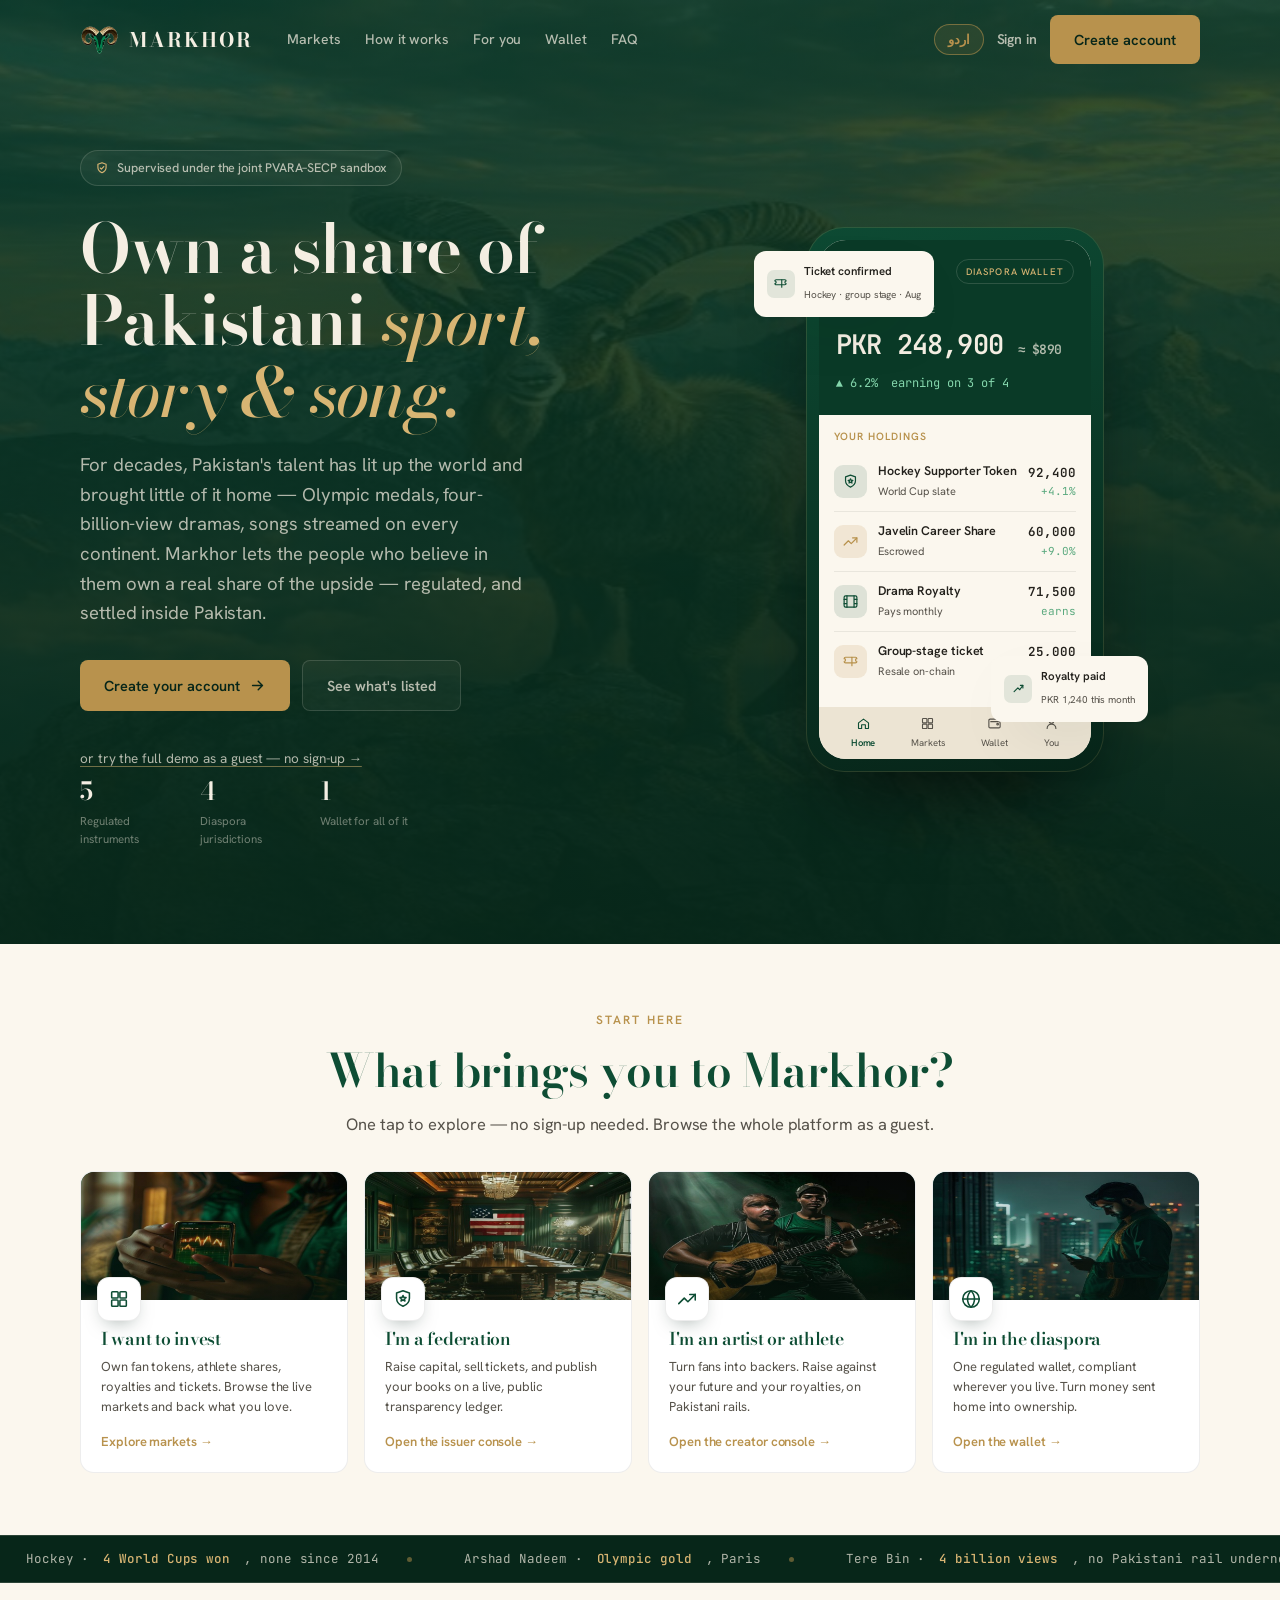
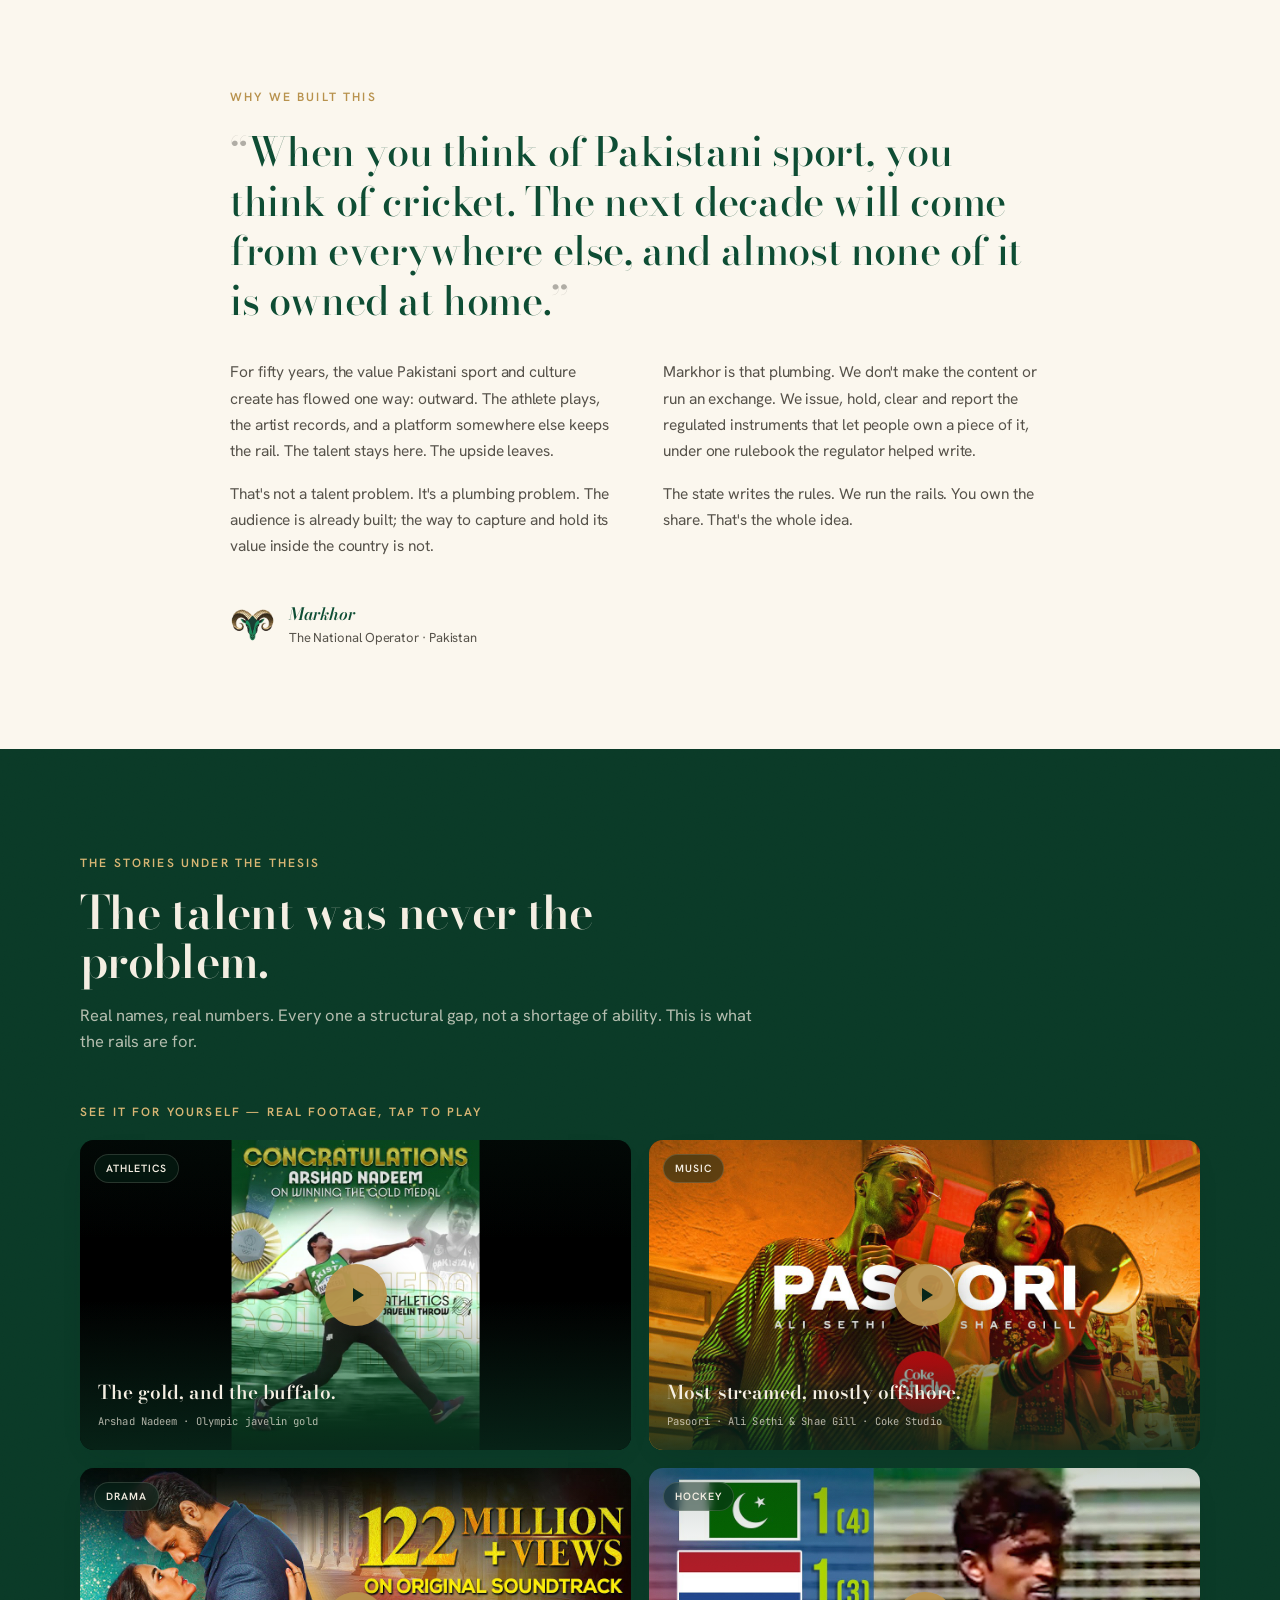
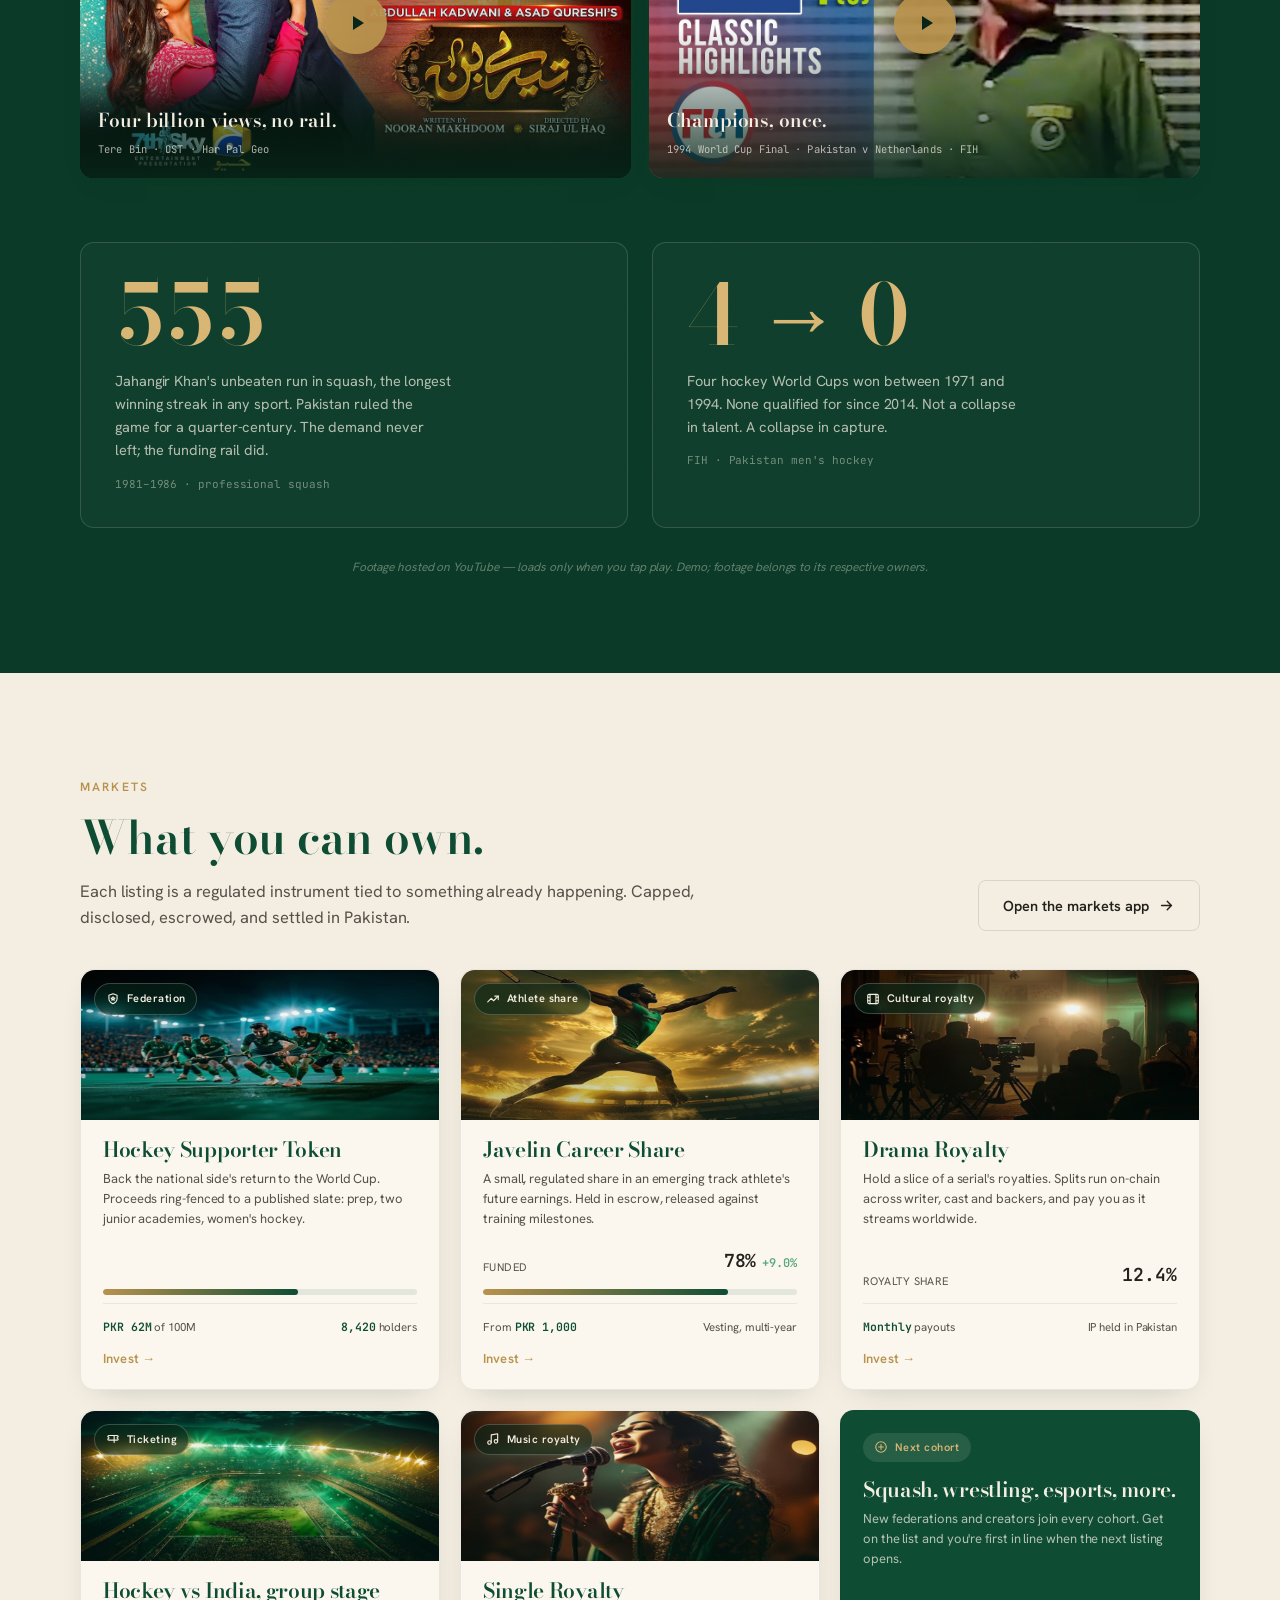
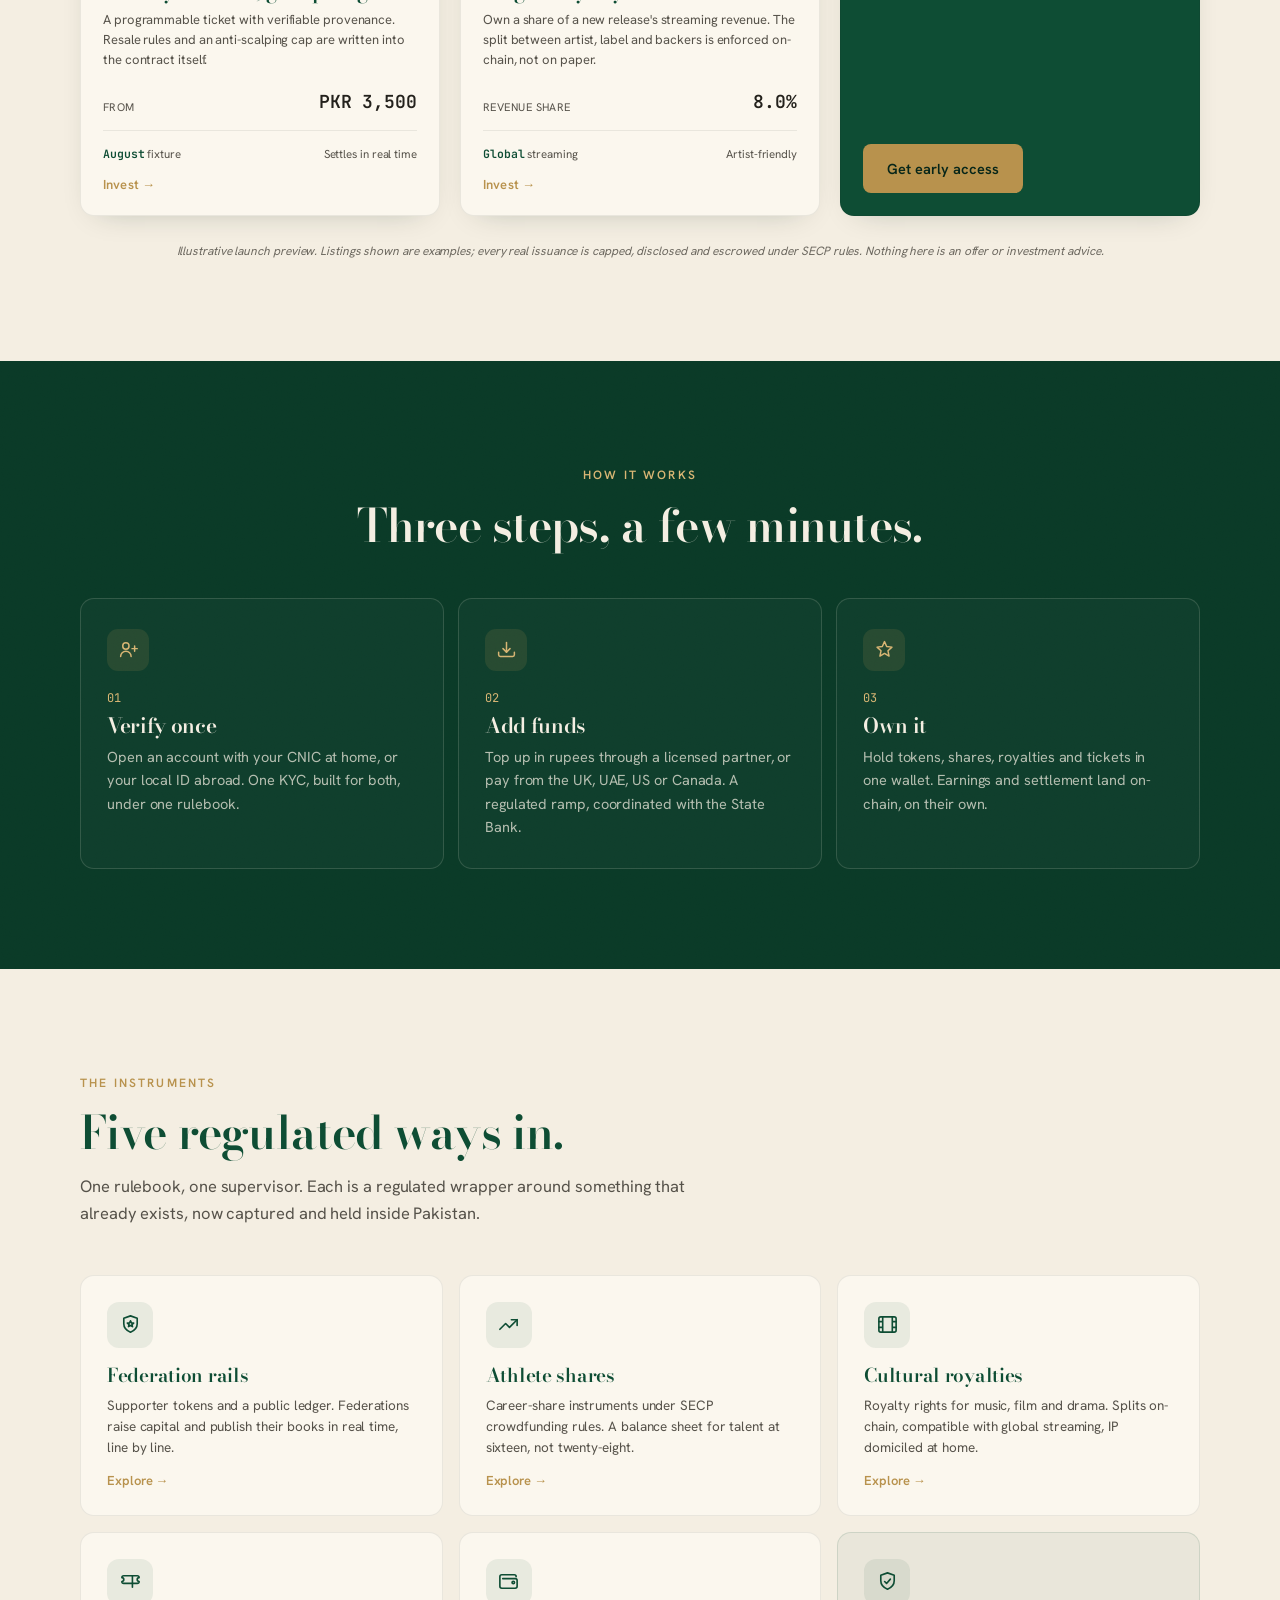
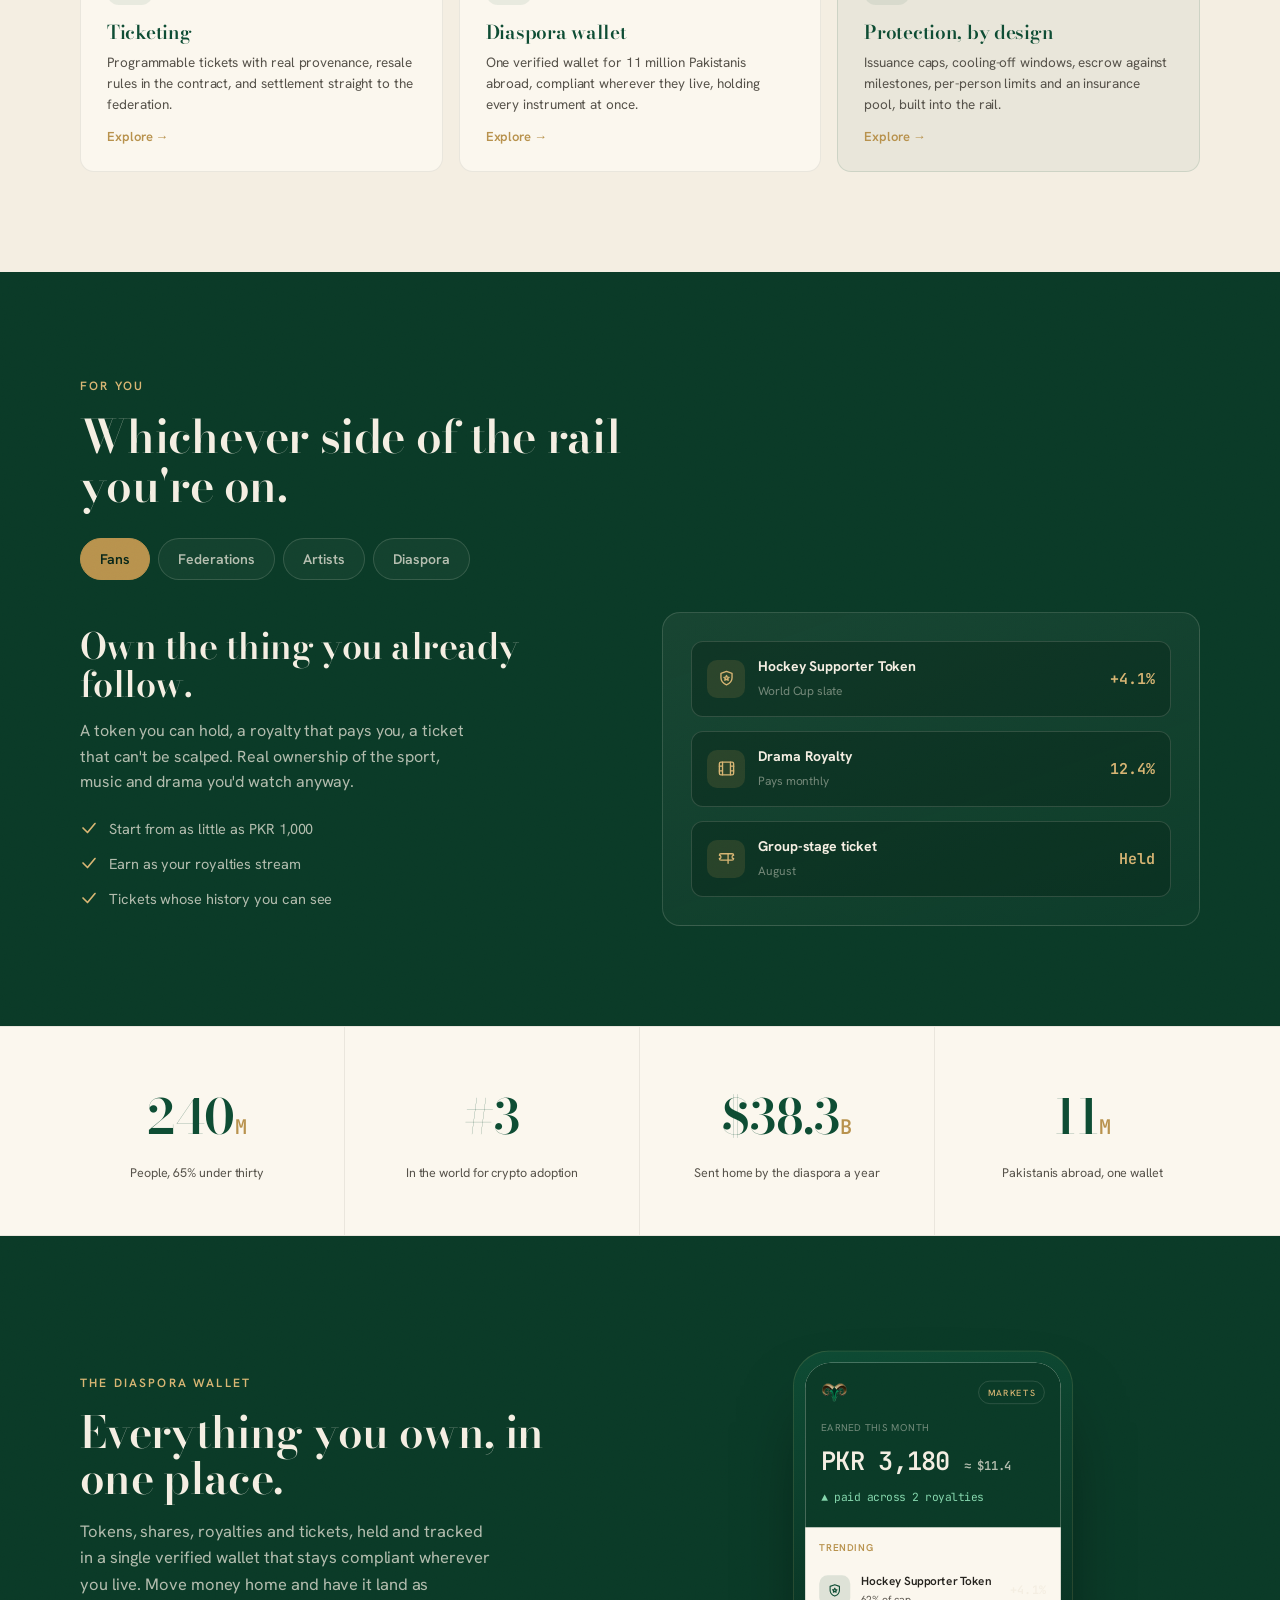
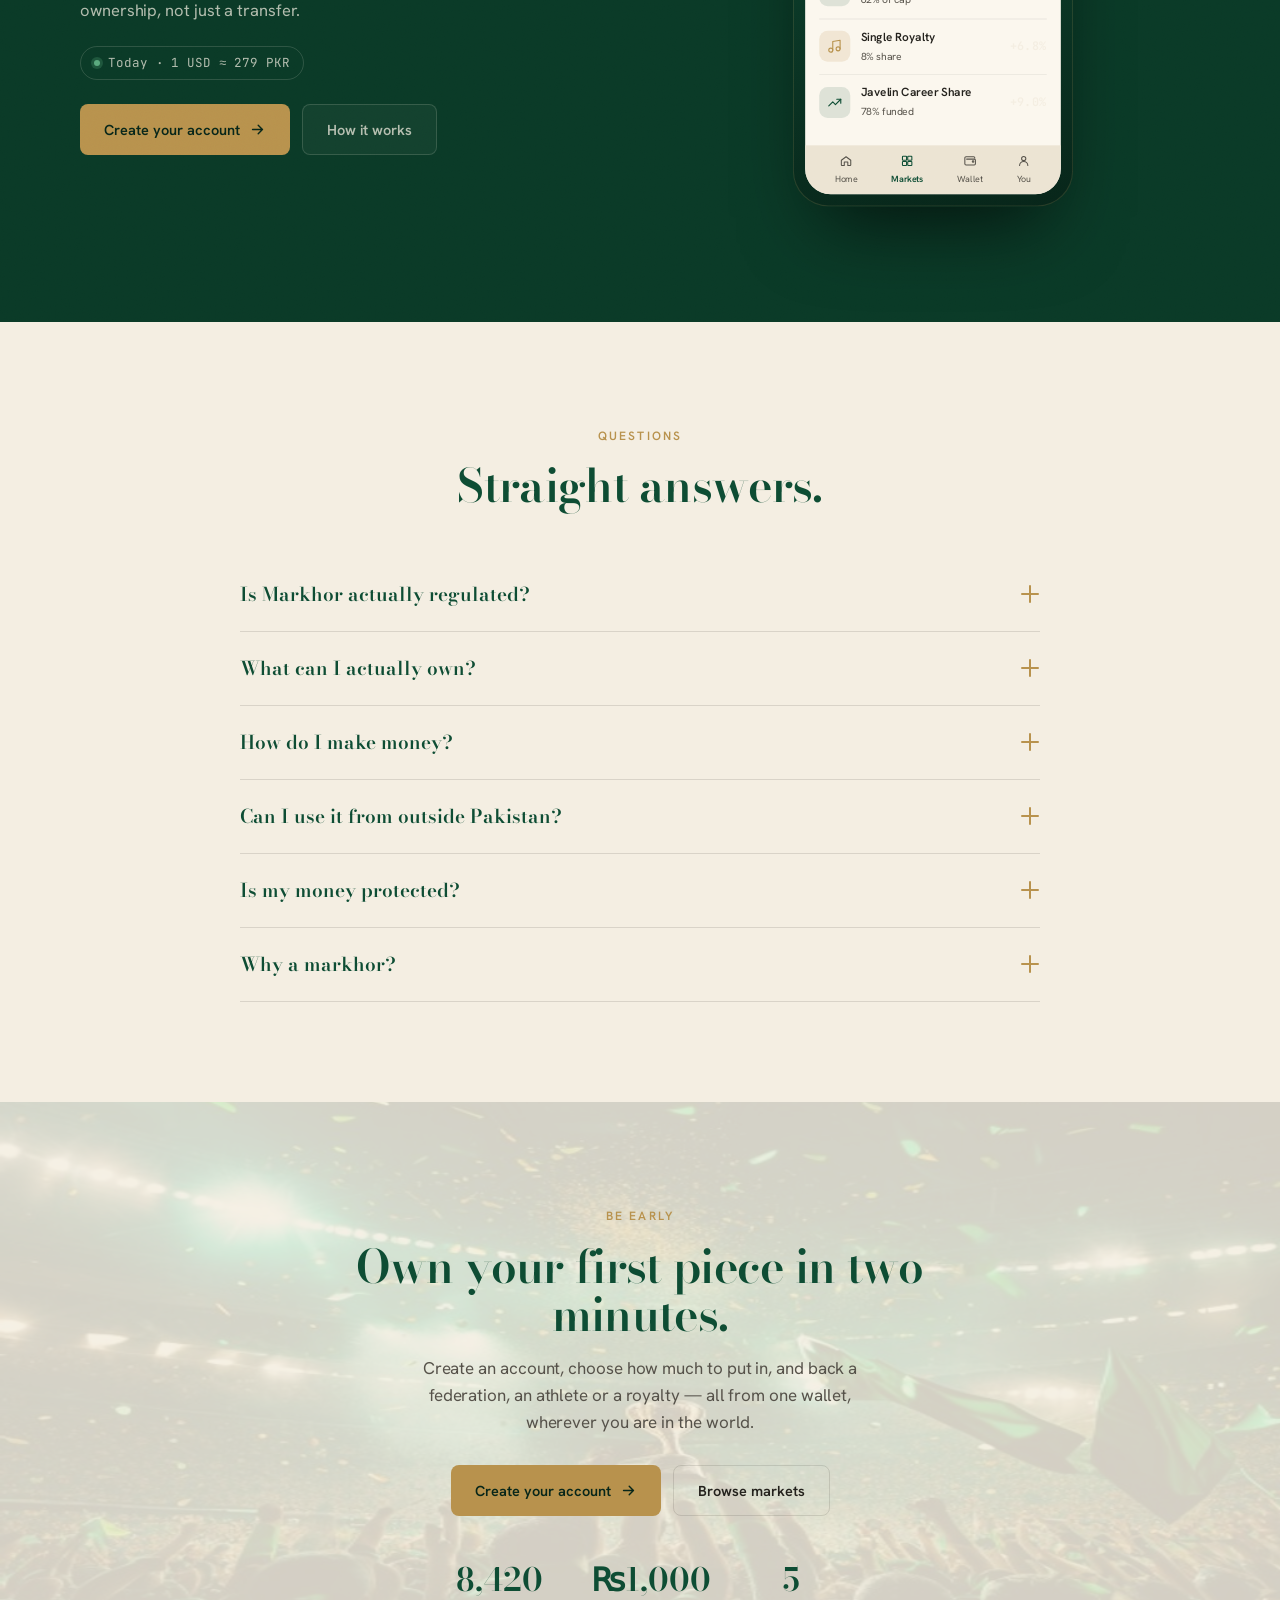
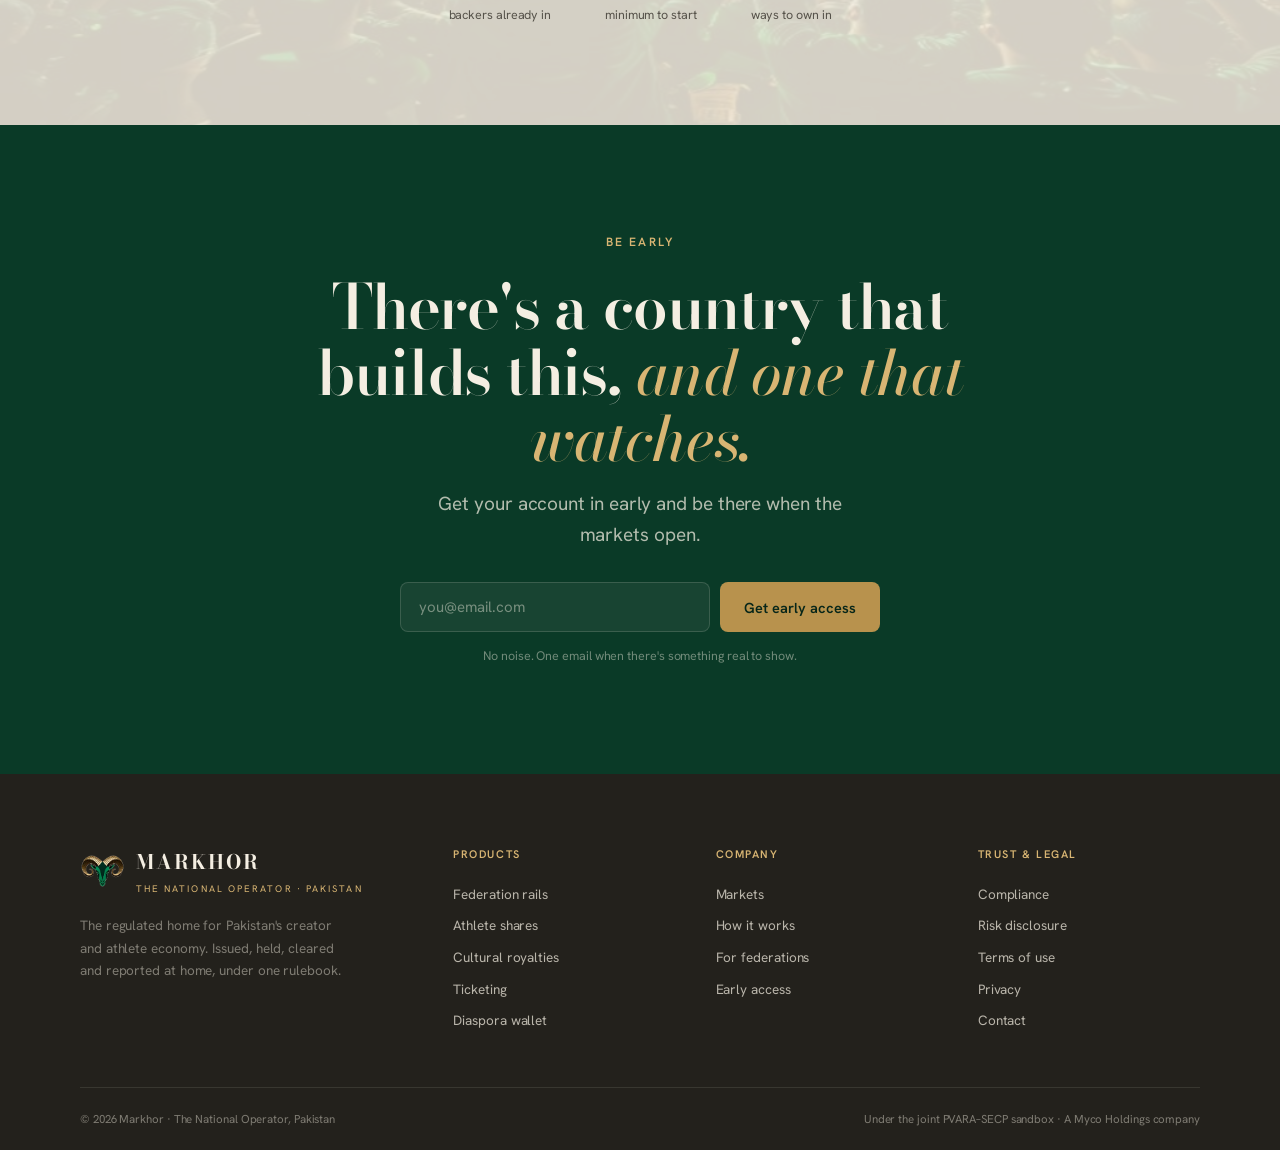
<file: index.html>
<!DOCTYPE html>
<html lang="en">
<head>
<meta charset="UTF-8">
<meta name="viewport" content="width=device-width, initial-scale=1.0">
<title>Markhor — Own a share of Pakistani sport, story &amp; song</title>
<meta name="description" content="Markhor is Pakistan's regulated home for fan tokens, athlete shares, royalty rights and tickets, with one wallet for the diaspora. Supervised under the joint PVARA–SECP sandbox.">
<link rel="canonical" href="https://markhor.pk/">
<meta name="theme-color" content="#0a3a27">
<meta name="robots" content="index,follow">
<link rel="icon" type="image/png" sizes="64x64" href="assets/img/favicon-64.png">
<link rel="icon" type="image/png" sizes="192x192" href="assets/img/icon-192.png">
<link rel="apple-touch-icon" href="assets/img/apple-touch-icon.png">
<link rel="manifest" href="site.webmanifest">
<meta property="og:type" content="website">
<meta property="og:site_name" content="Markhor">
<meta property="og:title" content="Markhor — Own a share of Pakistani sport, story &amp; song">
<meta property="og:description" content="Pakistan's regulated home for fan tokens, athlete shares, royalty rights and tickets. One wallet for the diaspora. Supervised under the joint PVARA–SECP sandbox.">
<meta property="og:url" content="https://saqibpathan89-sys.github.io/markhor-site/">
<meta property="og:image" content="https://saqibpathan89-sys.github.io/markhor-site/assets/img/og.png">
<meta property="og:image:width" content="1200">
<meta property="og:image:height" content="630">
<meta name="twitter:card" content="summary_large_image">
<meta name="twitter:title" content="Markhor — Own a share of Pakistani sport, story &amp; song">
<meta name="twitter:description" content="Pakistan's regulated home for fan tokens, athlete shares, royalty rights and tickets. Supervised under the joint PVARA–SECP sandbox.">
<meta name="twitter:image" content="https://saqibpathan89-sys.github.io/markhor-site/assets/img/og.png">
<link rel="preload" href="assets/fonts/hankengrotesk-400-latin.woff2" as="font" type="font/woff2" crossorigin>
<link rel="preload" href="assets/fonts/bodonimoda-600-latin.woff2" as="font" type="font/woff2" crossorigin>
<link rel="stylesheet" href="assets/fonts/fonts.css">
<script type="application/ld+json">
{"@context":"https://schema.org","@type":"Organization","name":"Markhor","alternateName":"Markhor — The National Operator","url":"https://markhor.pk/","logo":"https://markhor.pk/assets/img/icon-512.png","description":"Pakistan's regulated home for fan tokens, athlete shares, royalty rights and tickets, with one wallet for the diaspora. Supervised under the joint PVARA–SECP sandbox.","foundingLocation":{"@type":"Country","name":"Pakistan"},"slogan":"Own a share of Pakistani sport, story and song."}
</script>
<style>
  :root{
    --bone:#F4EEE2;--paper:#FBF7EE;--bone-2:#ece4d3;--brass:#B8924D;--brass-2:#caa463;--brass-soft:#d8b573;
    --emerald:#0E4D34;--emerald-deep:#0a3a27;--emerald-darker:#072619;--ink:#23211c;--ink-soft:#56524a;
    --bone-dim:rgba(244,238,226,.72);--bone-faint:rgba(244,238,226,.44);
    --line:rgba(35,33,28,.13);--line-2:rgba(35,33,28,.08);--line-l:rgba(244,238,226,.15);
    --up:#5aa97e;--card:#FBF7EE;
    --disp:'Bodoni Moda',Georgia,serif;--sans:'Hanken Grotesk',-apple-system,BlinkMacSystemFont,'Segoe UI',sans-serif;--mono:'JetBrains Mono',ui-monospace,monospace;
    --sh:0 22px 60px -28px rgba(7,38,25,.34);--sh-s:0 10px 30px -18px rgba(7,38,25,.3);
    --r:14px;
  }
  *{margin:0;padding:0;box-sizing:border-box}
  html{scroll-behavior:smooth;-webkit-text-size-adjust:100%}
  body{font-family:var(--sans);background:var(--bone);color:var(--ink);-webkit-font-smoothing:antialiased;line-height:1.6;font-weight:400;overflow-x:hidden;letter-spacing:-.005em}
  ::selection{background:var(--brass);color:var(--paper)}
  a{color:inherit}
  img,svg{display:block}
  .wrap{max-width:1180px;margin:0 auto;padding:0 30px}
  h1,h2,h3{font-family:var(--disp);font-weight:600;line-height:1.06;letter-spacing:-.015em}
  .num{font-family:var(--mono);font-feature-settings:"tnum";letter-spacing:-.02em}
  .kicker{font-family:var(--sans);font-size:12px;font-weight:600;letter-spacing:.18em;text-transform:uppercase;color:var(--brass)}
  .kicker.l{color:var(--brass-soft)}
  .btn{font-family:var(--sans);font-size:14.5px;font-weight:600;text-decoration:none;padding:13px 24px;border-radius:8px;transition:transform .18s,background .18s,box-shadow .18s,border-color .18s;display:inline-flex;align-items:center;gap:9px;cursor:pointer;border:none;white-space:nowrap;letter-spacing:0}
  .btn svg{width:17px;height:17px;stroke-width:2}
  .btn-primary{background:var(--brass);color:var(--emerald-darker)}
  .btn-primary:hover{background:var(--brass-2);transform:translateY(-1px);box-shadow:0 10px 24px -10px rgba(184,146,77,.65)}
  .btn-ghost{background:transparent;border:1px solid var(--line);color:var(--ink)}
  .btn-ghost:hover{border-color:var(--emerald);color:var(--emerald)}
  .btn-ghost-l{background:rgba(244,238,226,.04);border:1px solid var(--line-l);color:var(--bone-dim)}
  .btn-ghost-l:hover{border-color:var(--brass-soft);color:var(--bone)}
  .skip{position:absolute;left:-999px;top:8px;background:var(--brass);color:var(--emerald-darker);padding:10px 16px;border-radius:6px;font-weight:600;z-index:200}
  .skip:focus{left:12px}
  a:focus-visible,button:focus-visible,input:focus-visible{outline:2px solid var(--brass-soft);outline-offset:3px;border-radius:4px}
  .reveal{opacity:0;transform:translateY(20px);transition:opacity .7s cubic-bezier(.2,.7,.2,1),transform .7s cubic-bezier(.2,.7,.2,1)}
  .reveal.in{opacity:1;transform:none}
  .grain::before{content:"";position:absolute;inset:0;pointer-events:none;opacity:.045;mix-blend-mode:overlay;z-index:1;
    background-image:url("data:image/svg+xml,%3Csvg xmlns='http://www.w3.org/2000/svg' width='160' height='160'%3E%3Cfilter id='n'%3E%3CfeTurbulence type='fractalNoise' baseFrequency='.85' numOctaves='2' stitchTiles='stitch'/%3E%3C/filter%3E%3Crect width='100%25' height='100%25' filter='url(%23n)'/%3E%3C/svg%3E")}

  /* progress */
  #prog{position:fixed;top:0;left:0;height:2px;background:var(--brass);z-index:120;width:0}

  /* nav */
  nav{position:fixed;top:0;left:0;right:0;z-index:100;transition:background .3s,border-color .3s,box-shadow .3s}
  nav .bar{max-width:1180px;margin:0 auto;padding:15px 30px;display:flex;align-items:center;gap:28px}
  nav.scrolled{background:rgba(244,238,226,.9);backdrop-filter:blur(16px);box-shadow:0 1px 0 var(--line-2)}
  .brand{display:flex;align-items:center;gap:10px;text-decoration:none;flex:none}
  .brand img{height:30px}
  .brand b{font-family:var(--disp);font-weight:700;font-size:20px;letter-spacing:.1em;color:var(--bone);transition:color .3s}
  nav.scrolled .brand b{color:var(--emerald)}
  .nlinks{display:flex;gap:24px;margin-left:6px}
  .nlinks a{font-size:14px;font-weight:500;color:var(--bone-dim);text-decoration:none;transition:color .2s}
  nav.scrolled .nlinks a{color:var(--ink-soft)}
  .nlinks a:hover{color:var(--brass-soft)}nav.scrolled .nlinks a:hover{color:var(--brass)}
  .nav-r{margin-left:auto;display:flex;align-items:center;gap:13px;flex:none}
  .nav-r .signin{font-size:14px;font-weight:600;color:var(--bone-dim);text-decoration:none}
  nav.scrolled .nav-r .signin{color:var(--ink)}.nav-r .signin:hover{color:var(--brass-soft)}
  .burger{display:none;flex-direction:column;gap:5px;background:none;border:none;cursor:pointer;padding:6px}
  .burger span{width:23px;height:2px;background:var(--bone);border-radius:2px;transition:.25s}
  nav.scrolled .burger span{background:var(--ink)}
  .burger.open span:nth-child(1){transform:translateY(7px) rotate(45deg)}
  .burger.open span:nth-child(2){opacity:0}
  .burger.open span:nth-child(3){transform:translateY(-7px) rotate(-45deg)}
  .mmenu{display:none;flex-direction:column;padding:6px 30px 20px;background:rgba(244,238,226,.97);backdrop-filter:blur(16px);box-shadow:0 1px 0 var(--line-2)}
  .mmenu a{font-size:16px;font-weight:500;color:var(--ink);text-decoration:none;padding:13px 0;border-bottom:1px solid var(--line-2)}
  .mmenu a.btn{border-bottom:none;justify-content:center;color:var(--emerald-darker);margin-top:12px}
  .mmenu.open{display:flex}
  @media(max-width:980px){.nlinks{display:none}.burger{display:flex}}
  @media(max-width:540px){.nav-r .signin,.cta-create{display:none}}

  /* hero */
  .hero{position:relative;background:var(--emerald-deep);overflow:hidden;padding:150px 0 96px}
  .hero video{position:absolute;inset:0;width:100%;height:100%;object-fit:cover;opacity:.15}
  .hero .veil{position:absolute;inset:0;background:linear-gradient(175deg,rgba(10,58,39,.6),rgba(7,38,25,.94));z-index:1}
  .hero .wrap{position:relative;z-index:2;display:grid;grid-template-columns:1.08fr .92fr;gap:54px;align-items:center}
  .hpill{display:inline-flex;align-items:center;gap:8px;font-size:12.5px;font-weight:500;color:var(--bone-dim);border:1px solid var(--line-l);background:rgba(244,238,226,.04);padding:7px 14px;border-radius:30px;margin-bottom:26px}
  .hpill svg{width:14px;height:14px;color:var(--brass-soft);stroke-width:2}
  .hero h1{font-family:var(--disp);color:var(--bone);font-size:clamp(40px,5.4vw,68px);font-weight:600;letter-spacing:-.02em;margin-bottom:22px}
  .hero h1 em{font-style:italic;font-weight:500;color:var(--brass-soft)}
  .hero .sub{font-size:clamp(16px,1.55vw,18.5px);color:var(--bone-dim);max-width:45ch;margin-bottom:32px;font-weight:400}
  .hcta{display:flex;gap:12px;flex-wrap:wrap;margin-bottom:34px}
  .hstats{display:flex;gap:30px;flex-wrap:wrap}
  .hstats .s .n{font-family:var(--disp);font-weight:600;font-size:25px;color:var(--bone)}
  .hstats .s .l{font-size:11.5px;color:var(--bone-faint);margin-top:1px;max-width:15ch}
  @media(max-width:860px){.hero .wrap{grid-template-columns:1fr;gap:46px}.hero{padding-top:124px}}

  /* phone */
  .phone-wrap{justify-self:center;position:relative}
  .phone{position:relative;z-index:2;width:298px;background:linear-gradient(168deg,#0d4a33,#072519);border-radius:38px;padding:13px;box-shadow:0 44px 84px -32px rgba(0,0,0,.7),inset 0 0 0 1px rgba(216,181,115,.16)}
  .screen{background:var(--paper);border-radius:27px;overflow:hidden;font-size:13px}
  .st{background:var(--emerald-deep);padding:19px 17px 21px;color:var(--bone);position:relative}
  .st .r{display:flex;align-items:center;justify-content:space-between;margin-bottom:17px}
  .st .r img{height:21px}
  .st .chip{font-size:9.5px;font-weight:500;letter-spacing:.12em;text-transform:uppercase;color:var(--brass-soft);border:1px solid var(--line-l);padding:4px 9px;border-radius:20px}
  .st .bl{font-size:10.5px;color:var(--bone-faint);letter-spacing:.06em;text-transform:uppercase}
  .st .bal{font-family:var(--mono);font-weight:600;font-size:27px;color:var(--bone);margin-top:5px;letter-spacing:-.03em}
  .st .bal s{font-size:13px;color:var(--bone-dim);text-decoration:none}
  .st .up{display:inline-flex;gap:6px;align-items:center;font-size:12px;color:#84d6ac;margin-top:8px;font-family:var(--mono)}
  .sb{padding:13px 15px 16px}
  .sb .hd{font-size:10.5px;letter-spacing:.1em;text-transform:uppercase;color:var(--brass);font-weight:600;margin-bottom:8px}
  .hold{display:flex;align-items:center;gap:11px;padding:9px 0;border-bottom:1px solid var(--line-2)}
  .hold:last-child{border-bottom:none}
  .hold .ic{width:33px;height:33px;border-radius:9px;display:flex;align-items:center;justify-content:center;flex:none}
  .hold .ic svg{width:17px;height:17px;stroke-width:1.7}
  .hold .nm{flex:1;min-width:0}.hold .nm b{font-weight:600;font-size:12.5px;color:var(--ink);display:block}
  .hold .nm span{font-size:11px;color:var(--ink-soft)}
  .hold .vl{text-align:right}.hold .vl b{font-weight:600;font-size:12.5px;font-family:var(--mono)}
  .hold .vl span{font-size:11px;color:var(--up);display:block;font-family:var(--mono)}
  .stb{display:flex;background:var(--bone-2);padding:9px 14px;justify-content:space-around}
  .stb div{font-size:9.5px;color:var(--ink-soft);display:flex;flex-direction:column;align-items:center;gap:4px}
  .stb div svg{width:15px;height:15px;stroke-width:1.8}.stb div.a{color:var(--emerald);font-weight:600}
  .float{position:absolute;z-index:3;background:var(--card);border-radius:12px;padding:11px 13px;box-shadow:var(--sh);display:flex;align-items:center;gap:9px}
  .float .fi{width:28px;height:28px;border-radius:7px;background:rgba(14,77,52,.1);display:flex;align-items:center;justify-content:center;color:var(--emerald)}
  .float .fi svg{width:15px;height:15px;stroke-width:1.8}
  .float b{font-size:11.5px;font-weight:600;display:block}.float span{font-size:10px;color:var(--ink-soft)}
  .f1{top:24px;left:-52px}.f2{bottom:50px;right:-44px}
  @media(max-width:520px){.phone{width:272px}.f1{left:-16px}.f2{right:-10px}}

  /* ticker */
  .ticker{background:var(--emerald-darker);border-top:1px solid var(--line-l);border-bottom:1px solid var(--line-l);overflow:hidden;padding:13px 0;position:relative}
  .ticker .track{display:flex;gap:0;width:max-content;animation:scroll 46s linear infinite}
  .ticker:hover .track{animation-play-state:paused}
  .ticker .it{display:inline-flex;align-items:center;gap:14px;padding:0 26px;font-family:var(--mono);font-size:12.5px;color:var(--bone-dim);white-space:nowrap}
  .ticker .it b{color:var(--brass-soft);font-weight:500}
  .ticker .it::after{content:"";width:5px;height:5px;border-radius:50%;background:var(--brass);opacity:.5;margin-left:14px}
  @keyframes scroll{to{transform:translateX(-50%)}}

  /* section shell */
  .sec{padding:100px 0;position:relative}
  .sec.tight{padding:78px 0}
  .head{max-width:640px;margin-bottom:48px}
  .head.c{margin-left:auto;margin-right:auto;text-align:center}
  .head h2{font-size:clamp(30px,3.8vw,46px);color:var(--emerald);margin:14px 0 16px}
  .head p{font-size:16.5px;color:var(--ink-soft);line-height:1.62}
  .dark{background:var(--emerald-deep);color:var(--bone)}
  .dark .head h2{color:var(--bone)}.dark .head p{color:var(--bone-dim)}

  /* editorial */
  .ed{background:var(--paper)}
  .ed .wrap{max-width:880px}
  .ed .lead{font-family:var(--disp);font-weight:500;font-size:clamp(24px,3.3vw,40px);line-height:1.24;color:var(--emerald);letter-spacing:-.01em}
  .ed .lead .q{color:var(--ink);opacity:.34}
  .ed .body{margin-top:34px;columns:2;column-gap:46px;font-size:15.5px;color:var(--ink-soft);line-height:1.7}
  .ed .body p{margin-bottom:16px;break-inside:avoid}
  .ed .sig{margin-top:38px;display:flex;align-items:center;gap:14px}
  .ed .sig img{height:34px;opacity:.9}
  .ed .sig div{font-size:13px;color:var(--ink-soft)}
  .ed .sig b{font-family:var(--disp);font-style:italic;font-weight:600;font-size:17px;color:var(--emerald);display:block}
  @media(max-width:680px){.ed .body{columns:1}}

  /* stories */
  .stories .head{max-width:680px}
  .story{display:grid;grid-template-columns:1fr 1fr;align-items:stretch;min-height:430px}
  .story .sv{position:relative;overflow:hidden;min-height:300px;background:var(--emerald-darker)}
  .story .sv video{position:absolute;inset:0;width:100%;height:100%;object-fit:cover;filter:saturate(.95) contrast(1.03)}
  .story .sv::after{content:"";position:absolute;inset:0;background:linear-gradient(90deg,rgba(7,38,25,.5),transparent 55%)}
  .story.rev .sv{order:2}
  .story.rev .sv::after{background:linear-gradient(270deg,rgba(7,38,25,.5),transparent 55%)}
  .story .sc{display:flex;flex-direction:column;justify-content:center;padding:56px clamp(30px,5vw,72px)}
  .story .snum{font-family:var(--mono);font-size:12px;color:var(--brass-soft);letter-spacing:.06em;margin-bottom:14px}
  .story h3{font-size:clamp(26px,3.2vw,40px);color:var(--bone);margin-bottom:16px}
  .story p{font-size:16px;color:var(--bone-dim);max-width:46ch;margin-bottom:14px}
  .story .ssrc{font-family:var(--mono);font-size:11px;color:var(--bone-faint);margin-top:6px;letter-spacing:.02em}
  .statrow{display:grid;grid-template-columns:1fr 1fr;gap:24px;margin-top:64px}
  .stat{border:1px solid var(--line-l);border-radius:var(--r);padding:34px;background:rgba(244,238,226,.025)}
  .stat .big{font-family:var(--disp);font-weight:600;font-size:clamp(50px,7vw,84px);color:var(--brass-soft);line-height:.9;margin-bottom:16px}
  .stat p{font-size:14.5px;color:var(--bone-dim);max-width:42ch}
  .stat .src{font-family:var(--mono);font-size:11px;color:var(--bone-faint);margin-top:14px}
  @media(max-width:760px){.story{grid-template-columns:1fr}.story.rev .sv{order:0}.story .sv{min-height:240px}.statrow{grid-template-columns:1fr}}

  /* live fx */
  .fx{display:inline-flex;align-items:center;gap:8px;font-family:var(--mono);font-size:12.5px;color:var(--bone-dim);border:1px solid var(--line-l);border-radius:30px;padding:6px 13px;margin-bottom:24px}
  .fx .live{width:6px;height:6px;border-radius:50%;background:var(--up);box-shadow:0 0 0 3px rgba(90,169,126,.25);animation:fxp 2s infinite}
  @keyframes fxp{50%{opacity:.4}}

  /* youtube facade gallery */
  .ytgrid{display:grid;grid-template-columns:1fr 1fr;gap:18px}
  .yt{position:relative;aspect-ratio:16/9;border-radius:var(--r);overflow:hidden;cursor:pointer;background:var(--emerald-darker);box-shadow:var(--sh-s);outline:none}
  .yt::before{content:"";position:absolute;inset:0;background-image:var(--t);background-size:cover;background-position:center;transition:transform .5s}
  .yt:hover::before{transform:scale(1.05)}
  .yt::after{content:"";position:absolute;inset:0;background:linear-gradient(180deg,rgba(7,38,25,.2),transparent 32%,transparent 52%,rgba(7,38,25,.88))}
  .yt>span{position:absolute;z-index:2;transition:opacity .3s}
  .yt-tag{top:14px;left:14px;font-family:var(--sans);font-size:10.5px;font-weight:600;letter-spacing:.1em;text-transform:uppercase;color:var(--bone);background:rgba(7,38,25,.5);backdrop-filter:blur(4px);border:1px solid var(--line-l);padding:5px 11px;border-radius:30px}
  .yt-play{top:50%;left:50%;transform:translate(-50%,-50%);width:62px;height:62px;border-radius:50%;background:rgba(184,146,77,.94);display:flex;align-items:center;justify-content:center;box-shadow:0 10px 34px rgba(0,0,0,.45);transition:transform .25s,background .25s}
  .yt-play svg{width:24px;height:24px;color:var(--emerald-darker);margin-left:3px}
  .yt:hover .yt-play,.yt:focus-visible .yt-play{transform:translate(-50%,-50%) scale(1.09);background:var(--brass-soft)}
  .yt:focus-visible{box-shadow:0 0 0 3px var(--brass-soft)}
  .yt-cap{left:0;right:0;bottom:0;padding:18px;text-align:left}
  .yt-cap b{font-family:var(--disp);font-weight:600;font-size:19px;color:var(--bone);display:block;margin-bottom:3px;line-height:1.15}
  .yt-cap span{font-family:var(--mono);font-size:10.5px;color:var(--bone-dim);letter-spacing:.01em}
  .yt.on>span{opacity:0;pointer-events:none}
  .yt iframe{position:absolute;inset:0;width:100%;height:100%;border:0;z-index:5}
  @media(max-width:680px){.ytgrid{grid-template-columns:1fr}}

  /* markets */
  .mtop{display:flex;align-items:flex-end;justify-content:space-between;gap:20px;margin-bottom:38px;flex-wrap:wrap}
  .mgrid{display:grid;grid-template-columns:repeat(3,1fr);gap:20px}
  .mc{background:var(--card);border:1px solid var(--line-2);border-radius:var(--r);padding:22px;box-shadow:var(--sh-s);transition:transform .22s,box-shadow .22s,border-color .22s;display:flex;flex-direction:column;text-decoration:none;color:inherit}
  .mc:hover{transform:translateY(-4px);box-shadow:var(--sh);border-color:rgba(184,146,77,.42)}
  .mc .cat{display:inline-flex;align-self:flex-start;align-items:center;gap:7px;font-size:11px;font-weight:600;letter-spacing:.04em;color:var(--brass);background:rgba(184,146,77,.1);padding:6px 11px;border-radius:30px;margin-bottom:16px}
  .mc .cat svg{width:14px;height:14px;stroke-width:1.9}
  .mc h3{font-size:21px;color:var(--emerald);margin-bottom:7px;line-height:1.14;font-weight:600}
  .mc .d{font-size:13px;color:var(--ink-soft);margin-bottom:18px;flex-grow:1;line-height:1.55}
  .spark{margin:0 0 14px;width:100%;height:42px}
  .srow{display:flex;justify-content:space-between;align-items:flex-end;margin-bottom:13px}
  .srow .k{font-size:11px;color:var(--ink-soft);text-transform:uppercase;letter-spacing:.04em}
  .srow .v{font-family:var(--mono);font-weight:600;font-size:18px;color:var(--ink)}
  .srow .v .u{font-size:12px;color:var(--up);margin-left:6px}
  .prog{height:6px;background:rgba(14,77,52,.1);border-radius:6px;overflow:hidden;margin-bottom:8px}
  .prog i{display:block;height:100%;background:linear-gradient(90deg,var(--brass),var(--emerald));border-radius:6px}
  .mc .meta{display:flex;justify-content:space-between;font-size:11.5px;color:var(--ink-soft);margin-top:auto;padding-top:14px;border-top:1px solid var(--line-2)}
  .mc[data-action]{cursor:pointer}
  .mc[data-action]::after{content:"Invest →";display:block;margin-top:13px;font:600 13px var(--sans);color:var(--brass);letter-spacing:.01em;transition:gap .2s}
  .mc[data-action]:hover::after{color:var(--brass-2)}
  .mc-img{height:150px;margin:-22px -22px 18px;border-radius:14px 14px 0 0;background:var(--img) center/cover no-repeat,linear-gradient(160deg,#0e4d34,#072619);position:relative;overflow:hidden}
  .mc-img::after{content:"";position:absolute;inset:0;background:linear-gradient(180deg,rgba(7,38,25,.12),transparent 42%,rgba(7,38,25,.32));transition:background .25s}
  .mc:hover .mc-img{transform:none}
  .mc:hover .mc-img::after{background:linear-gradient(180deg,rgba(7,38,25,.05),transparent 42%,rgba(7,38,25,.25))}
  .mc-img .cat{position:absolute;top:13px;left:13px;z-index:2;margin-bottom:0;background:rgba(7,38,25,.58);backdrop-filter:blur(5px);color:var(--bone);border:1px solid rgba(244,238,226,.22)}
  .mc .meta b{color:var(--emerald);font-weight:600;font-family:var(--mono)}
  .mc.feat{background:var(--emerald);color:var(--bone);justify-content:flex-start;align-items:flex-start;gap:0}
  .mc.feat .cat{background:rgba(244,238,226,.1);color:var(--brass-soft)}
  .mc.feat h3{color:var(--bone)}.mc.feat .d{color:var(--bone-dim)}
  .disc{margin-top:26px;font-size:12px;color:var(--ink-soft);text-align:center;font-style:italic;opacity:.85}
  @media(max-width:900px){.mgrid{grid-template-columns:1fr 1fr}}
  @media(max-width:600px){.mgrid{grid-template-columns:1fr}}

  /* steps */
  .steps{display:grid;grid-template-columns:repeat(3,1fr);gap:14px}
  .step{padding:30px 26px;border:1px solid var(--line-l);border-radius:var(--r);background:rgba(244,238,226,.025);position:relative}
  .step .si{width:42px;height:42px;border-radius:11px;background:rgba(184,146,77,.14);color:var(--brass-soft);display:flex;align-items:center;justify-content:center;margin-bottom:18px}
  .step .si svg{width:21px;height:21px;stroke-width:1.7}
  .step .sn{font-family:var(--mono);font-size:12px;color:var(--brass-soft);margin-bottom:6px}
  .step h3{font-size:21px;color:var(--bone);margin-bottom:9px;font-weight:600}
  .step p{font-size:14.5px;color:var(--bone-dim)}
  @media(max-width:760px){.steps{grid-template-columns:1fr}}

  /* products */
  .prods{display:grid;grid-template-columns:repeat(3,1fr);gap:16px}
  .prod{background:var(--card);border:1px solid var(--line-2);border-radius:var(--r);padding:26px;transition:transform .2s,box-shadow .2s}
  .prod:hover{transform:translateY(-3px);box-shadow:var(--sh-s)}
  .prod[data-action]{cursor:pointer}
  .prod[data-action]::after{content:"Explore →";display:block;margin-top:14px;font:600 13px var(--sans);color:var(--brass)}
  .prod .pi{width:46px;height:46px;border-radius:12px;background:rgba(14,77,52,.08);color:var(--emerald);display:flex;align-items:center;justify-content:center;margin-bottom:18px}
  .prod .pi svg{width:23px;height:23px;stroke-width:1.7}
  .prod h3{font-size:19px;color:var(--emerald);margin-bottom:9px;font-weight:600}
  .prod p{font-size:13.5px;color:var(--ink-soft);line-height:1.55}
  @media(max-width:860px){.prods{grid-template-columns:1fr 1fr}}
  @media(max-width:540px){.prods{grid-template-columns:1fr}}

  /* tabs */
  .tabs{display:flex;gap:8px;flex-wrap:wrap;margin-bottom:32px}
  .tabs button{font-family:var(--sans);font-size:14px;font-weight:600;color:var(--bone-dim);background:rgba(244,238,226,.04);border:1px solid var(--line-l);padding:11px 19px;border-radius:30px;cursor:pointer;transition:.2s}
  .tabs button:hover{color:var(--bone)}.tabs button.a{background:var(--brass);color:var(--emerald-darker);border-color:var(--brass)}
  .tp{display:none;grid-template-columns:1fr 1fr;gap:44px;align-items:center}
  .tp.a{display:grid}
  .tp h3{font-size:clamp(25px,3vw,36px);color:var(--bone);margin-bottom:15px;font-weight:600}
  .tp .c p{font-size:16px;color:var(--bone-dim);margin-bottom:22px;max-width:44ch}
  .tl{display:grid;gap:12px}
  .tl .li{display:flex;gap:11px;font-size:14.5px;color:var(--bone-dim)}
  .tl .li svg{width:18px;height:18px;color:var(--brass-soft);flex:none;margin-top:2px;stroke-width:2.2}
  .tv{background:linear-gradient(160deg,rgba(244,238,226,.06),rgba(244,238,226,.015));border:1px solid var(--line-l);border-radius:18px;padding:28px;min-height:296px;display:flex;flex-direction:column;justify-content:center;gap:14px}
  .vrow{display:flex;align-items:center;gap:13px;background:rgba(7,38,25,.45);border:1px solid var(--line-l);border-radius:12px;padding:13px 15px}
  .vrow .vi{width:38px;height:38px;border-radius:10px;background:rgba(184,146,77,.16);color:var(--brass-soft);display:flex;align-items:center;justify-content:center;flex:none}
  .vrow .vi svg{width:19px;height:19px;stroke-width:1.7}
  .vrow b{font-size:14px;color:var(--bone);display:block}.vrow span{font-size:12px;color:var(--bone-faint)}
  .vrow .amt{margin-left:auto;font-family:var(--mono);font-weight:600;color:var(--brass-soft);font-size:15px}
  @media(max-width:820px){.tp.a{grid-template-columns:1fr}.tv{order:-1}}

  /* stats band */
  .band{background:var(--paper);border-top:1px solid var(--line-2);border-bottom:1px solid var(--line-2)}
  .nums{display:grid;grid-template-columns:repeat(4,1fr)}
  .nums .c{padding:52px 24px;text-align:center;border-right:1px solid var(--line-2)}
  .nums .c:last-child{border-right:none}
  .nums .c .n{font-family:var(--disp);font-weight:600;font-size:clamp(32px,3.8vw,48px);color:var(--emerald)}
  .nums .c .n s{font-family:var(--mono);font-size:.42em;color:var(--brass);font-weight:600;text-decoration:none}
  .nums .c .l{font-size:12.5px;color:var(--ink-soft);margin-top:8px}
  @media(max-width:760px){.nums{grid-template-columns:1fr 1fr}.nums .c:nth-child(2){border-right:none}.nums .c{border-bottom:1px solid var(--line-2)}}

  /* wallet feature */
  .wf{display:grid;grid-template-columns:1fr 1fr;gap:50px;align-items:center}
  @media(max-width:820px){.wf{grid-template-columns:1fr;gap:40px}}

  /* faq */
  .faq{max-width:800px;margin:0 auto}
  .qa{border-bottom:1px solid var(--line)}
  .qa button{width:100%;text-align:left;background:none;border:none;cursor:pointer;padding:22px 0;display:flex;justify-content:space-between;align-items:center;gap:20px;font-family:var(--disp);font-weight:600;font-size:19px;color:var(--emerald)}
  .qa .ans{max-height:0;overflow:hidden;transition:max-height .35s ease}
  .qa .ans p{padding:0 0 22px;font-size:15px;color:var(--ink-soft);max-width:66ch;line-height:1.65}
  .qa .ic{flex:none;width:20px;height:20px;position:relative;transition:transform .3s}
  .qa .ic::before,.qa .ic::after{content:"";position:absolute;background:var(--brass);border-radius:2px}
  .qa .ic::before{top:9px;left:1px;right:1px;height:2px}
  .qa .ic::after{left:9px;top:1px;bottom:1px;width:2px;transition:opacity .3s}
  .qa.open .ic::after{opacity:0}

  /* cta */
  .cta{position:relative;background:var(--emerald-deep);overflow:hidden;padding:108px 0;text-align:center}
  .cta video{position:absolute;inset:0;width:100%;height:100%;object-fit:cover;opacity:.13}
  .cta .veil{position:absolute;inset:0;background:radial-gradient(circle at 50% 35%,rgba(10,58,39,.4),var(--emerald-deep))}
  .cta .wrap{position:relative;z-index:2;max-width:720px}
  .cta h2{font-family:var(--disp);font-size:clamp(34px,5.2vw,62px);color:var(--bone);margin-bottom:18px;font-weight:600;letter-spacing:-.02em}
  .cta h2 em{font-style:italic;color:var(--brass-soft);font-weight:500}
  .cta p{font-size:clamp(16px,1.8vw,19px);color:var(--bone-dim);max-width:40ch;margin:0 auto 32px}
  .cform{display:flex;gap:10px;justify-content:center;max-width:480px;margin:0 auto;flex-wrap:wrap}
  .cform input{flex:1;min-width:230px;font-family:var(--sans);font-size:15px;color:var(--bone);background:rgba(244,238,226,.06);border:1px solid var(--line-l);border-radius:8px;padding:14px 18px;outline:none;transition:border-color .2s}
  .cform input::placeholder{color:var(--bone-faint)}.cform input:focus{border-color:var(--brass)}
  .cnote{margin-top:14px;font-size:12.5px;color:var(--bone-faint)}

  /* footer */
  footer{background:var(--ink);color:var(--bone-dim);padding:72px 0 0}
  footer .top{display:grid;grid-template-columns:1.5fr 1fr 1fr 1fr;gap:40px;padding-bottom:50px}
  footer .fmark{display:flex;align-items:center;gap:11px}
  footer .fmark img{height:34px}
  footer .fmark .fn{font-family:var(--disp);font-weight:700;font-size:20px;letter-spacing:.1em;color:var(--bone)}
  footer .fmark .fs{font-size:9.5px;letter-spacing:.22em;text-transform:uppercase;color:var(--brass-soft);margin-top:3px}
  footer .ftag{font-size:13.5px;line-height:1.65;color:var(--bone-faint);max-width:34ch;margin-top:18px}
  footer h4{font-family:var(--sans);font-size:11px;font-weight:600;letter-spacing:.14em;text-transform:uppercase;color:var(--brass-soft);margin-bottom:15px}
  footer .fcol a{display:block;font-size:13.5px;color:var(--bone-dim);text-decoration:none;padding:5px 0;transition:color .2s}
  footer .fcol a:hover{color:var(--bone)}
  footer .fbot{border-top:1px solid rgba(244,238,226,.1);padding:22px 0;display:flex;justify-content:space-between;flex-wrap:wrap;gap:10px}
  footer .fbot span{font-size:11.5px;color:var(--bone-faint)}
  @media(max-width:760px){footer .top{grid-template-columns:1fr 1fr}footer .fb{grid-column:1/-1}}

  .seg-grid{display:grid;grid-template-columns:repeat(4,1fr);gap:16px}
  .seg-card{display:flex;flex-direction:column;background:#fff;border:1px solid var(--line-2);border-radius:var(--r);overflow:hidden;text-decoration:none;color:inherit;cursor:pointer;transition:transform .2s,box-shadow .2s,border-color .2s}
  .seg-card:hover{transform:translateY(-5px);box-shadow:var(--sh-m);border-color:rgba(184,146,77,.55)}
  .seg-im{height:128px;background:var(--img) center/cover no-repeat,linear-gradient(160deg,#0e4d34,#072619);position:relative}
  .seg-im::after{content:"";position:absolute;inset:0;background:linear-gradient(180deg,rgba(7,38,25,.05),rgba(7,38,25,.42))}
  .seg-ic{position:absolute;left:16px;bottom:-21px;z-index:2;width:44px;height:44px;border-radius:12px;background:#fff;color:var(--emerald);display:flex;align-items:center;justify-content:center;box-shadow:0 8px 20px -10px rgba(7,38,25,.5);border:1px solid var(--line-2)}
  .seg-ic svg{width:22px;height:22px;stroke-width:1.7}
  .seg-bd{display:flex;flex-direction:column;flex:1;padding:30px 20px 22px}
  .seg-card h3{font-size:17.5px;color:var(--emerald);margin-bottom:8px;font-weight:600}
  .seg-card p{font-size:13px;color:var(--ink-soft);line-height:1.55;flex:1}
  .seg-go{margin-top:16px;font:600 13px var(--sans);color:var(--brass)}
  .seg-card:hover .seg-go{color:var(--brass-2)}
  @media(max-width:900px){.seg-grid{grid-template-columns:1fr 1fr}}
  @media(max-width:520px){.seg-grid{grid-template-columns:1fr}}
  /* language toggle + Urdu */
  .lang-tog{background:rgba(184,146,77,.12);border:1px solid rgba(184,146,77,.55);color:var(--brass);font:600 13px var(--sans);padding:6px 13px;border-radius:20px;cursor:pointer;transition:background .2s,color .2s,border-color .2s}
  .lang-tog:hover{background:var(--brass);color:var(--emerald-darker);border-color:var(--brass)}
  html.lang-ur [data-ur]{font-family:'Noto Nastaliq Urdu','Jameel Noori Nastaleeq','Urdu Typesetting','Segoe UI',serif;line-height:2.15}
  html.lang-ur h1[data-ur]{line-height:1.7}
  html.lang-ur .seg-go[data-ur],html.lang-ur .kicker[data-ur]{line-height:1.6}
  /* keep the app shell / modals / toasts left-to-right even in Urdu mode */
  .mk-app,.mk-ov,.mk-toast{direction:ltr}

  @media(prefers-reduced-motion:reduce){
    *{animation:none!important;transition:none!important;scroll-behavior:auto!important}
    .reveal{opacity:1!important;transform:none!important}
    .ticker .track{animation:none!important}
  }
</style>
</head>
<body>
<a class="skip" href="#main">Skip to content</a>

<!-- icon sprite -->
<svg width="0" height="0" style="position:absolute" aria-hidden="true" focusable="false"><defs>
  <symbol id="i-fed" viewBox="0 0 24 24" fill="none" stroke="currentColor" stroke-linecap="round" stroke-linejoin="round"><path d="M12 3l7 2.5v5.6c0 4.3-3 7.2-7 8.9-4-1.7-7-4.6-7-8.9V5.5z"/><path d="M12 8.2l1 2.1 2.3.2-1.8 1.5.6 2.2L12 13l-2.1 1.2.6-2.2-1.8-1.5 2.3-.2z"/></symbol>
  <symbol id="i-ath" viewBox="0 0 24 24" fill="none" stroke="currentColor" stroke-linecap="round" stroke-linejoin="round"><polyline points="3 17 9 11 13 15 21 7"/><polyline points="15 7 21 7 21 13"/></symbol>
  <symbol id="i-film" viewBox="0 0 24 24" fill="none" stroke="currentColor" stroke-linecap="round" stroke-linejoin="round"><rect x="3" y="4" width="18" height="16" rx="2"/><path d="M7 4v16M17 4v16M3 9h4M17 9h4M3 15h4M17 15h4"/></symbol>
  <symbol id="i-ticket" viewBox="0 0 24 24" fill="none" stroke="currentColor" stroke-linecap="round" stroke-linejoin="round"><path d="M3 8a2 2 0 012-2h14a2 2 0 012 2 2 2 0 100 4 2 2 0 01-2 2H5a2 2 0 01-2-2 2 2 0 100-4z"/><path d="M14 6v12"/></symbol>
  <symbol id="i-music" viewBox="0 0 24 24" fill="none" stroke="currentColor" stroke-linecap="round" stroke-linejoin="round"><path d="M9 18V5l11-2v13"/><circle cx="6" cy="18" r="3"/><circle cx="17" cy="16" r="3"/></symbol>
  <symbol id="i-wallet" viewBox="0 0 24 24" fill="none" stroke="currentColor" stroke-linecap="round" stroke-linejoin="round"><path d="M3 7a2 2 0 012-2h13a2 2 0 012 2v0M3 7v10a2 2 0 002 2h14a2 2 0 002-2v-6a2 2 0 00-2-2H6"/><circle cx="17" cy="13" r="1.3"/></symbol>
  <symbol id="i-shield" viewBox="0 0 24 24" fill="none" stroke="currentColor" stroke-linecap="round" stroke-linejoin="round"><path d="M12 3l7 2.5v5.6c0 4.3-3 7.2-7 8.9-4-1.7-7-4.6-7-8.9V5.5z"/><polyline points="9 12 11 14 15 9.5"/></symbol>
  <symbol id="i-lock" viewBox="0 0 24 24" fill="none" stroke="currentColor" stroke-linecap="round" stroke-linejoin="round"><rect x="4.5" y="10.5" width="15" height="10" rx="2"/><path d="M8 10.5V7a4 4 0 018 0v3.5"/></symbol>
  <symbol id="i-ledger" viewBox="0 0 24 24" fill="none" stroke="currentColor" stroke-linecap="round" stroke-linejoin="round"><path d="M14 3H6a2 2 0 00-2 2v14a2 2 0 002 2h12a2 2 0 002-2V9z"/><polyline points="14 3 14 9 20 9"/><path d="M9 13h6M9 17h6M9 9h2"/></symbol>
  <symbol id="i-id" viewBox="0 0 24 24" fill="none" stroke="currentColor" stroke-linecap="round" stroke-linejoin="round"><circle cx="9" cy="9" r="3.2"/><path d="M3.5 19a5.5 5.5 0 0111 0"/><polyline points="15.5 11 17.5 13 21 9"/></symbol>
  <symbol id="i-globe" viewBox="0 0 24 24" fill="none" stroke="currentColor" stroke-linecap="round" stroke-linejoin="round"><circle cx="12" cy="12" r="9"/><path d="M3 12h18M12 3c2.5 2.5 3.8 5.7 3.8 9S14.5 18.5 12 21M12 3C9.5 5.5 8.2 8.7 8.2 12S9.5 18.5 12 21"/></symbol>
  <symbol id="i-userplus" viewBox="0 0 24 24" fill="none" stroke="currentColor" stroke-linecap="round" stroke-linejoin="round"><circle cx="9" cy="8" r="3.6"/><path d="M3 20a6 6 0 0112 0"/><path d="M19 8v6M22 11h-6"/></symbol>
  <symbol id="i-fund" viewBox="0 0 24 24" fill="none" stroke="currentColor" stroke-linecap="round" stroke-linejoin="round"><path d="M21 15v3a2 2 0 01-2 2H5a2 2 0 01-2-2v-3"/><polyline points="8 11 12 15 16 11"/><path d="M12 4v11"/></symbol>
  <symbol id="i-star" viewBox="0 0 24 24" fill="none" stroke="currentColor" stroke-linecap="round" stroke-linejoin="round"><polygon points="12 3 14.5 8.5 20.5 9.3 16 13.5 17.2 19.5 12 16.5 6.8 19.5 8 13.5 3.5 9.3 9.5 8.5"/></symbol>
  <symbol id="i-check" viewBox="0 0 24 24" fill="none" stroke="currentColor" stroke-linecap="round" stroke-linejoin="round"><polyline points="4 12 10 18 20 6"/></symbol>
  <symbol id="i-plus" viewBox="0 0 24 24" fill="none" stroke="currentColor" stroke-linecap="round" stroke-linejoin="round"><circle cx="12" cy="12" r="9"/><path d="M12 8v8M8 12h8"/></symbol>
  <symbol id="i-arrow" viewBox="0 0 24 24" fill="none" stroke="currentColor" stroke-linecap="round" stroke-linejoin="round"><path d="M5 12h14M13 6l6 6-6 6"/></symbol>
  <symbol id="i-home" viewBox="0 0 24 24" fill="none" stroke="currentColor" stroke-linecap="round" stroke-linejoin="round"><path d="M4 11l8-6 8 6v8a1 1 0 01-1 1h-4v-6H9v6H5a1 1 0 01-1-1z"/></symbol>
  <symbol id="i-grid" viewBox="0 0 24 24" fill="none" stroke="currentColor" stroke-linecap="round" stroke-linejoin="round"><rect x="4" y="4" width="7" height="7" rx="1"/><rect x="13" y="4" width="7" height="7" rx="1"/><rect x="4" y="13" width="7" height="7" rx="1"/><rect x="13" y="13" width="7" height="7" rx="1"/></symbol>
  <symbol id="i-user" viewBox="0 0 24 24" fill="none" stroke="currentColor" stroke-linecap="round" stroke-linejoin="round"><circle cx="12" cy="8" r="3.6"/><path d="M5 20a7 7 0 0114 0"/></symbol>
  <symbol id="i-up" viewBox="0 0 24 24" fill="none" stroke="currentColor" stroke-linecap="round" stroke-linejoin="round"><path d="M5 17l6-6 3 3 5-7"/><polyline points="15 7 19 7 19 11"/></symbol>
</defs></svg>

<div id="prog"></div>

<!-- nav -->
<nav id="nav">
  <div class="bar">
    <a class="brand" href="#top"><img src="assets/img/markhor-head.png" alt="Markhor"><b>MARKHOR</b></a>
    <div class="nlinks">
      <a href="#markets" data-ur="بازار">Markets</a>
      <a href="#how" data-ur="یہ کیسے کام کرتا ہے">How it works</a>
      <a href="#who" data-ur="آپ کے لیے">For you</a>
      <a href="javascript:void 0" data-action="wallet" data-ur="والٹ">Wallet</a>
      <a href="#faq" data-ur="عمومی سوالات">FAQ</a>
    </div>
    <div class="nav-r">
      <button class="lang-tog" data-lang aria-label="Switch language to Urdu">اردو</button>
      <span class="nav-auth" data-authnav="desktop" style="display:flex;align-items:center;gap:13px">
        <a class="signin" href="javascript:void 0" data-action="signin" data-ur="سائن اِن">Sign in</a>
        <a class="btn btn-primary cta-create" href="javascript:void 0" data-action="signup" data-ur="اکاؤنٹ بنائیں">Create account</a>
      </span>
      <button class="burger" id="burger" aria-label="Open menu" aria-expanded="false"><span></span><span></span><span></span></button>
    </div>
  </div>
  <div class="mmenu" id="mmenu">
    <a href="#markets" data-ur="بازار">Markets</a><a href="#how" data-ur="یہ کیسے کام کرتا ہے">How it works</a><a href="#who" data-ur="آپ کے لیے">For you</a><a href="javascript:void 0" data-action="wallet" data-ur="والٹ">Wallet</a><a href="#faq" data-ur="عمومی سوالات">FAQ</a>
    <button class="lang-tog" data-lang style="margin-top:10px;width:max-content">اردو</button>
    <span data-authnav="mobile" style="display:contents"></span>
  </div>
</nav>

<main id="main">

<!-- hero -->
<header class="hero grain" id="top">
  <img src="assets/img/hero-ridge.jpg" alt="" style="position:absolute;inset:0;width:100%;height:100%;object-fit:cover;opacity:.5">
  <div class="veil"></div>
  <div class="wrap">
    <div class="reveal">
      <span class="hpill"><svg><use href="#i-shield"/></svg> Supervised under the joint PVARA–SECP sandbox</span>
      <h1 data-ur="پاکستانی کھیل، کہانی اور نغمے میں اپنا حصہ رکھیں۔">Own a share of Pakistani <em>sport, story &amp; song.</em></h1>
      <p class="sub" data-ur="دہائیوں سے پاکستان کا ہنر دنیا کو روشن کرتا رہا اور ملک کو کم ہی ملا — اولمپک تمغے، چار ارب ویوز والے ڈرامے، ہر براعظم پر سنے جانے والے گیت۔ مارخور اُن لوگوں کو جو اِن پر یقین رکھتے ہیں ایک حقیقی حصہ دیتا ہے — ریگولیٹڈ، اور پاکستان کے اندر سیٹل ہوتا ہے۔">For decades, Pakistan's talent has lit up the world and brought little of it home — Olympic medals, four-billion-view dramas, songs streamed on every continent. Markhor lets the people who believe in them own a real share of the upside — regulated, and settled inside Pakistan.</p>
      <div class="hcta">
        <a href="javascript:void 0" data-action="signup" class="btn btn-primary"><span data-ur="اپنا اکاؤنٹ بنائیں">Create your account</span> <svg><use href="#i-arrow"/></svg></a>
        <a href="#markets" class="btn btn-ghost-l" data-ur="کیا کیا درج ہے دیکھیں">See what's listed</a>
      </div>
      <div style="margin-top:15px"><a href="javascript:void 0" data-action="guest" data-ur="یا بطور مہمان پورا ڈیمو آزمائیں — سائن اَپ کی ضرورت نہیں ←" style="font-size:13.5px;color:var(--bone-dim);text-decoration:underline;text-underline-offset:3px;text-decoration-color:rgba(216,181,115,.5)">or try the full demo as a guest — no sign-up →</a></div>
      <div class="hstats">
        <div class="s"><div class="n">5</div><div class="l">Regulated instruments</div></div>
        <div class="s"><div class="n">4</div><div class="l">Diaspora jurisdictions</div></div>
        <div class="s"><div class="n">1</div><div class="l">Wallet for all of it</div></div>
      </div>
    </div>

    <div class="phone-wrap reveal">
      <div class="float f1"><div class="fi"><svg><use href="#i-ticket"/></svg></div><div><b>Ticket confirmed</b><span>Hockey · group stage · Aug</span></div></div>
      <div class="float f2"><div class="fi"><svg><use href="#i-up"/></svg></div><div><b>Royalty paid</b><span>PKR 1,240 this month</span></div></div>
      <div class="phone">
        <div class="screen">
          <div class="st">
            <div class="r"><img src="assets/img/markhor-head.png" alt=""><span class="chip">Diaspora wallet</span></div>
            <div class="bl">Portfolio value</div>
            <div class="bal">PKR 248,900 <s>≈ $890</s></div>
            <div class="up">▲ 6.2%&nbsp; earning on 3 of 4</div>
          </div>
          <div class="sb">
            <div class="hd">Your holdings</div>
            <div class="hold"><div class="ic" style="background:rgba(14,77,52,.12);color:var(--emerald)"><svg><use href="#i-fed"/></svg></div><div class="nm"><b>Hockey Supporter Token</b><span>World Cup slate</span></div><div class="vl"><b>92,400</b><span>+4.1%</span></div></div>
            <div class="hold"><div class="ic" style="background:rgba(184,146,77,.16);color:var(--brass)"><svg><use href="#i-ath"/></svg></div><div class="nm"><b>Javelin Career Share</b><span>Escrowed</span></div><div class="vl"><b>60,000</b><span>+9.0%</span></div></div>
            <div class="hold"><div class="ic" style="background:rgba(14,77,52,.12);color:var(--emerald)"><svg><use href="#i-film"/></svg></div><div class="nm"><b>Drama Royalty</b><span>Pays monthly</span></div><div class="vl"><b>71,500</b><span>earns</span></div></div>
            <div class="hold"><div class="ic" style="background:rgba(184,146,77,.16);color:var(--brass)"><svg><use href="#i-ticket"/></svg></div><div class="nm"><b>Group-stage ticket</b><span>Resale on-chain</span></div><div class="vl"><b>25,000</b><span>held</span></div></div>
          </div>
          <div class="stb">
            <div class="a"><svg><use href="#i-home"/></svg>Home</div>
            <div><svg><use href="#i-grid"/></svg>Markets</div>
            <div><svg><use href="#i-wallet"/></svg>Wallet</div>
            <div><svg><use href="#i-user"/></svg>You</div>
          </div>
        </div>
      </div>
    </div>
  </div>
</header>

<!-- start: segmentation / clear path -->
<section class="sec" id="start" style="background:var(--paper);padding:62px 0">
  <div class="wrap">
    <div class="head c reveal" style="margin-bottom:34px"><span class="kicker" data-ur="یہاں سے شروع کریں">Start here</span><h2 data-ur="آپ کو مارخور تک کیا لایا؟">What brings you to Markhor?</h2><p data-ur="ایک ٹیپ پر دریافت کریں — سائن اَپ کی ضرورت نہیں۔ پورا پلیٹ فارم بطور مہمان دیکھیں۔">One tap to explore — no sign-up needed. Browse the whole platform as a guest.</p></div>
    <div class="seg-grid reveal">
      <a class="seg-card" href="javascript:void 0" data-action="invest"><div class="seg-im" style="--img:url('assets/img/seg-invest.jpg')"><span class="seg-ic"><svg><use href="#i-grid"/></svg></span></div><div class="seg-bd"><h3 data-ur="میں سرمایہ کاری کرنا چاہتا ہوں">I want to invest</h3><p data-ur="فین ٹوکن، ایتھلیٹ شیئرز، رائلٹی اور ٹکٹ رکھیں۔ لائیو بازار دیکھیں اور جسے پسند کریں اُس کی پشت پناہی کریں۔">Own fan tokens, athlete shares, royalties and tickets. Browse the live markets and back what you love.</p><span class="seg-go" data-ur="بازار دیکھیں ←">Explore markets →</span></div></a>
      <a class="seg-card" href="javascript:void 0" data-action="issuer"><div class="seg-im" style="--img:url('assets/img/seg-fed.jpg')"><span class="seg-ic"><svg><use href="#i-fed"/></svg></span></div><div class="seg-bd"><h3 data-ur="میں ایک فیڈریشن ہوں">I'm a federation</h3><p data-ur="سرمایہ اکٹھا کریں، ٹکٹ بیچیں، اور اپنے کھاتے ایک لائیو، عوامی شفافیت لیجر پر شائع کریں۔">Raise capital, sell tickets, and publish your books on a live, public transparency ledger.</p><span class="seg-go" data-ur="اِشورر کنسول کھولیں ←">Open the issuer console →</span></div></a>
      <a class="seg-card" href="javascript:void 0" data-action="raise"><div class="seg-im" style="--img:url('assets/img/seg-artist.jpg')"><span class="seg-ic"><svg><use href="#i-ath"/></svg></span></div><div class="seg-bd"><h3 data-ur="میں ایک فنکار یا کھلاڑی ہوں">I'm an artist or athlete</h3><p data-ur="مداحوں کو سرمایہ کار بنائیں۔ اپنے مستقبل اور رائلٹی کے بدلے سرمایہ اکٹھا کریں، پاکستانی نظام پر۔">Turn fans into backers. Raise against your future and your royalties, on Pakistani rails.</p><span class="seg-go" data-ur="کری ایٹر کنسول کھولیں ←">Open the creator console →</span></div></a>
      <a class="seg-card" href="javascript:void 0" data-action="wallet"><div class="seg-im" style="--img:url('assets/img/seg-diaspora.jpg')"><span class="seg-ic"><svg><use href="#i-globe"/></svg></span></div><div class="seg-bd"><h3 data-ur="میں بیرونِ ملک ہوں">I'm in the diaspora</h3><p data-ur="ایک ریگولیٹڈ والٹ، جہاں بھی رہیں قواعد کے مطابق۔ گھر بھیجی رقم کو ملکیت میں بدلیں۔">One regulated wallet, compliant wherever you live. Turn money sent home into ownership.</p><span class="seg-go" data-ur="والٹ کھولیں ←">Open the wallet →</span></div></a>
    </div>
  </div>
</section>

<!-- ticker -->
<div class="ticker" aria-hidden="true">
  <div class="track">
    <span class="it">Hockey · <b>4 World Cups won</b>, none since 2014</span>
    <span class="it">Arshad Nadeem · <b>Olympic gold</b>, Paris</span>
    <span class="it">Tere Bin · <b>4 billion views</b>, no Pakistani rail underneath</span>
    <span class="it">Jahangir Khan · <b>555 unbeaten</b> in squash</span>
    <span class="it">Coke Studio · <b>5B+ streams</b>, 180 countries</span>
    <span class="it">Diaspora · <b>$38.3B</b> sent home a year</span>
    <span class="it" aria-hidden="true">Hockey · <b>4 World Cups won</b>, none since 2014</span>
    <span class="it" aria-hidden="true">Arshad Nadeem · <b>Olympic gold</b>, Paris</span>
    <span class="it" aria-hidden="true">Tere Bin · <b>4 billion views</b>, no Pakistani rail underneath</span>
    <span class="it" aria-hidden="true">Jahangir Khan · <b>555 unbeaten</b> in squash</span>
    <span class="it" aria-hidden="true">Coke Studio · <b>5B+ streams</b>, 180 countries</span>
    <span class="it" aria-hidden="true">Diaspora · <b>$38.3B</b> sent home a year</span>
  </div>
</div>

<!-- editorial -->
<section class="ed sec">
  <div class="wrap reveal">
    <span class="kicker">Why we built this</span>
    <p class="lead" style="margin-top:18px"><span class="q">“</span>When you think of Pakistani sport, you think of cricket. The next decade will come from everywhere else, and almost none of it is owned at home.<span class="q">”</span></p>
    <div class="body">
      <p>For fifty years, the value Pakistani sport and culture create has flowed one way: outward. The athlete plays, the artist records, and a platform somewhere else keeps the rail. The talent stays here. The upside leaves.</p>
      <p>That's not a talent problem. It's a plumbing problem. The audience is already built; the way to capture and hold its value inside the country is not.</p>
      <p>Markhor is that plumbing. We don't make the content or run an exchange. We issue, hold, clear and report the regulated instruments that let people own a piece of it, under one rulebook the regulator helped write.</p>
      <p>The state writes the rules. We run the rails. You own the share. That's the whole idea.</p>
    </div>
    <div class="sig">
      <img src="assets/img/markhor-head.png" alt="">
      <div><b>Markhor</b>The National Operator · Pakistan</div>
    </div>
  </div>
</section>

<!-- stories -->
<section class="sec dark stories grain" id="stories" style="padding-bottom:96px">
  <div class="wrap">
    <div class="head reveal"><span class="kicker l">The stories under the thesis</span><h2>The talent was never the problem.</h2><p>Real names, real numbers. Every one a structural gap, not a shortage of ability. This is what the rails are for.</p></div>
  </div>
  <div class="wrap">
    <p class="kicker l" style="margin-bottom:18px">See it for yourself — real footage, tap to play</p>
    <div class="ytgrid reveal" style="margin-bottom:44px">
      <div class="yt" role="button" tabindex="0" data-id="Ft5of0G-OHo" style="--t:url('assets/img/yt/arshad.jpg')" aria-label="Play video: Arshad Nadeem wins Olympic gold">
        <span class="yt-tag">Athletics</span>
        <span class="yt-play"><svg viewBox="0 0 24 24" fill="currentColor"><path d="M8 5v14l11-7z"/></svg></span>
        <span class="yt-cap"><b>The gold, and the buffalo.</b><span>Arshad Nadeem · Olympic javelin gold</span></span>
      </div>
      <div class="yt" role="button" tabindex="0" data-id="5Eqb_-j3FDA" style="--t:url('assets/img/yt/pasoori.jpg')" aria-label="Play video: Pasoori, Coke Studio">
        <span class="yt-tag">Music</span>
        <span class="yt-play"><svg viewBox="0 0 24 24" fill="currentColor"><path d="M8 5v14l11-7z"/></svg></span>
        <span class="yt-cap"><b>Most-streamed, mostly offshore.</b><span>Pasoori · Ali Sethi &amp; Shae Gill · Coke Studio</span></span>
      </div>
      <div class="yt" role="button" tabindex="0" data-id="X20tWrpYAA4" style="--t:url('assets/img/yt/terebin.jpg')" aria-label="Play video: Tere Bin OST">
        <span class="yt-tag">Drama</span>
        <span class="yt-play"><svg viewBox="0 0 24 24" fill="currentColor"><path d="M8 5v14l11-7z"/></svg></span>
        <span class="yt-cap"><b>Four billion views, no rail.</b><span>Tere Bin · OST · Har Pal Geo</span></span>
      </div>
      <div class="yt" role="button" tabindex="0" data-id="D7fUmNojOLg" style="--t:url('assets/img/yt/hockey1994.jpg')" aria-label="Play video: 1994 Hockey World Cup Final">
        <span class="yt-tag">Hockey</span>
        <span class="yt-play"><svg viewBox="0 0 24 24" fill="currentColor"><path d="M8 5v14l11-7z"/></svg></span>
        <span class="yt-cap"><b>Champions, once.</b><span>1994 World Cup Final · Pakistan v Netherlands · FIH</span></span>
      </div>
    </div>
    <div class="statrow reveal">
      <div class="stat"><div class="big num">555</div><p>Jahangir Khan's unbeaten run in squash, the longest winning streak in any sport. Pakistan ruled the game for a quarter-century. The demand never left; the funding rail did.</p><div class="src">1981–1986 · professional squash</div></div>
      <div class="stat"><div class="big num">4 → 0</div><p>Four hockey World Cups won between 1971 and 1994. None qualified for since 2014. Not a collapse in talent. A collapse in capture.</p><div class="src">FIH · Pakistan men's hockey</div></div>
    </div>
    <p class="disc" style="margin-top:30px;color:var(--bone-faint)">Footage hosted on YouTube — loads only when you tap play. Demo; footage belongs to its respective owners.</p>
  </div>
</section>

<!-- markets -->
<section class="sec" id="markets" style="background:var(--bone)">
  <div class="wrap">
    <div class="mtop reveal">
      <div class="head" style="margin-bottom:0">
        <span class="kicker">Markets</span>
        <h2>What you can own.</h2>
        <p>Each listing is a regulated instrument tied to something already happening. Capped, disclosed, escrowed, and settled in Pakistan.</p>
      </div>
      <a href="javascript:void 0" data-action="markets" class="btn btn-ghost">Open the markets app <svg><use href="#i-arrow"/></svg></a>
    </div>
    <div class="mgrid reveal">
      <a class="mc" href="javascript:void 0" data-action="view" data-id="phf">
        <div class="mc-img" style="--img:url('assets/img/c-hockey.jpg')"><span class="cat"><svg><use href="#i-fed"/></svg> Federation</span></div>
        <h3>Hockey Supporter Token</h3>
        <p class="d">Back the national side's return to the World Cup. Proceeds ring-fenced to a published slate: prep, two junior academies, women's hockey.</p>
        <div class="prog"><i style="width:62%"></i></div>
        <div class="meta"><span><b>PKR 62M</b> of 100M</span><span><b>8,420</b> holders</span></div>
      </a>
      <a class="mc" href="javascript:void 0" data-action="view" data-id="javelin">
        <div class="mc-img" style="--img:url('assets/img/c-javelin.jpg')"><span class="cat"><svg><use href="#i-ath"/></svg> Athlete share</span></div>
        <h3>Javelin Career Share</h3>
        <p class="d">A small, regulated share in an emerging track athlete's future earnings. Held in escrow, released against training milestones.</p>
        <div class="srow"><span class="k">Funded</span><span class="v">78%<span class="u">+9.0%</span></span></div>
        <div class="prog"><i style="width:78%"></i></div>
        <div class="meta"><span>From <b>PKR 1,000</b></span><span>Vesting, multi-year</span></div>
      </a>
      <a class="mc" href="javascript:void 0" data-action="view" data-id="drama">
        <div class="mc-img" style="--img:url('assets/img/c-drama.jpg')"><span class="cat"><svg><use href="#i-film"/></svg> Cultural royalty</span></div>
        <h3>Drama Royalty</h3>
        <p class="d">Hold a slice of a serial's royalties. Splits run on-chain across writer, cast and backers, and pay you as it streams worldwide.</p>
        <div class="srow"><span class="k">Royalty share</span><span class="v">12.4%</span></div>
        <div class="meta"><span><b>Monthly</b> payouts</span><span>IP held in Pakistan</span></div>
      </a>
      <a class="mc" href="javascript:void 0" data-action="view" data-id="ticket">
        <div class="mc-img" style="--img:url('assets/img/c-ticket.jpg')"><span class="cat"><svg><use href="#i-ticket"/></svg> Ticketing</span></div>
        <h3>Hockey vs India, group stage</h3>
        <p class="d">A programmable ticket with verifiable provenance. Resale rules and an anti-scalping cap are written into the contract itself.</p>
        <div class="srow"><span class="k">From</span><span class="v">PKR 3,500</span></div>
        <div class="meta"><span><b>August</b> fixture</span><span>Settles in real time</span></div>
      </a>
      <a class="mc" href="javascript:void 0" data-action="view" data-id="music">
        <div class="mc-img" style="--img:url('assets/img/c-music.jpg')"><span class="cat"><svg><use href="#i-music"/></svg> Music royalty</span></div>
        <h3>Single Royalty</h3>
        <p class="d">Own a share of a new release's streaming revenue. The split between artist, label and backers is enforced on-chain, not on paper.</p>
        <div class="srow"><span class="k">Revenue share</span><span class="v">8.0%</span></div>
        <div class="meta"><span><b>Global</b> streaming</span><span>Artist-friendly</span></div>
      </a>
      <div class="mc feat">
        <span class="cat"><svg><use href="#i-plus"/></svg> Next cohort</span>
        <h3>Squash, wrestling, esports, more.</h3>
        <p class="d">New federations and creators join every cohort. Get on the list and you're first in line when the next listing opens.</p>
        <a href="#get" class="btn btn-primary" style="margin-top:4px">Get early access</a>
      </div>
    </div>
    <p class="disc">Illustrative launch preview. Listings shown are examples; every real issuance is capped, disclosed and escrowed under SECP rules. Nothing here is an offer or investment advice.</p>
  </div>
</section>

<!-- how -->
<section class="sec dark grain" id="how">
  <div class="wrap">
    <div class="head c reveal">
      <span class="kicker l">How it works</span>
      <h2>Three steps, a few minutes.</h2>
    </div>
    <div class="steps reveal">
      <div class="step"><div class="si"><svg><use href="#i-userplus"/></svg></div><div class="sn">01</div><h3>Verify once</h3><p>Open an account with your CNIC at home, or your local ID abroad. One KYC, built for both, under one rulebook.</p></div>
      <div class="step"><div class="si"><svg><use href="#i-fund"/></svg></div><div class="sn">02</div><h3>Add funds</h3><p>Top up in rupees through a licensed partner, or pay from the UK, UAE, US or Canada. A regulated ramp, coordinated with the State Bank.</p></div>
      <div class="step"><div class="si"><svg><use href="#i-star"/></svg></div><div class="sn">03</div><h3>Own it</h3><p>Hold tokens, shares, royalties and tickets in one wallet. Earnings and settlement land on-chain, on their own.</p></div>
    </div>
  </div>
</section>

<!-- products -->
<section class="sec" id="products" style="background:var(--bone)">
  <div class="wrap">
    <div class="head reveal">
      <span class="kicker">The instruments</span>
      <h2>Five regulated ways in.</h2>
      <p>One rulebook, one supervisor. Each is a regulated wrapper around something that already exists, now captured and held inside Pakistan.</p>
    </div>
    <div class="prods reveal">
      <div class="prod" data-action="view" data-id="phf"><div class="pi"><svg><use href="#i-fed"/></svg></div><h3>Federation rails</h3><p>Supporter tokens and a public ledger. Federations raise capital and publish their books in real time, line by line.</p></div>
      <div class="prod" data-action="view" data-id="javelin"><div class="pi"><svg><use href="#i-ath"/></svg></div><h3>Athlete shares</h3><p>Career-share instruments under SECP crowdfunding rules. A balance sheet for talent at sixteen, not twenty-eight.</p></div>
      <div class="prod" data-action="view" data-id="drama"><div class="pi"><svg><use href="#i-film"/></svg></div><h3>Cultural royalties</h3><p>Royalty rights for music, film and drama. Splits on-chain, compatible with global streaming, IP domiciled at home.</p></div>
      <div class="prod" data-action="view" data-id="ticket"><div class="pi"><svg><use href="#i-ticket"/></svg></div><h3>Ticketing</h3><p>Programmable tickets with real provenance, resale rules in the contract, and settlement straight to the federation.</p></div>
      <div class="prod" data-action="wallet"><div class="pi"><svg><use href="#i-wallet"/></svg></div><h3>Diaspora wallet</h3><p>One verified wallet for 11 million Pakistanis abroad, compliant wherever they live, holding every instrument at once.</p></div>
      <div class="prod" data-action="markets" style="background:rgba(14,77,52,.045);border-color:rgba(14,77,52,.12)"><div class="pi"><svg><use href="#i-shield"/></svg></div><h3>Protection, by design</h3><p>Issuance caps, cooling-off windows, escrow against milestones, per-person limits and an insurance pool, built into the rail.</p></div>
    </div>
  </div>
</section>

<!-- audience tabs -->
<section class="sec dark grain" id="who">
  <div class="wrap">
    <div class="head reveal" style="margin-bottom:28px"><span class="kicker l">For you</span><h2>Whichever side of the rail you're on.</h2></div>
    <div class="tabs reveal" id="tabs">
      <button class="a" data-t="fan">Fans</button><button data-t="fed">Federations</button><button data-t="art">Artists</button><button data-t="dia">Diaspora</button>
    </div>

    <div class="tp a" data-p="fan">
      <div class="c">
        <h3>Own the thing you already follow.</h3>
        <p>A token you can hold, a royalty that pays you, a ticket that can't be scalped. Real ownership of the sport, music and drama you'd watch anyway.</p>
        <div class="tl">
          <div class="li"><svg><use href="#i-check"/></svg> Start from as little as PKR 1,000</div>
          <div class="li"><svg><use href="#i-check"/></svg> Earn as your royalties stream</div>
          <div class="li"><svg><use href="#i-check"/></svg> Tickets whose history you can see</div>
        </div>
      </div>
      <div class="tv">
        <div class="vrow"><div class="vi"><svg><use href="#i-fed"/></svg></div><div><b>Hockey Supporter Token</b><span>World Cup slate</span></div><span class="amt">+4.1%</span></div>
        <div class="vrow"><div class="vi"><svg><use href="#i-film"/></svg></div><div><b>Drama Royalty</b><span>Pays monthly</span></div><span class="amt">12.4%</span></div>
        <div class="vrow"><div class="vi"><svg><use href="#i-ticket"/></svg></div><div><b>Group-stage ticket</b><span>August</span></div><span class="amt">Held</span></div>
      </div>
    </div>

    <div class="tp" data-p="fed">
      <div class="c">
        <h3>Raise capital. Show your books.</h3>
        <p>Issue supporter tokens and tickets on regulated rails inside Pakistan. You own the token and the dashboard; we run the rulebook.</p>
        <div class="tl">
          <div class="li"><svg><use href="#i-check"/></svg> Proceeds ring-fenced to a published slate</div>
          <div class="li"><svg><use href="#i-check"/></svg> A live, public transparency ledger</div>
          <div class="li"><svg><use href="#i-check"/></svg> 11 million in the diaspora, one wallet away</div>
        </div>
        <a href="federations.html" class="btn btn-ghost-l" style="margin-top:24px">See the federation offer <svg><use href="#i-arrow"/></svg></a>
      </div>
      <div class="tv">
        <div class="vrow"><div class="vi"><svg><use href="#i-ledger"/></svg></div><div><b>Proceeds ledger</b><span>Public, on-chain, live</span></div><span class="amt">PKR 62M</span></div>
        <div class="vrow"><div class="vi"><svg><use href="#i-shield"/></svg></div><div><b>Academies &amp; women's hockey</b><span>Ring-fenced</span></div><span class="amt">Tracked</span></div>
        <div class="vrow"><div class="vi"><svg><use href="#i-ticket"/></svg></div><div><b>Fixture ticketing</b><span>Real-time settlement</span></div><span class="amt">Live</span></div>
      </div>
    </div>

    <div class="tp" data-p="art">
      <div class="c">
        <h3>Get paid at home.</h3>
        <p>Route foreign-platform revenue through Pakistani IP rails. Friendly splits, real provenance, payouts that don't wait on a quarterly statement.</p>
        <div class="tl">
          <div class="li"><svg><use href="#i-check"/></svg> Register your work on-chain</div>
          <div class="li"><svg><use href="#i-check"/></svg> Splits across writers, cast and backers</div>
          <div class="li"><svg><use href="#i-check"/></svg> Fund the next release from your fans</div>
        </div>
      </div>
      <div class="tv">
        <div class="vrow"><div class="vi"><svg><use href="#i-music"/></svg></div><div><b>Single Royalty</b><span>8% revenue share</span></div><span class="amt">On-chain</span></div>
        <div class="vrow"><div class="vi"><svg><use href="#i-film"/></svg></div><div><b>Drama IP registry</b><span>Domiciled at home</span></div><span class="amt">Owned</span></div>
        <div class="vrow"><div class="vi"><svg><use href="#i-up"/></svg></div><div><b>Automatic payouts</b><span>As it streams</span></div><span class="amt">Monthly</span></div>
      </div>
    </div>

    <div class="tp" data-p="dia">
      <div class="c">
        <h3>One wallet, every passport stamp.</h3>
        <p>For 11 million Pakistanis abroad sending $38.3B home a year. One verification, one rulebook, compliant from London to Toronto.</p>
        <div class="tl">
          <div class="li"><svg><use href="#i-check"/></svg> Built for UK, UAE, US and Canada rules</div>
          <div class="li"><svg><use href="#i-check"/></svg> Turn remittance into ownership</div>
          <div class="li"><svg><use href="#i-check"/></svg> Every instrument in one place</div>
        </div>
      </div>
      <div class="tv">
        <div class="vrow"><div class="vi"><svg><use href="#i-globe"/></svg></div><div><b>London</b><span>FCA-aligned</span></div><span class="amt"><svg style="width:16px;height:16px;stroke-width:2.4" fill="none" stroke="currentColor"><use href="#i-check"/></svg></span></div>
        <div class="vrow"><div class="vi"><svg><use href="#i-globe"/></svg></div><div><b>Dubai</b><span>VARA-aligned</span></div><span class="amt"><svg style="width:16px;height:16px;stroke-width:2.4" fill="none" stroke="currentColor"><use href="#i-check"/></svg></span></div>
        <div class="vrow"><div class="vi"><svg><use href="#i-globe"/></svg></div><div><b>Toronto</b><span>FINTRAC-aligned</span></div><span class="amt"><svg style="width:16px;height:16px;stroke-width:2.4" fill="none" stroke="currentColor"><use href="#i-check"/></svg></span></div>
      </div>
    </div>
  </div>
</section>

<!-- stats -->
<section class="band">
  <div class="wrap" style="padding:0">
    <div class="nums reveal">
      <div class="c"><div class="n">240<s>M</s></div><div class="l">People, 65% under thirty</div></div>
      <div class="c"><div class="n">#3</div><div class="l">In the world for crypto adoption</div></div>
      <div class="c"><div class="n">$38.3<s>B</s></div><div class="l">Sent home by the diaspora a year</div></div>
      <div class="c"><div class="n">11<s>M</s></div><div class="l">Pakistanis abroad, one wallet</div></div>
    </div>
  </div>
</section>

<!-- wallet -->
<section class="sec dark grain" id="wallet">
  <div class="wrap wf">
    <div class="reveal">
      <span class="kicker l">The diaspora wallet</span>
      <h2 style="font-size:clamp(28px,3.8vw,44px);color:var(--bone);margin:14px 0 16px;font-weight:600">Everything you own, in one place.</h2>
      <p style="font-size:16.5px;color:var(--bone-dim);max-width:46ch;margin-bottom:22px">Tokens, shares, royalties and tickets, held and tracked in a single verified wallet that stays compliant wherever you live. Move money home and have it land as ownership, not just a transfer.</p>
      <div class="fx" title="Live mid-market rate"><span class="live"></span> Today · 1 USD ≈ <span data-fx>279</span> PKR</div>
      <div class="hcta"><a href="javascript:void 0" data-action="signup" class="btn btn-primary">Create your account <svg><use href="#i-arrow"/></svg></a><a href="#how" class="btn btn-ghost-l">How it works</a></div>
    </div>
    <div class="phone-wrap reveal" style="transform:scale(.94)">
      <div class="phone">
        <div class="screen">
          <div class="st">
            <div class="r"><img src="assets/img/markhor-head.png" alt=""><span class="chip">Markets</span></div>
            <div class="bl">Earned this month</div>
            <div class="bal">PKR 3,180 <s>≈ $11.4</s></div>
            <div class="up">▲ paid across 2 royalties</div>
          </div>
          <div class="sb">
            <div class="hd">Trending</div>
            <div class="hold"><div class="ic" style="background:rgba(14,77,52,.12);color:var(--emerald)"><svg><use href="#i-fed"/></svg></div><div class="nm"><b>Hockey Supporter Token</b><span>62% of cap</span></div><div class="vl"><b>+4.1%</b></div></div>
            <div class="hold"><div class="ic" style="background:rgba(184,146,77,.16);color:var(--brass)"><svg><use href="#i-music"/></svg></div><div class="nm"><b>Single Royalty</b><span>8% share</span></div><div class="vl"><b>+6.8%</b></div></div>
            <div class="hold"><div class="ic" style="background:rgba(14,77,52,.12);color:var(--emerald)"><svg><use href="#i-ath"/></svg></div><div class="nm"><b>Javelin Career Share</b><span>78% funded</span></div><div class="vl"><b>+9.0%</b></div></div>
          </div>
          <div class="stb"><div><svg><use href="#i-home"/></svg>Home</div><div class="a"><svg><use href="#i-grid"/></svg>Markets</div><div><svg><use href="#i-wallet"/></svg>Wallet</div><div><svg><use href="#i-user"/></svg>You</div></div>
        </div>
      </div>
    </div>
  </div>
</section>

<!-- faq -->
<section class="sec" id="faq" style="background:var(--bone)">
  <div class="wrap">
    <div class="head c reveal"><span class="kicker">Questions</span><h2>Straight answers.</h2></div>
    <div class="faq reveal" id="faqlist">
      <div class="qa"><button>Is Markhor actually regulated? <span class="ic"></span></button><div class="ans"><p>Yes. Markhor runs under the joint PVARA–SECP regulatory sandbox. Every instrument is issued, held, cleared and reported under one published rulebook, with on-chain audit logs and SECP's investor-protection rules applied in full.</p></div></div>
      <div class="qa"><button>What can I actually own? <span class="ic"></span></button><div class="ans"><p>Five things: federation supporter tokens, athlete career-shares, royalty rights for music, film and drama, programmable event tickets, and the diaspora wallet that holds them all.</p></div></div>
      <div class="qa"><button>How do I make money? <span class="ic"></span></button><div class="ans"><p>Royalties pay you a share of streaming revenue, settled automatically. Athlete shares pay against future earnings, under escrow and vesting. Fan tokens are tied to a federation's published slate. Markhor itself earns from fees, not from any token's price.</p></div></div>
      <div class="qa"><button>Can I use it from outside Pakistan? <span class="ic"></span></button><div class="ans"><p>That's the point. The diaspora wallet is built for the 11 million Pakistanis abroad. It's verified under destination rules (UK FCA, UAE VARA, US FinCEN, Canada FINTRAC), so it works wherever you are.</p></div></div>
      <div class="qa"><button>Is my money protected? <span class="ic"></span></button><div class="ans"><p>Protection sits in the rail itself: hard issuance caps, mandatory disclosure, cooling-off windows, proceeds held in escrow against milestones, per-person limits, and an insurance pool funded by a small levy on every issuance.</p></div></div>
      <div class="qa"><button>Why a markhor? <span class="ic"></span></button><div class="ans"><p>The markhor is Pakistan's national animal, the wild goat that climbs the country's highest passes. It's on the coinage and in the mountains. The right mark for an operator meant to take Pakistani culture to the altitude it's owed.</p></div></div>
    </div>
  </div>
</section>

<!-- join band -->
<section class="sec" id="join" style="background:var(--bone);position:relative;overflow:hidden">
  <img src="assets/img/fed-hero.jpg" alt="" loading="lazy" style="position:absolute;inset:0;width:100%;height:100%;object-fit:cover;opacity:.13">
  <div class="wrap reveal" style="position:relative;z-index:2;text-align:center;max-width:760px">
    <span class="kicker">Be early</span>
    <h2 style="font-size:clamp(28px,3.8vw,46px);color:var(--emerald);margin:14px 0 16px">Own your first piece in two minutes.</h2>
    <p style="font-size:17px;color:var(--ink-soft);max-width:48ch;margin:0 auto 28px">Create an account, choose how much to put in, and back a federation, an athlete or a royalty — all from one wallet, wherever you are in the world.</p>
    <div style="display:flex;gap:12px;justify-content:center;flex-wrap:wrap"><a href="javascript:void 0" data-action="signup" class="btn btn-primary">Create your account <svg><use href="#i-arrow"/></svg></a><a href="#markets" class="btn btn-ghost">Browse markets</a></div>
    <div style="display:flex;gap:40px;justify-content:center;flex-wrap:wrap;margin-top:38px">
      <div><div style="font-family:var(--disp);font-weight:600;font-size:32px;color:var(--emerald)">8,420</div><div style="font-size:12.5px;color:var(--ink-soft)">backers already in</div></div>
      <div><div style="font-family:var(--disp);font-weight:600;font-size:32px;color:var(--emerald)">₨1,000</div><div style="font-size:12.5px;color:var(--ink-soft)">minimum to start</div></div>
      <div><div style="font-family:var(--disp);font-weight:600;font-size:32px;color:var(--emerald)">5</div><div style="font-size:12.5px;color:var(--ink-soft)">ways to own in</div></div>
    </div>
  </div>
</section>

<!-- cta -->
<section class="cta" id="get">
  <video autoplay muted loop playsinline preload="metadata"><source src="assets/video/wax-seal.mp4" type="video/mp4"></video>
  <div class="veil"></div>
  <div class="wrap reveal">
    <span class="kicker l" style="display:block;margin-bottom:22px">Be early</span>
    <h2>There's a country that builds this, <em>and one that watches.</em></h2>
    <p>Get your account in early and be there when the markets open.</p>
    <form class="cform" name="waitlist" method="POST" data-netlify="true" netlify-honeypot="bot-field" onsubmit="return joinList(event)">
      <input type="hidden" name="form-name" value="waitlist">
      <p hidden><label>Leave blank: <input name="bot-field"></label></p>
      <input id="wlemail" name="email" type="email" required placeholder="you@email.com" aria-label="Email address">
      <button type="submit" class="btn btn-primary">Get early access</button>
    </form>
    <div class="cnote" id="wlnote">No noise. One email when there's something real to show.</div>
  </div>
</section>

</main>

<!-- footer -->
<footer>
  <div class="wrap">
    <div class="top">
      <div class="fb">
        <div class="fmark"><img src="assets/img/markhor-head.png" alt="Markhor"><div><div class="fn">MARKHOR</div><div class="fs">The National Operator · Pakistan</div></div></div>
        <p class="ftag">The regulated home for Pakistan's creator and athlete economy. Issued, held, cleared and reported at home, under one rulebook.</p>
      </div>
      <div class="fcol"><h4>Products</h4><a href="#products">Federation rails</a><a href="#products">Athlete shares</a><a href="#products">Cultural royalties</a><a href="#products">Ticketing</a><a href="#wallet">Diaspora wallet</a></div>
      <div class="fcol"><h4>Company</h4><a href="#markets">Markets</a><a href="#how">How it works</a><a href="federations.html">For federations</a><a href="#get">Early access</a></div>
      <div class="fcol"><h4>Trust &amp; legal</h4><a href="#faq">Compliance</a><a href="risk.html">Risk disclosure</a><a href="terms.html">Terms of use</a><a href="privacy.html">Privacy</a><a href="#get">Contact</a></div>
    </div>
    <div class="fbot">
      <span>© 2026 Markhor · The National Operator, Pakistan</span>
      <span>Under the joint PVARA–SECP sandbox · A Myco Holdings company</span>
    </div>
  </div>
</footer>

<!-- Privacy-friendly analytics: uncomment and set your domain after deploy.
<script defer data-domain="markhor.pk" src="https://plausible.io/js/script.js"></script> -->

<script>
  const nav=document.getElementById('nav'),prog=document.getElementById('prog');
  const burger=document.getElementById('burger'),mmenu=document.getElementById('mmenu');
  function onScroll(){
    const y=scrollY||document.documentElement.scrollTop;
    nav.classList.toggle('scrolled',y>28||mmenu.classList.contains('open'));
    const h=document.documentElement.scrollHeight-innerHeight;
    prog.style.width=(h>0?(y/h)*100:0)+'%';
  }
  burger.addEventListener('click',()=>{const o=mmenu.classList.toggle('open');burger.classList.toggle('open',o);burger.setAttribute('aria-expanded',o);onScroll();});
  mmenu.addEventListener('click',e=>{if(e.target.closest('a')){mmenu.classList.remove('open');burger.classList.remove('open');burger.setAttribute('aria-expanded',false);onScroll();}});
  onScroll();addEventListener('scroll',onScroll,{passive:true});addEventListener('resize',onScroll);

  const io=new IntersectionObserver(es=>es.forEach(e=>{if(e.isIntersecting){e.target.classList.add('in');io.unobserve(e.target);}}),{threshold:.08});
  document.querySelectorAll('.reveal').forEach(el=>io.observe(el));

  document.getElementById('tabs').addEventListener('click',e=>{
    const b=e.target.closest('button');if(!b)return;
    document.querySelectorAll('#tabs button').forEach(x=>x.classList.remove('a'));b.classList.add('a');
    document.querySelectorAll('.tp').forEach(p=>p.classList.toggle('a',p.dataset.p===b.dataset.t));
  });

  document.getElementById('faqlist').addEventListener('click',e=>{
    const btn=e.target.closest('button');if(!btn)return;
    const qa=btn.parentElement,ans=qa.querySelector('.ans'),open=qa.classList.toggle('open');
    ans.style.maxHeight=open?ans.scrollHeight+'px':0;
  });

  // Form delivery via FormSubmit (free, no backend). To change the destination,
  // swap the email below and click the one-time activation link FormSubmit emails you.
  const FORM_ENDPOINT='https://formsubmit.co/ajax/saqibpathan89@gmail.com';
  function joinList(e){
    e.preventDefault();
    const i=document.getElementById('wlemail'),n=document.getElementById('wlnote');
    if(!i.value)return false;
    fetch(FORM_ENDPOINT,{method:'POST',headers:{'Content-Type':'application/json',Accept:'application/json'},
      body:JSON.stringify({email:i.value,_subject:'New Markhor early-access signup',_template:'table',_captcha:'false',source:'Early access'})}).catch(()=>{});
    i.parentElement.innerHTML='<div style="font-family:var(--disp);font-style:italic;font-size:21px;color:var(--bone)">You’re on the list. Welcome to Markhor.</div>';
    n.textContent='We’ll be in touch as the markets open.';
    return false;
  }
  window.joinList=joinList;

  // live USD->PKR mid-market rate (keyless, cookieless). Falls back to the static value.
  fetch('https://open.er-api.com/v6/latest/USD').then(r=>r.json()).then(d=>{
    const p=d&&d.rates&&d.rates.PKR;
    if(p)document.querySelectorAll('[data-fx]').forEach(el=>el.textContent=Math.round(p));
  }).catch(()=>{});

  // YouTube facade — loads nothing from YouTube until the user clicks (privacy + performance)
  function playYT(el){
    if(el.classList.contains('on'))return;
    el.classList.add('on');
    const f=document.createElement('iframe');
    f.src='https://www.youtube-nocookie.com/embed/'+el.dataset.id+'?autoplay=1&rel=0&modestbranding=1&playsinline=1';
    f.title='Markhor — video';f.loading='lazy';
    f.allow='autoplay; encrypted-media; picture-in-picture; fullscreen';
    f.setAttribute('allowfullscreen','');
    el.appendChild(f);
  }
  document.querySelectorAll('.yt').forEach(el=>{
    el.addEventListener('click',()=>playYT(el));
    el.addEventListener('keydown',e=>{if(e.key==='Enter'||e.key===' '){e.preventDefault();playYT(el);}});
  });
</script>
<script src="app.js" defer></script>
<script src="i18n.js" defer></script>
</body>
</html>
</file>
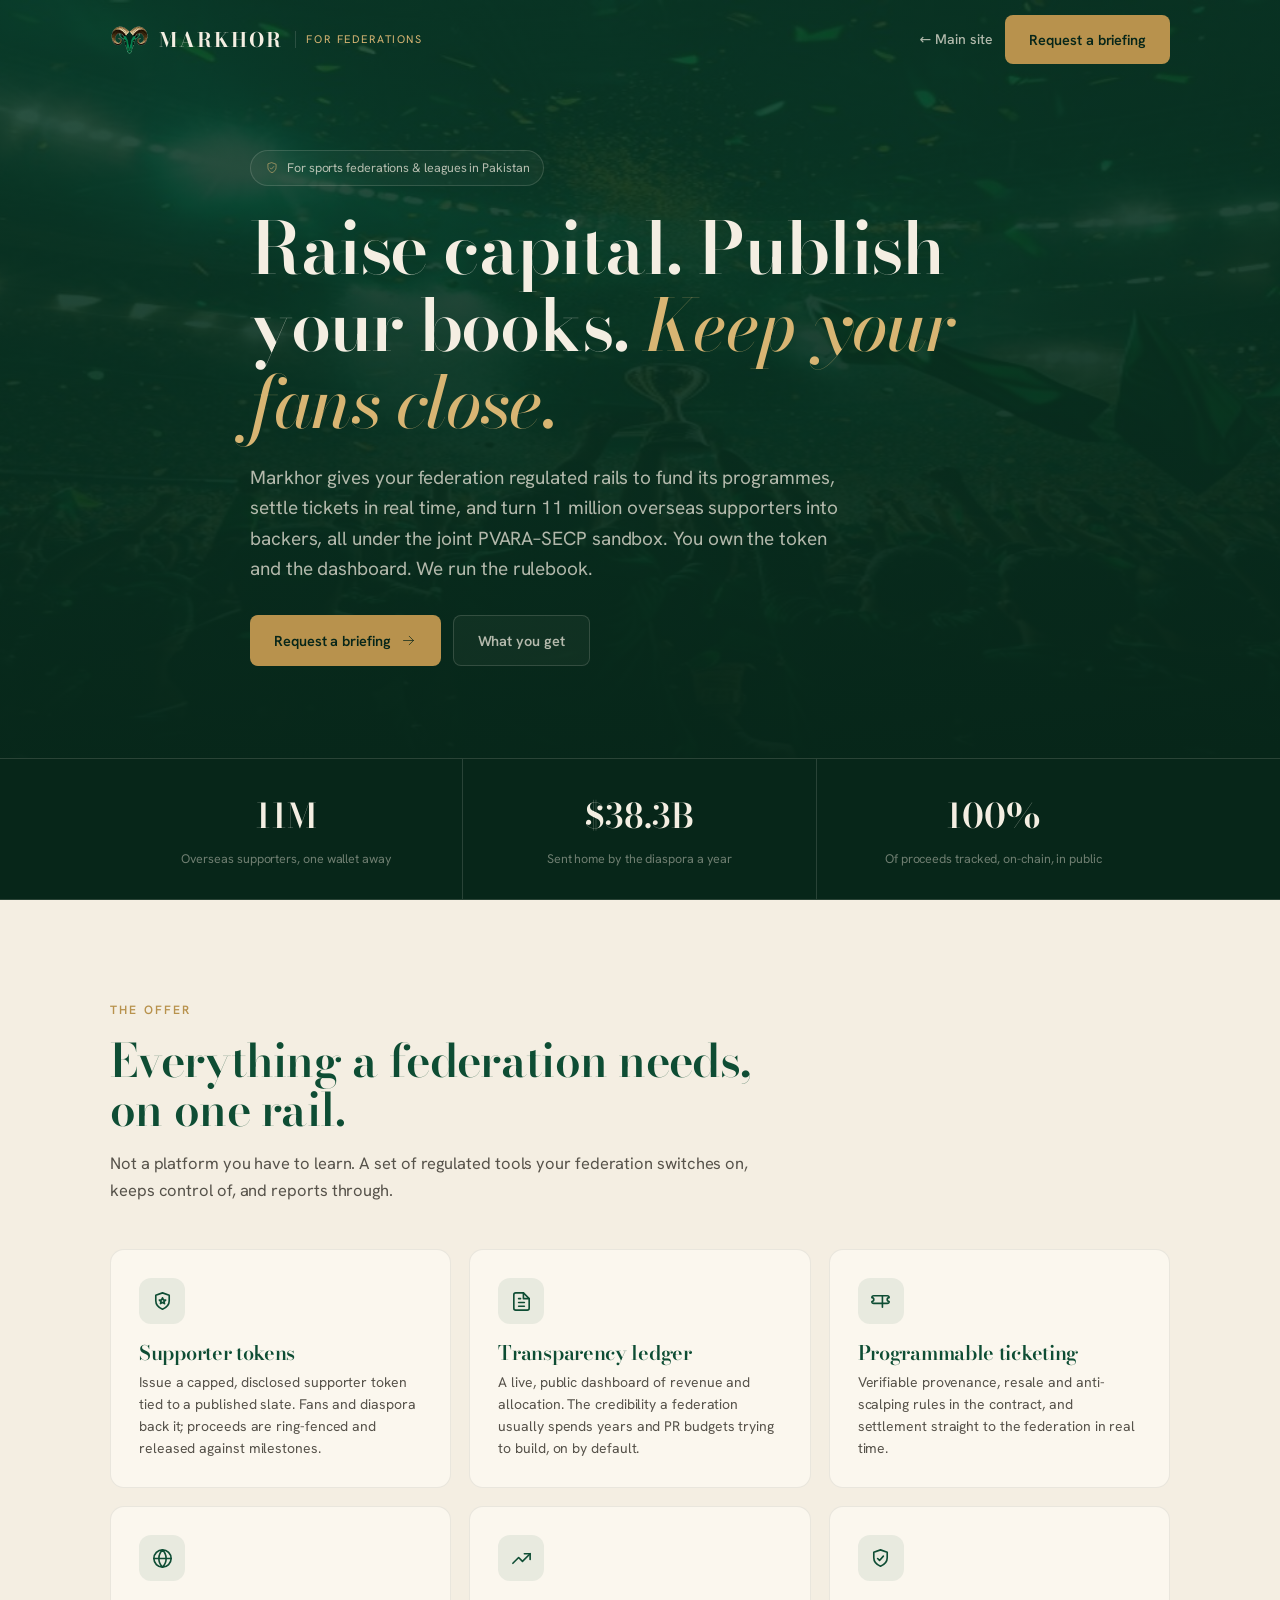
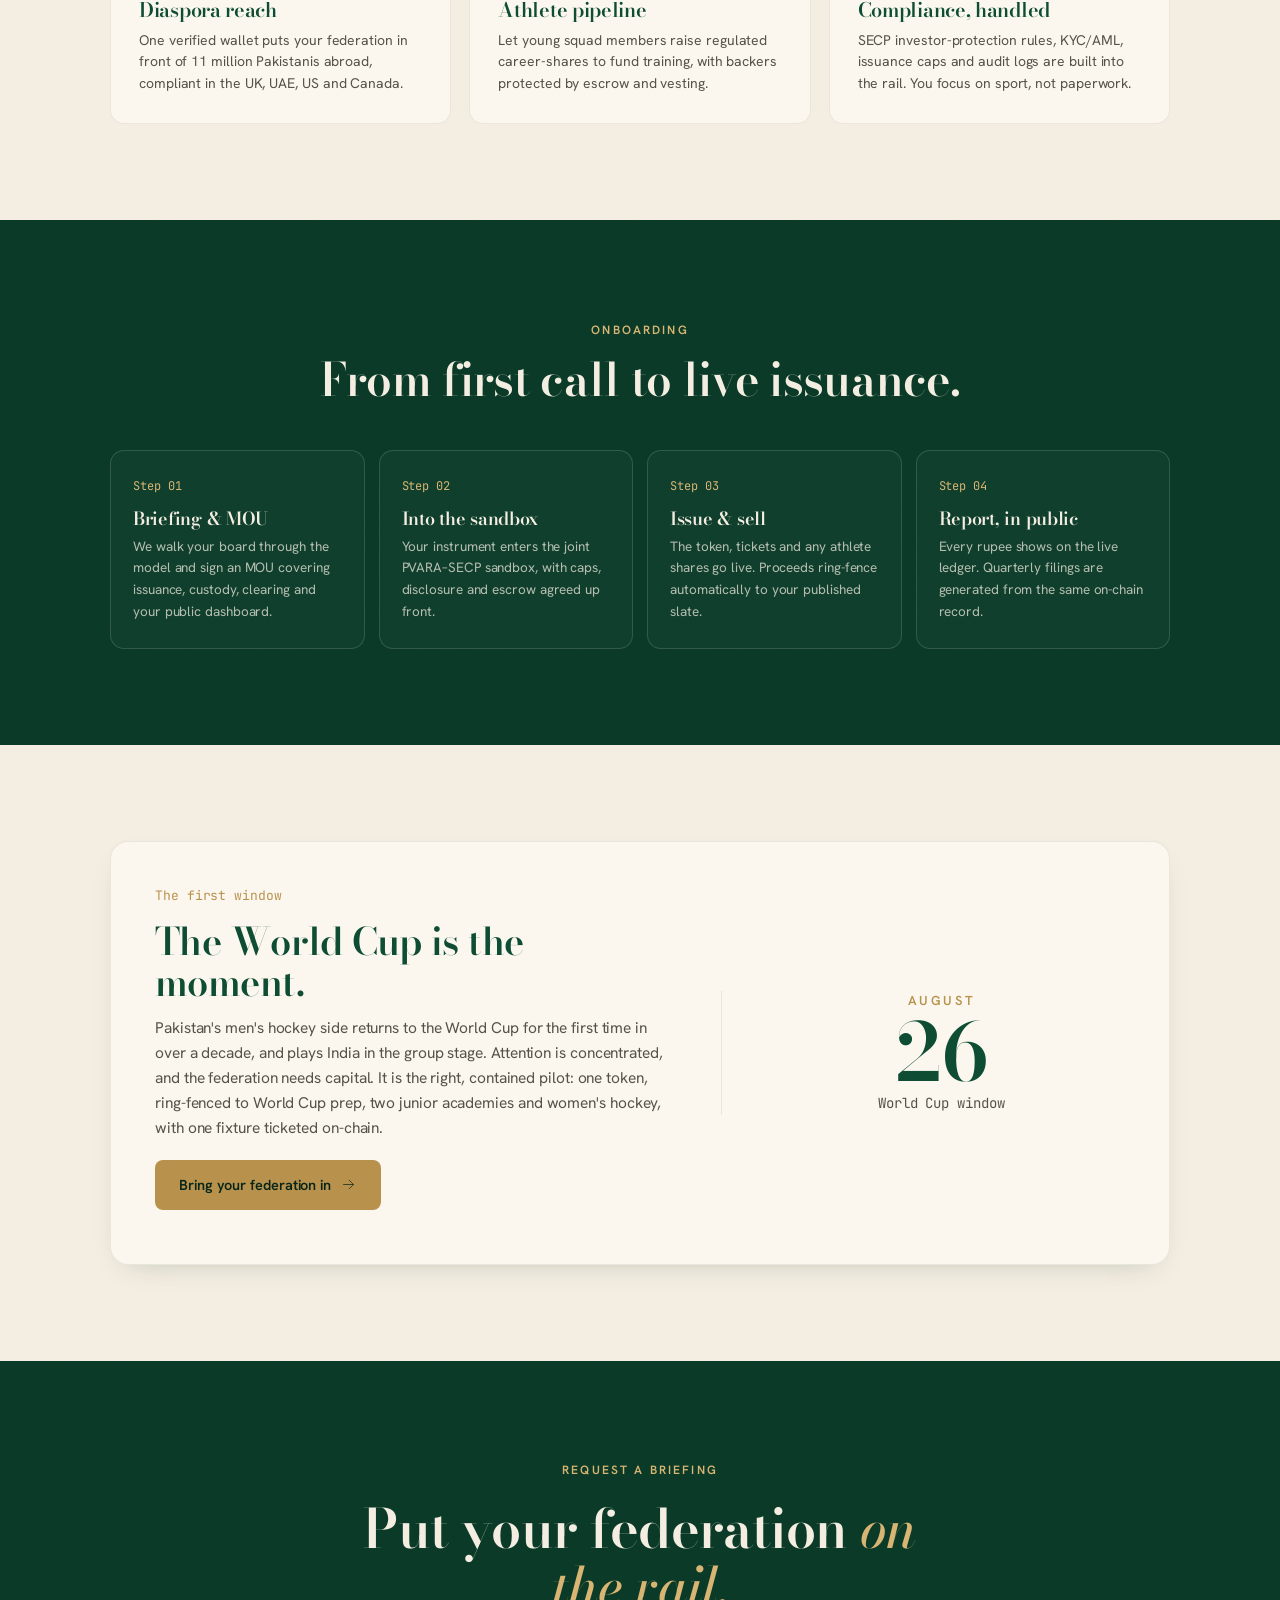
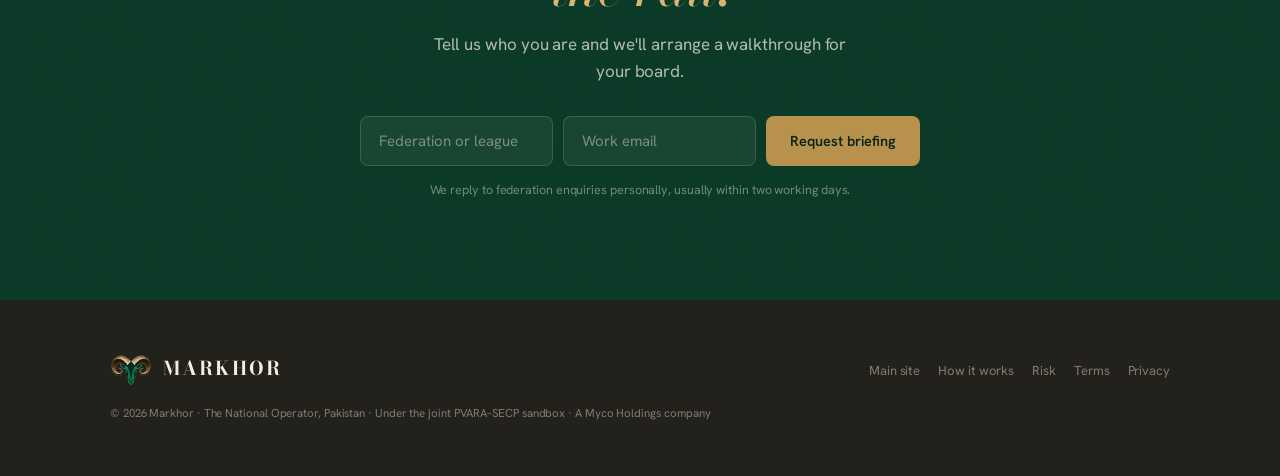
<file: federations.html>
<!DOCTYPE html>
<html lang="en">
<head>
<meta charset="UTF-8">
<meta name="viewport" content="width=device-width, initial-scale=1.0">
<title>Markhor for Federations — Raise capital, publish your books</title>
<meta name="description" content="Markhor gives Pakistani sports federations regulated rails to raise capital, publish a live transparency ledger, sell programmable tickets and reach 11 million in the diaspora — under the joint PVARA–SECP sandbox.">
<link rel="canonical" href="https://markhor.pk/federations.html">
<meta name="theme-color" content="#0a3a27">
<link rel="icon" type="image/png" sizes="64x64" href="assets/img/favicon-64.png">
<link rel="apple-touch-icon" href="assets/img/apple-touch-icon.png">
<meta property="og:type" content="website">
<meta property="og:title" content="Markhor for Federations — Raise capital, publish your books">
<meta property="og:description" content="Regulated rails for Pakistani sports federations: supporter tokens, a live transparency ledger, programmable ticketing and 11M in the diaspora.">
<meta property="og:url" content="https://saqibpathan89-sys.github.io/markhor-site/federations.html">
<meta property="og:image" content="https://saqibpathan89-sys.github.io/markhor-site/assets/img/og.png">
<meta property="og:image:width" content="1200"><meta property="og:image:height" content="630">
<meta name="twitter:card" content="summary_large_image">
<meta name="twitter:image" content="https://saqibpathan89-sys.github.io/markhor-site/assets/img/og.png">
<link rel="preload" href="assets/fonts/bodonimoda-600-latin.woff2" as="font" type="font/woff2" crossorigin>
<link rel="stylesheet" href="assets/fonts/fonts.css">
<style>
  :root{
    --bone:#F4EEE2;--paper:#FBF7EE;--bone-2:#ece4d3;--brass:#B8924D;--brass-2:#caa463;--brass-soft:#d8b573;
    --emerald:#0E4D34;--emerald-deep:#0a3a27;--emerald-darker:#072619;--ink:#23211c;--ink-soft:#56524a;
    --bone-dim:rgba(244,238,226,.72);--bone-faint:rgba(244,238,226,.44);
    --line:rgba(35,33,28,.13);--line-2:rgba(35,33,28,.08);--line-l:rgba(244,238,226,.15);
    --card:#FBF7EE;--disp:'Bodoni Moda',Georgia,serif;--sans:'Hanken Grotesk',system-ui,sans-serif;--mono:'JetBrains Mono',monospace;
    --sh:0 22px 60px -28px rgba(7,38,25,.34);--sh-s:0 10px 30px -18px rgba(7,38,25,.3);--r:14px;
  }
  *{margin:0;padding:0;box-sizing:border-box}
  html{scroll-behavior:smooth}
  body{font-family:var(--sans);background:var(--bone);color:var(--ink);-webkit-font-smoothing:antialiased;line-height:1.6;letter-spacing:-.005em}
  ::selection{background:var(--brass);color:var(--paper)}
  svg{display:block}
  .wrap{max-width:1120px;margin:0 auto;padding:0 30px}
  h1,h2,h3{font-family:var(--disp);font-weight:600;line-height:1.07;letter-spacing:-.015em}
  .kicker{font-family:var(--sans);font-size:12px;font-weight:600;letter-spacing:.18em;text-transform:uppercase;color:var(--brass)}
  .kicker.l{color:var(--brass-soft)}
  .num{font-family:var(--mono)}
  .btn{font-family:var(--sans);font-size:14.5px;font-weight:600;text-decoration:none;padding:13px 24px;border-radius:8px;transition:.18s;display:inline-flex;align-items:center;gap:9px;cursor:pointer;border:none;white-space:nowrap}
  .btn svg{width:17px;height:17px}
  .btn-primary{background:var(--brass);color:var(--emerald-darker)}
  .btn-primary:hover{background:var(--brass-2);transform:translateY(-1px)}
  .btn-ghost-l{background:rgba(244,238,226,.04);border:1px solid var(--line-l);color:var(--bone-dim)}
  .btn-ghost-l:hover{border-color:var(--brass-soft);color:var(--bone)}
  a:focus-visible,button:focus-visible,input:focus-visible{outline:2px solid var(--brass-soft);outline-offset:3px}
  .grain::before{content:"";position:absolute;inset:0;pointer-events:none;opacity:.045;mix-blend-mode:overlay;z-index:1;background-image:url("data:image/svg+xml,%3Csvg xmlns='http://www.w3.org/2000/svg' width='160' height='160'%3E%3Cfilter id='n'%3E%3CfeTurbulence type='fractalNoise' baseFrequency='.85' numOctaves='2' stitchTiles='stitch'/%3E%3C/filter%3E%3Crect width='100%25' height='100%25' filter='url(%23n)'/%3E%3C/svg%3E")}
  .reveal{opacity:0;transform:translateY(20px);transition:opacity .7s cubic-bezier(.2,.7,.2,1),transform .7s cubic-bezier(.2,.7,.2,1)}
  .reveal.in{opacity:1;transform:none}

  nav{position:fixed;top:0;left:0;right:0;z-index:90;transition:.3s}
  nav .bar{max-width:1120px;margin:0 auto;padding:15px 30px;display:flex;align-items:center;gap:20px}
  nav.scrolled{background:rgba(244,238,226,.9);backdrop-filter:blur(16px);box-shadow:0 1px 0 var(--line-2)}
  .brand{display:flex;align-items:center;gap:10px;text-decoration:none}
  .brand img{height:30px}.brand b{font-family:var(--disp);font-weight:700;font-size:20px;letter-spacing:.1em;color:var(--bone);transition:.3s}
  nav.scrolled .brand b{color:var(--emerald)}
  .brand .tag{font-size:11px;letter-spacing:.14em;text-transform:uppercase;color:var(--brass-soft);border-left:1px solid var(--line-l);padding-left:10px;margin-left:2px}
  .nav-r{margin-left:auto;display:flex;gap:13px;align-items:center}
  .nav-r a.back{font-size:14px;font-weight:500;color:var(--bone-dim);text-decoration:none}
  nav.scrolled .nav-r a.back{color:var(--ink-soft)}
  @media(max-width:560px){.brand .tag,.nav-r .back{display:none}}

  .hero{position:relative;background:var(--emerald-deep);overflow:hidden;padding:150px 0 92px}
  .hero video{position:absolute;inset:0;width:100%;height:100%;object-fit:cover;opacity:.13}
  .hero .veil{position:absolute;inset:0;background:linear-gradient(175deg,rgba(10,58,39,.65),rgba(7,38,25,.94));z-index:1}
  .hero .wrap{position:relative;z-index:2;max-width:840px}
  .hpill{display:inline-flex;align-items:center;gap:8px;font-size:12.5px;color:var(--bone-dim);border:1px solid var(--line-l);background:rgba(244,238,226,.04);padding:7px 14px;border-radius:30px;margin-bottom:24px}
  .hpill svg{width:14px;height:14px;color:var(--brass-soft)}
  .hero h1{font-family:var(--disp);color:var(--bone);font-size:clamp(40px,6vw,72px);font-weight:600;letter-spacing:-.02em;margin-bottom:22px}
  .hero h1 em{font-style:italic;font-weight:500;color:var(--brass-soft)}
  .hero p{font-size:clamp(16px,1.6vw,19px);color:var(--bone-dim);max-width:54ch;margin-bottom:30px}
  .hcta{display:flex;gap:12px;flex-wrap:wrap}

  .strip{background:var(--emerald-darker);border-top:1px solid var(--line-l);border-bottom:1px solid var(--line-l)}
  .strip .wrap{display:grid;grid-template-columns:repeat(3,1fr);gap:0}
  .strip .s{padding:30px;text-align:center;border-right:1px solid var(--line-l)}
  .strip .s:last-child{border-right:none}
  .strip .s .n{font-family:var(--disp);font-weight:600;font-size:34px;color:var(--bone)}
  .strip .s .l{font-size:12.5px;color:var(--bone-faint);margin-top:6px}
  @media(max-width:640px){.strip .wrap{grid-template-columns:1fr}.strip .s{border-right:none;border-bottom:1px solid var(--line-l)}}

  .sec{padding:96px 0;position:relative}
  .head{max-width:660px;margin-bottom:46px}
  .head.c{margin:0 auto 46px;text-align:center}
  .head h2{font-size:clamp(30px,3.8vw,46px);color:var(--emerald);margin:14px 0 16px}
  .head p{font-size:16.5px;color:var(--ink-soft)}
  .dark{background:var(--emerald-deep);color:var(--bone)}.dark .head h2{color:var(--bone)}.dark .head p{color:var(--bone-dim)}

  .grid{display:grid;grid-template-columns:repeat(3,1fr);gap:18px}
  .card{background:var(--card);border:1px solid var(--line-2);border-radius:var(--r);padding:28px;transition:.2s}
  .card:hover{transform:translateY(-3px);box-shadow:var(--sh-s)}
  .card .pi{width:46px;height:46px;border-radius:12px;background:rgba(14,77,52,.08);color:var(--emerald);display:flex;align-items:center;justify-content:center;margin-bottom:18px}
  .card .pi svg{width:23px;height:23px;stroke-width:1.7}
  .card h3{font-size:20px;color:var(--emerald);margin-bottom:9px}
  .card p{font-size:14px;color:var(--ink-soft);line-height:1.55}
  @media(max-width:840px){.grid{grid-template-columns:1fr 1fr}}@media(max-width:540px){.grid{grid-template-columns:1fr}}

  .steps{display:grid;grid-template-columns:repeat(4,1fr);gap:14px;counter-reset:s}
  .step{padding:26px 22px;border:1px solid var(--line-l);border-radius:var(--r);background:rgba(244,238,226,.025)}
  .step .sn{font-family:var(--mono);font-size:12px;color:var(--brass-soft);margin-bottom:12px}
  .step h3{font-size:18px;color:var(--bone);margin-bottom:8px}
  .step p{font-size:13.5px;color:var(--bone-dim)}
  @media(max-width:840px){.steps{grid-template-columns:1fr 1fr}}@media(max-width:480px){.steps{grid-template-columns:1fr}}

  .window{background:var(--paper);border:1px solid var(--line-2);border-radius:18px;padding:44px;display:grid;grid-template-columns:1.3fr 1fr;gap:40px;align-items:center;box-shadow:var(--sh-s)}
  .window .k{font-family:var(--mono);font-size:13px;color:var(--brass);margin-bottom:14px}
  .window h3{font-size:clamp(26px,3vw,38px);color:var(--emerald);margin-bottom:14px}
  .window p{font-size:15.5px;color:var(--ink-soft);margin-bottom:10px}
  .window .cal{text-align:center;border-left:1px solid var(--line-2);padding-left:36px}
  .window .cal .mo{font-family:var(--sans);font-size:13px;font-weight:600;letter-spacing:.2em;text-transform:uppercase;color:var(--brass)}
  .window .cal .day{font-family:var(--disp);font-weight:600;font-size:80px;color:var(--emerald);line-height:1}
  .window .cal .yr{font-family:var(--mono);font-size:14px;color:var(--ink-soft)}
  @media(max-width:700px){.window{grid-template-columns:1fr;padding:32px}.window .cal{border-left:none;border-top:1px solid var(--line-2);padding:24px 0 0}}

  .cta{position:relative;background:var(--emerald-deep);overflow:hidden;padding:100px 0;text-align:center}
  .cta .wrap{position:relative;z-index:2;max-width:680px}
  .cta h2{font-size:clamp(32px,4.6vw,54px);color:var(--bone);margin-bottom:16px}
  .cta h2 em{font-style:italic;color:var(--brass-soft);font-weight:500}
  .cta p{font-size:17px;color:var(--bone-dim);max-width:42ch;margin:0 auto 30px}
  .cform{display:flex;gap:10px;justify-content:center;max-width:560px;margin:0 auto;flex-wrap:wrap}
  .cform input{flex:1;min-width:180px;font-family:var(--sans);font-size:15px;color:var(--bone);background:rgba(244,238,226,.06);border:1px solid var(--line-l);border-radius:8px;padding:14px 18px;outline:none}
  .cform input::placeholder{color:var(--bone-faint)}.cform input:focus{border-color:var(--brass)}
  .cnote{margin-top:14px;font-size:12.5px;color:var(--bone-faint)}

  footer{background:var(--ink);color:var(--bone-dim);padding:54px 0}
  footer .wrap{display:flex;justify-content:space-between;flex-wrap:wrap;gap:20px;align-items:center}
  footer .fmark{display:flex;align-items:center;gap:11px}
  footer .fmark img{height:32px}footer .fmark b{font-family:var(--disp);font-weight:700;font-size:19px;letter-spacing:.1em;color:var(--bone)}
  footer .fl a{color:var(--bone-faint);text-decoration:none;font-size:13px;margin-left:18px}
  footer .fl a:hover{color:var(--bone)}
  @media(prefers-reduced-motion:reduce){*{animation:none!important;transition:none!important}.reveal{opacity:1!important;transform:none!important}}
</style>
</head>
<body>

<svg width="0" height="0" style="position:absolute" aria-hidden="true"><defs>
  <symbol id="i-fed" viewBox="0 0 24 24" fill="none" stroke="currentColor" stroke-linecap="round" stroke-linejoin="round"><path d="M12 3l7 2.5v5.6c0 4.3-3 7.2-7 8.9-4-1.7-7-4.6-7-8.9V5.5z"/><path d="M12 8.2l1 2.1 2.3.2-1.8 1.5.6 2.2L12 13l-2.1 1.2.6-2.2-1.8-1.5 2.3-.2z"/></symbol>
  <symbol id="i-ledger" viewBox="0 0 24 24" fill="none" stroke="currentColor" stroke-linecap="round" stroke-linejoin="round"><path d="M14 3H6a2 2 0 00-2 2v14a2 2 0 002 2h12a2 2 0 002-2V9z"/><polyline points="14 3 14 9 20 9"/><path d="M9 13h6M9 17h6M9 9h2"/></symbol>
  <symbol id="i-ticket" viewBox="0 0 24 24" fill="none" stroke="currentColor" stroke-linecap="round" stroke-linejoin="round"><path d="M3 8a2 2 0 012-2h14a2 2 0 012 2 2 2 0 100 4 2 2 0 01-2 2H5a2 2 0 01-2-2 2 2 0 100-4z"/><path d="M14 6v12"/></symbol>
  <symbol id="i-globe" viewBox="0 0 24 24" fill="none" stroke="currentColor" stroke-linecap="round" stroke-linejoin="round"><circle cx="12" cy="12" r="9"/><path d="M3 12h18M12 3c2.5 2.5 3.8 5.7 3.8 9S14.5 18.5 12 21M12 3C9.5 5.5 8.2 8.7 8.2 12S9.5 18.5 12 21"/></symbol>
  <symbol id="i-ath" viewBox="0 0 24 24" fill="none" stroke="currentColor" stroke-linecap="round" stroke-linejoin="round"><polyline points="3 17 9 11 13 15 21 7"/><polyline points="15 7 21 7 21 13"/></symbol>
  <symbol id="i-shield" viewBox="0 0 24 24" fill="none" stroke="currentColor" stroke-linecap="round" stroke-linejoin="round"><path d="M12 3l7 2.5v5.6c0 4.3-3 7.2-7 8.9-4-1.7-7-4.6-7-8.9V5.5z"/><polyline points="9 12 11 14 15 9.5"/></symbol>
  <symbol id="i-arrow" viewBox="0 0 24 24" fill="none" stroke="currentColor" stroke-linecap="round" stroke-linejoin="round"><path d="M5 12h14M13 6l6 6-6 6"/></symbol>
</defs></svg>

<nav id="nav">
  <div class="bar">
    <a class="brand" href="./"><img src="assets/img/markhor-head.png" alt="Markhor"><b>MARKHOR</b><span class="tag">For Federations</span></a>
    <div class="nav-r">
      <a class="back" href="./">← Main site</a>
      <a class="btn btn-primary" href="#brief">Request a briefing</a>
    </div>
  </div>
</nav>

<header class="hero grain">
  <img src="assets/img/fed-hero.jpg" alt="" style="position:absolute;inset:0;width:100%;height:100%;object-fit:cover;opacity:.4">
  <div class="veil"></div>
  <div class="wrap reveal">
    <span class="hpill"><svg><use href="#i-shield"/></svg> For sports federations &amp; leagues in Pakistan</span>
    <h1>Raise capital. Publish your books. <em>Keep your fans close.</em></h1>
    <p>Markhor gives your federation regulated rails to fund its programmes, settle tickets in real time, and turn 11 million overseas supporters into backers, all under the joint PVARA–SECP sandbox. You own the token and the dashboard. We run the rulebook.</p>
    <div class="hcta">
      <a href="#brief" class="btn btn-primary">Request a briefing <svg><use href="#i-arrow"/></svg></a>
      <a href="#offer" class="btn btn-ghost-l">What you get</a>
    </div>
  </div>
</header>

<section class="strip">
  <div class="wrap">
    <div class="s"><div class="n">11M</div><div class="l">Overseas supporters, one wallet away</div></div>
    <div class="s"><div class="n">$38.3B</div><div class="l">Sent home by the diaspora a year</div></div>
    <div class="s"><div class="n">100%</div><div class="l">Of proceeds tracked, on-chain, in public</div></div>
  </div>
</section>

<section class="sec" id="offer">
  <div class="wrap">
    <div class="head reveal">
      <span class="kicker">The offer</span>
      <h2>Everything a federation needs, on one rail.</h2>
      <p>Not a platform you have to learn. A set of regulated tools your federation switches on, keeps control of, and reports through.</p>
    </div>
    <div class="grid reveal">
      <div class="card"><div class="pi"><svg><use href="#i-fed"/></svg></div><h3>Supporter tokens</h3><p>Issue a capped, disclosed supporter token tied to a published slate. Fans and diaspora back it; proceeds are ring-fenced and released against milestones.</p></div>
      <div class="card"><div class="pi"><svg><use href="#i-ledger"/></svg></div><h3>Transparency ledger</h3><p>A live, public dashboard of revenue and allocation. The credibility a federation usually spends years and PR budgets trying to build, on by default.</p></div>
      <div class="card"><div class="pi"><svg><use href="#i-ticket"/></svg></div><h3>Programmable ticketing</h3><p>Verifiable provenance, resale and anti-scalping rules in the contract, and settlement straight to the federation in real time.</p></div>
      <div class="card"><div class="pi"><svg><use href="#i-globe"/></svg></div><h3>Diaspora reach</h3><p>One verified wallet puts your federation in front of 11 million Pakistanis abroad, compliant in the UK, UAE, US and Canada.</p></div>
      <div class="card"><div class="pi"><svg><use href="#i-ath"/></svg></div><h3>Athlete pipeline</h3><p>Let young squad members raise regulated career-shares to fund training, with backers protected by escrow and vesting.</p></div>
      <div class="card"><div class="pi"><svg><use href="#i-shield"/></svg></div><h3>Compliance, handled</h3><p>SECP investor-protection rules, KYC/AML, issuance caps and audit logs are built into the rail. You focus on sport, not paperwork.</p></div>
    </div>
  </div>
</section>

<section class="sec dark grain">
  <div class="wrap">
    <div class="head c reveal"><span class="kicker l">Onboarding</span><h2>From first call to live issuance.</h2></div>
    <div class="steps reveal">
      <div class="step"><div class="sn">Step 01</div><h3>Briefing &amp; MOU</h3><p>We walk your board through the model and sign an MOU covering issuance, custody, clearing and your public dashboard.</p></div>
      <div class="step"><div class="sn">Step 02</div><h3>Into the sandbox</h3><p>Your instrument enters the joint PVARA–SECP sandbox, with caps, disclosure and escrow agreed up front.</p></div>
      <div class="step"><div class="sn">Step 03</div><h3>Issue &amp; sell</h3><p>The token, tickets and any athlete shares go live. Proceeds ring-fence automatically to your published slate.</p></div>
      <div class="step"><div class="sn">Step 04</div><h3>Report, in public</h3><p>Every rupee shows on the live ledger. Quarterly filings are generated from the same on-chain record.</p></div>
    </div>
  </div>
</section>

<section class="sec">
  <div class="wrap reveal">
    <div class="window">
      <div>
        <div class="k">The first window</div>
        <h3>The World Cup is the moment.</h3>
        <p>Pakistan's men's hockey side returns to the World Cup for the first time in over a decade, and plays India in the group stage. Attention is concentrated, and the federation needs capital. It is the right, contained pilot: one token, ring-fenced to World Cup prep, two junior academies and women's hockey, with one fixture ticketed on-chain.</p>
        <p style="margin-top:14px"><a href="#brief" class="btn btn-primary" style="margin-top:6px">Bring your federation in <svg><use href="#i-arrow"/></svg></a></p>
      </div>
      <div class="cal">
        <div class="mo">August</div>
        <div class="day">26</div>
        <div class="yr">World Cup window</div>
      </div>
    </div>
  </div>
</section>

<section class="cta grain" id="brief">
  <div class="wrap reveal">
    <span class="kicker l" style="display:block;margin-bottom:20px">Request a briefing</span>
    <h2>Put your federation <em>on the rail.</em></h2>
    <p>Tell us who you are and we'll arrange a walkthrough for your board.</p>
    <form class="cform" name="federation-briefing" method="POST" data-netlify="true" netlify-honeypot="bot-field" onsubmit="return brief(event)">
      <input type="hidden" name="form-name" value="federation-briefing">
      <p hidden><label>Leave blank: <input name="bot-field"></label></p>
      <input name="organisation" type="text" required placeholder="Federation or league">
      <input id="bemail" name="email" type="email" required placeholder="Work email" aria-label="Work email">
      <button type="submit" class="btn btn-primary">Request briefing</button>
    </form>
    <div class="cnote" id="bnote">We reply to federation enquiries personally, usually within two working days.</div>
  </div>
</section>

<footer>
  <div class="wrap">
    <div class="fmark"><img src="assets/img/markhor-head.png" alt="Markhor"><b>MARKHOR</b></div>
    <div class="fl"><a href="./">Main site</a><a href="index.html#how">How it works</a><a href="risk.html">Risk</a><a href="terms.html">Terms</a><a href="privacy.html">Privacy</a></div>
  </div>
  <div class="wrap" style="margin-top:18px"><span style="font-size:11.5px;color:var(--bone-faint)">© 2026 Markhor · The National Operator, Pakistan · Under the joint PVARA–SECP sandbox · A Myco Holdings company</span></div>
</footer>

<script>
  const nav=document.getElementById('nav');
  const onScroll=()=>nav.classList.toggle('scrolled',(scrollY||document.documentElement.scrollTop)>28);
  onScroll();addEventListener('scroll',onScroll,{passive:true});
  const io=new IntersectionObserver(es=>es.forEach(e=>{if(e.isIntersecting){e.target.classList.add('in');io.unobserve(e.target);}}),{threshold:.08});
  document.querySelectorAll('.reveal').forEach(el=>io.observe(el));
  // Delivery via FormSubmit → same inbox as the early-access list.
  const FORM_ENDPOINT='https://formsubmit.co/ajax/saqibpathan89@gmail.com';
  function brief(e){
    e.preventDefault();
    const form=e.target,n=document.getElementById('bnote'),fd=new FormData(form);
    fetch(FORM_ENDPOINT,{method:'POST',headers:{'Content-Type':'application/json',Accept:'application/json'},
      body:JSON.stringify({organisation:fd.get('organisation'),email:fd.get('email'),_subject:'Markhor — federation briefing request',_template:'table',_captcha:'false',source:'Federation briefing'})}).catch(()=>{});
    form.innerHTML='<div style="font-family:var(--disp);font-style:italic;font-size:21px;color:var(--bone)">Thank you. We’ll be in touch to arrange your briefing.</div>';
    n.textContent='';
    return false;
  }
  window.brief=brief;
</script>
</body>
</html>
</file>
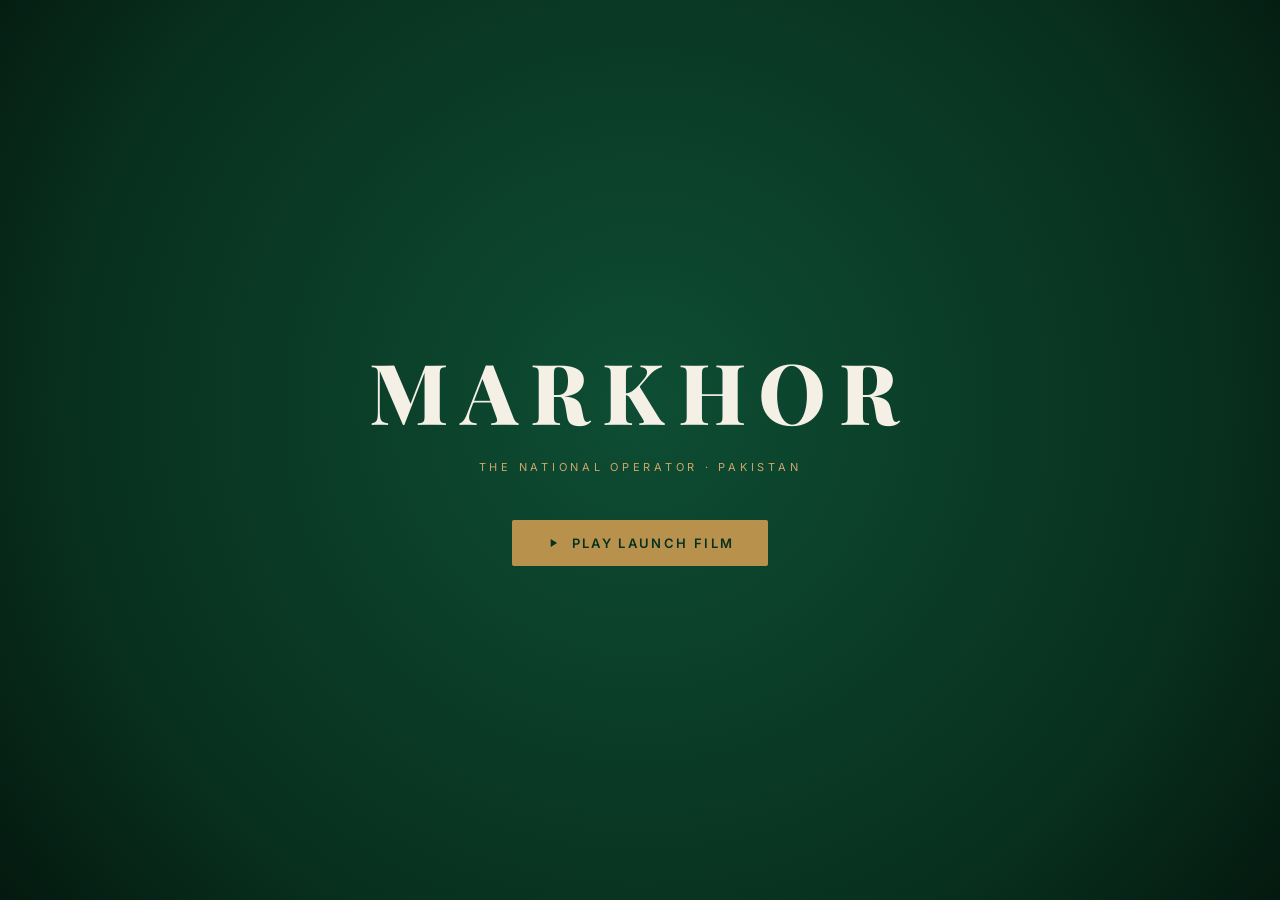
<file: film.html>
<!DOCTYPE html>
<html lang="en">
<head>
<meta charset="UTF-8">
<meta name="viewport" content="width=device-width, initial-scale=1.0">
<title>Markhor — Launch Film</title>
<link rel="preconnect" href="https://fonts.googleapis.com">
<link rel="preconnect" href="https://fonts.gstatic.com" crossorigin>
<link href="https://fonts.googleapis.com/css2?family=Playfair+Display:ital,wght@0,500;0,600;0,700;0,800;1,400;1,500&family=Inter:wght@400;500;600&display=swap" rel="stylesheet">
<style>
  :root{
    --bone:#F5F0E6;--brass:#B8924D;--brass-soft:#cda766;--emerald:#0E4D34;--emerald-deep:#08301f;--ink:#16110b;
    --serif:'Playfair Display',Georgia,serif;--sans:'Inter',sans-serif;
  }
  *{margin:0;padding:0;box-sizing:border-box}
  html,body{height:100%;background:#000;overflow:hidden}
  #stage{position:fixed;inset:0;background:#000;display:flex;align-items:center;justify-content:center}
  .frame{position:relative;width:100vw;height:56.25vw;max-height:100vh;max-width:177.78vh;overflow:hidden;background:#000}

  /* video layers */
  .layer{position:absolute;inset:0;opacity:0;transition:opacity 1.0s ease}
  .layer.on{opacity:1}
  .layer video{position:absolute;inset:0;width:100%;height:100%;object-fit:cover;transform:scale(1.04);animation:kb 9s linear forwards;filter:saturate(.96) contrast(1.04) brightness(.92)}
  @keyframes kb{from{transform:scale(1.04)}to{transform:scale(1.13)}}

  /* cinematic overlays */
  .grade{position:absolute;inset:0;pointer-events:none;z-index:5;
    background:radial-gradient(130% 100% at 50% 45%,transparent 40%,rgba(8,48,31,.35) 80%,rgba(0,0,0,.7) 100%);}
  .bars{position:absolute;left:0;right:0;height:9%;background:#000;z-index:8;pointer-events:none}
  .bars.top{top:0}.bars.bot{bottom:0}

  /* captions */
  .cap{position:absolute;left:0;right:0;bottom:18%;z-index:7;text-align:center;padding:0 8%;
    opacity:0;transform:translateY(14px);transition:opacity .9s ease,transform .9s ease}
  .cap.show{opacity:1;transform:none}
  .cap .line{font-family:var(--serif);font-weight:500;color:var(--bone);
    font-size:clamp(20px,3.2vw,40px);line-height:1.3;letter-spacing:.01em;
    text-shadow:0 2px 30px rgba(0,0,0,.6)}
  .cap .line em{font-style:italic;color:var(--brass-soft)}

  /* title + end cards */
  .card{position:absolute;inset:0;z-index:9;display:flex;flex-direction:column;align-items:center;justify-content:center;
    background:radial-gradient(circle at 50% 45%,var(--emerald) 0%,var(--emerald-deep) 70%,#04190f 100%);
    opacity:0;transition:opacity 1.1s ease;pointer-events:none}
  .card.on{opacity:1}
  .card .pre{font-family:var(--sans);font-size:clamp(10px,1.2vw,13px);font-weight:500;letter-spacing:.42em;text-transform:uppercase;color:var(--brass-soft);margin-bottom:28px;opacity:0;transition:opacity 1s .3s ease}
  .card.on .pre{opacity:1}
  .card .lock{display:flex;align-items:center;gap:18px;opacity:0;transform:translateY(10px);transition:opacity 1.1s .5s ease,transform 1.1s .5s ease}
  .card.on .lock{opacity:1;transform:none}
  .card .lock .mk-ico{height:clamp(50px,7vw,88px);width:auto;display:block;filter:drop-shadow(0 4px 18px rgba(0,0,0,.45))}
  .card .wm{font-family:var(--serif);font-weight:800;font-size:clamp(34px,6vw,76px);letter-spacing:.16em;color:var(--bone);line-height:1}
  .card .sub{font-family:var(--sans);font-size:clamp(9px,1.1vw,13px);letter-spacing:.34em;text-transform:uppercase;color:var(--brass-soft);margin-top:14px;opacity:0;transition:opacity 1s .9s ease}
  .card.on .sub{opacity:1}
  .card .seal{font-family:var(--serif);font-style:italic;font-size:clamp(15px,2vw,24px);color:rgba(245,240,230,.8);margin-top:40px;opacity:0;transition:opacity 1.2s 1.3s ease}
  .card.on .seal{opacity:1}
  .card .rule{width:60px;height:2px;background:var(--brass);margin:34px 0 0;opacity:0;transition:opacity 1s 1.1s ease}
  .card.on .rule{opacity:1}

  /* grain */
  .grain{position:absolute;inset:-50%;z-index:6;pointer-events:none;opacity:.05;
    background-image:url("data:image/svg+xml,%3Csvg xmlns='http://www.w3.org/2000/svg' width='120' height='120'%3E%3Cfilter id='n'%3E%3CfeTurbulence type='fractalNoise' baseFrequency='.9' numOctaves='2'/%3E%3C/filter%3E%3Crect width='100%25' height='100%25' filter='url(%23n)'/%3E%3C/svg%3E");
    animation:grain .5s steps(3) infinite}
  @keyframes grain{0%{transform:translate(0,0)}33%{transform:translate(-4%,2%)}66%{transform:translate(3%,-3%)}100%{transform:translate(0,0)}}

  /* controls */
  #start{position:fixed;inset:0;z-index:30;display:flex;flex-direction:column;align-items:center;justify-content:center;
    background:radial-gradient(circle at 50% 45%,var(--emerald) 0%,var(--emerald-deep) 70%,#04190f 100%);cursor:pointer}
  #start .wm{font-family:var(--serif);font-weight:800;font-size:clamp(40px,7vw,84px);letter-spacing:.16em;color:var(--bone)}
  #start .sub{font-family:var(--sans);font-size:11px;letter-spacing:.34em;text-transform:uppercase;color:var(--brass-soft);margin-top:14px}
  #start .play{margin-top:46px;font-family:var(--sans);font-size:13px;font-weight:600;letter-spacing:.18em;text-transform:uppercase;color:var(--emerald-deep);background:var(--brass);padding:15px 34px;border-radius:2px;display:flex;align-items:center;gap:12px}
  #start .play svg{width:14px;height:14px}
  #ui{position:fixed;bottom:18px;left:50%;transform:translateX(-50%);z-index:20;display:flex;gap:10px;opacity:0;transition:opacity .4s}
  #stage:hover ~ #ui,#ui:hover{opacity:1}
  #ui button{font-family:var(--sans);font-size:11px;font-weight:600;letter-spacing:.12em;text-transform:uppercase;color:var(--bone);background:rgba(8,48,31,.7);border:1px solid rgba(205,167,102,.4);padding:9px 16px;border-radius:2px;cursor:pointer;backdrop-filter:blur(6px)}
  #ui button:hover{background:var(--brass);color:var(--emerald-deep)}
  .progress{position:fixed;top:0;left:0;height:2px;background:var(--brass);z-index:25;width:0;transition:width .25s linear}
</style>
</head>
<body>

<svg width="0" height="0" style="position:absolute"><defs>
  <symbol id="mk" viewBox="0 0 100 100"><g fill="none" stroke="currentColor" stroke-width="4.2" stroke-linecap="round" stroke-linejoin="round">
    <path d="M50 86 L50 50"/><path d="M50 52 C42 46 39 40 41 33"/><path d="M50 52 C58 46 61 40 59 33"/>
    <path d="M41 33 C30 30 26 20 33 12 C37 7 33 22 40 24 C32 25 30 16 35 10"/>
    <path d="M59 33 C70 30 74 20 67 12 C63 7 67 22 60 24 C68 25 70 16 65 10"/>
    <path d="M41 38 C36 39 32 41 30 45"/><path d="M59 38 C64 39 68 41 70 45"/></g></symbol>
</defs></svg>

<div class="progress" id="prog"></div>

<div id="stage">
  <div class="frame" id="frame">
    <!-- video layers injected by JS -->
    <div class="grade"></div>
    <div class="grain"></div>
    <div class="bars top"></div><div class="bars bot"></div>
    <div class="cap" id="cap"><div class="line" id="capline"></div></div>

    <!-- title card -->
    <div class="card" id="titlecard">
      <div class="pre">A founder's thesis · Pakistan · 2026</div>
      <div class="lock"><img class="mk-ico" src="assets/img/markhor-head.png" alt="Markhor"><div class="wm">MARKHOR</div></div>
      <div class="rule"></div>
    </div>

    <!-- end card -->
    <div class="card" id="endcard">
      <div class="lock"><img class="mk-ico" src="assets/img/markhor-head.png" alt="Markhor"><div class="wm">MARKHOR</div></div>
      <div class="sub">The National Operator · Pakistan</div>
      <div class="seal">"There is no third state."</div>
    </div>
  </div>
</div>

<div id="start">
  <div class="wm">MARKHOR</div>
  <div class="sub">The National Operator · Pakistan</div>
  <div class="play"><svg viewBox="0 0 24 24" fill="currentColor"><path d="M8 5v14l11-7z"/></svg> Play launch film</div>
</div>

<div id="ui">
  <button id="replay">↻ Replay</button>
  <button id="sound">🔊 Sound: off</button>
</div>

<script>
const BASE='assets/video/';
// Edit decision list — clip, caption, in-point, hold(s)
const SEQ=[
  {clip:'markhor-ridge', cap:'Pakistan’s national animal climbs to the highest passes.', t:0.4, dur:6.6},
  {clip:'javelin-pickup', cap:'The talent was never the problem.', t:0.6, dur:6.2},
  {clip:'javelin-throw', cap:'A gold from a small town.', t:0.6, dur:6.0},
  {clip:'record-moment', cap:'The reward was a buffalo. <em>Not a rail.</em>', t:0.5, dur:6.2},
  {clip:'vocalist', cap:'Four billion views. Not one Pakistani royalty rail underneath.', t:0.6, dur:6.6},
  {clip:'office-twilight', cap:'So we built the rails.', t:0.8, dur:6.0},
  {clip:'wax-seal', cap:'Markhor. <em>Regulated from day one.</em>', t:0.4, dur:6.2},
];
const TITLE_MS=3200, END_MS=6000, XFADE=1000;

const frame=document.getElementById('frame');
const cap=document.getElementById('cap'), capline=document.getElementById('capline');
const titlecard=document.getElementById('titlecard'), endcard=document.getElementById('endcard');
const prog=document.getElementById('prog');
let layers=[], muted=true, timers=[], totalMs=0;

// build video layers + preload
SEQ.forEach((s,i)=>{
  const d=document.createElement('div'); d.className='layer'; d.id='L'+i;
  const v=document.createElement('video');
  v.src=BASE+s.clip+'.mp4'; v.muted=true; v.playsInline=true; v.preload='auto'; v.loop=false;
  d.appendChild(v); frame.insertBefore(d, frame.querySelector('.grade'));
  layers.push(v);
});
totalMs=TITLE_MS+SEQ.reduce((a,s)=>a+s.dur*1000,0)+END_MS;

function clearTimers(){timers.forEach(t=>clearTimeout(t));timers=[];}
function at(ms,fn){timers.push(setTimeout(fn,ms));}

function showCap(html){capline.innerHTML=html;cap.classList.add('show');}
function hideCap(){cap.classList.remove('show');}

function play(){
  clearTimers();
  // reset
  layers.forEach(v=>{v.parentElement.classList.remove('on');try{v.pause();v.currentTime=0;}catch(e){}});
  endcard.classList.remove('on'); hideCap();
  // progress bar
  const t0=Date.now();
  const pi=setInterval(()=>{const p=Math.min(1,(Date.now()-t0)/totalMs);prog.style.width=(p*100)+'%';if(p>=1)clearInterval(pi);},120);
  timers.push({clear:()=>clearInterval(pi)});

  // title
  titlecard.classList.add('on');
  let clock=TITLE_MS-XFADE;
  at(TITLE_MS-XFADE,()=>titlecard.classList.remove('on'));

  // beats
  SEQ.forEach((s,i)=>{
    const start=clock; const holdMs=s.dur*1000;
    at(start,()=>{
      const v=layers[i];
      try{v.currentTime=s.t;}catch(e){}
      const pr=v.play(); if(pr&&pr.catch)pr.catch(()=>{});
      v.parentElement.classList.add('on');
      if(i>0) layers[i-1].parentElement.classList.remove('on');
      // caption in slightly after cut, out before next
      at(0,()=>showCap(s.cap)); // immediate within this timeout scope
    });
    // caption timing relative
    at(start+700,()=>showCap(s.cap));
    at(start+holdMs-900,()=>hideCap());
    clock+=holdMs;
  });

  // end card
  at(clock-XFADE,()=>{ if(layers.length) layers[SEQ.length-1].parentElement.classList.remove('on'); });
  at(clock-XFADE+200,()=>endcard.classList.add('on'));
}

document.getElementById('start').addEventListener('click',()=>{
  document.getElementById('start').style.display='none';
  play();
});
document.getElementById('replay').addEventListener('click',play);
document.getElementById('sound').addEventListener('click',(e)=>{
  muted=!muted; layers.forEach(v=>v.muted=muted);
  e.target.textContent=muted?'🔊 Sound: off':'🔈 Sound: on';
});
</script>
</body>
</html>
</file>
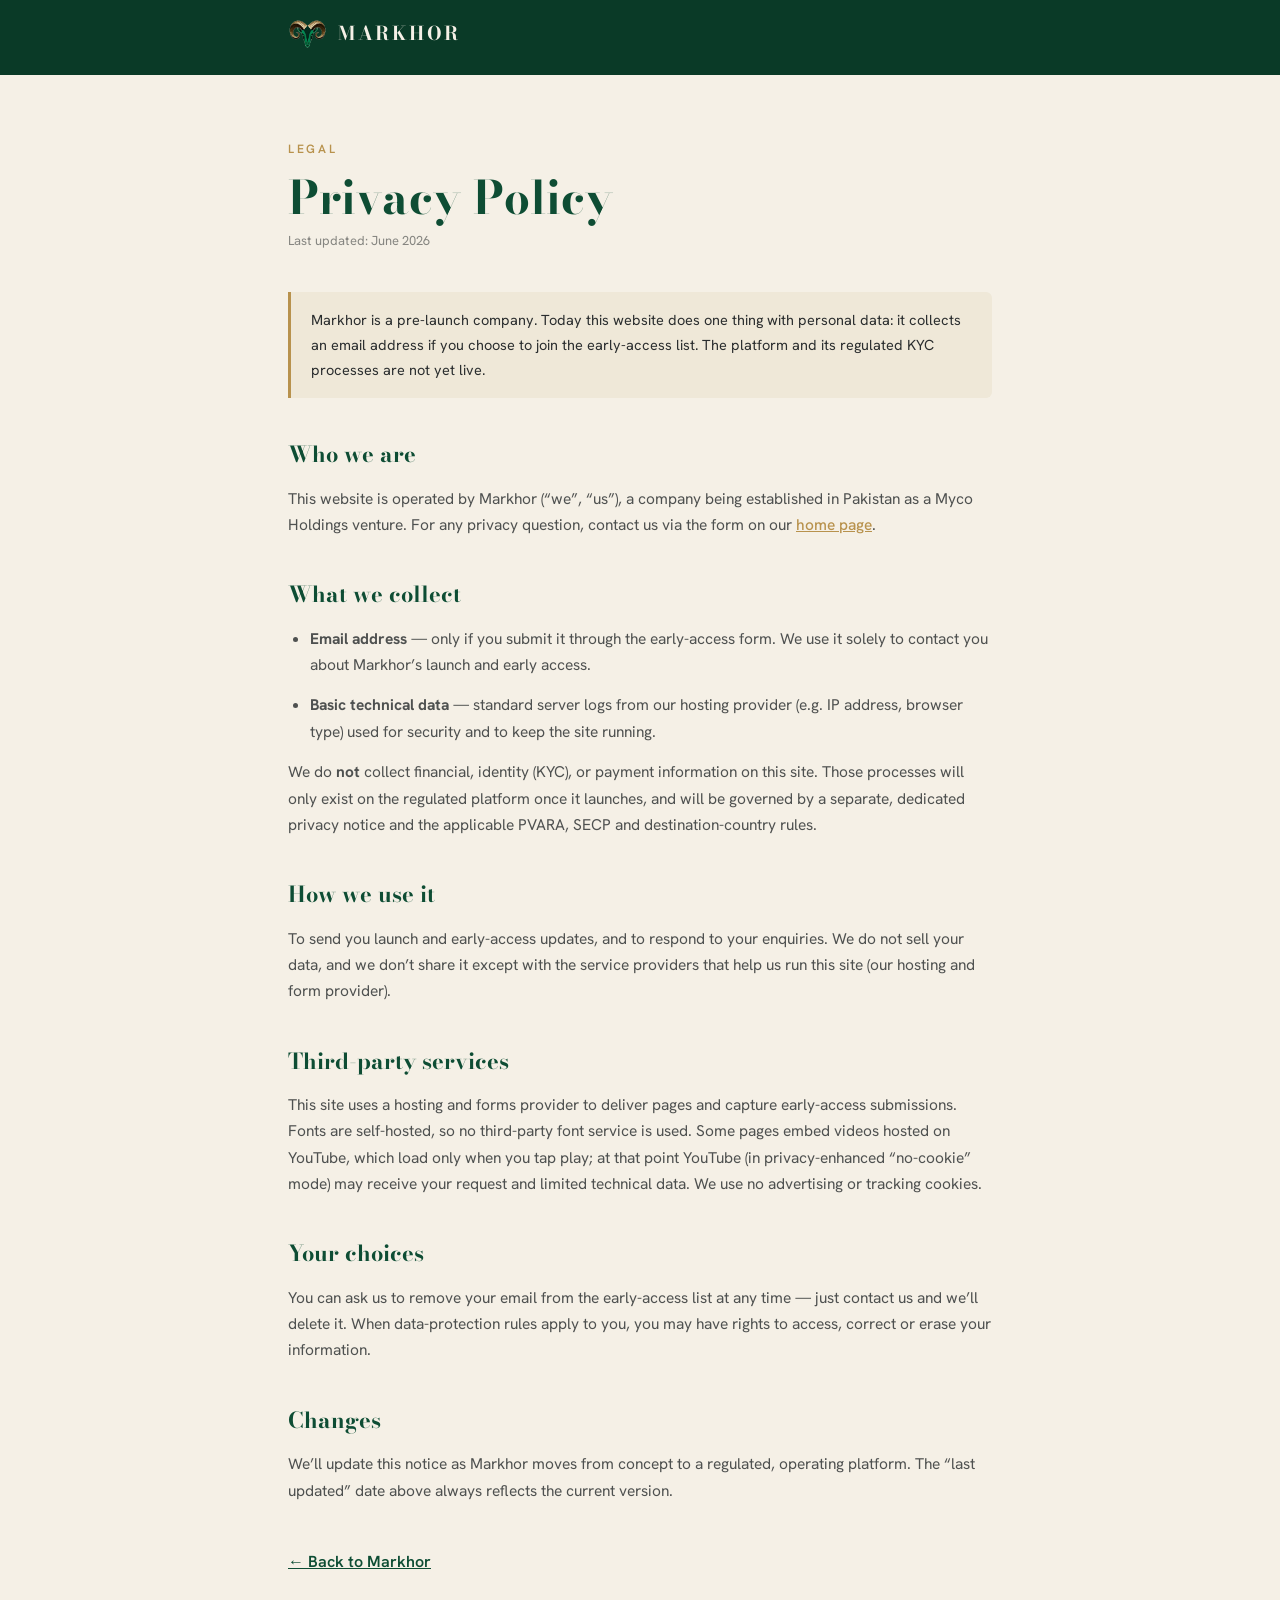
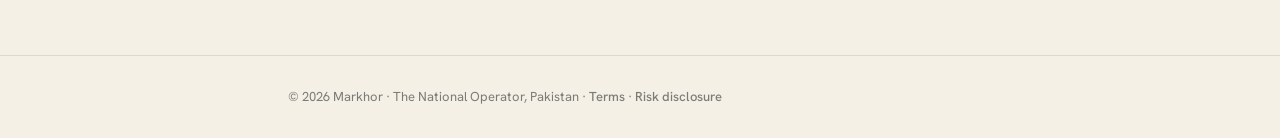
<file: privacy.html>
<!DOCTYPE html>
<html lang="en">
<head>
<meta charset="UTF-8">
<meta name="viewport" content="width=device-width, initial-scale=1.0">
<title>Privacy Policy — Markhor</title>
<meta name="description" content="How Markhor collects and uses information on this pre-launch website.">
<link rel="icon" type="image/png" sizes="64x64" href="assets/img/favicon-64.png">
<link rel="apple-touch-icon" href="assets/img/apple-touch-icon.png">
<meta name="theme-color" content="#0a3a27">
<link rel="stylesheet" href="assets/fonts/fonts.css">
<style>
  :root{--bone:#F5F0E6;--brass:#B8924D;--emerald:#0E4D34;--emerald-deep:#0a3a27;--ink:#2A2D2E}
  *{margin:0;padding:0;box-sizing:border-box}
  body{font-family:'Hanken Grotesk',sans-serif;background:var(--bone);color:var(--ink);line-height:1.7;-webkit-font-smoothing:antialiased}
  .top{background:var(--emerald-deep);padding:18px 0}
  .wrap{max-width:760px;margin:0 auto;padding:0 28px}
  .brand{display:inline-flex;align-items:center;gap:11px;text-decoration:none}
  .brand img{height:30px}
  .brand b{font-family:'Bodoni Moda',serif;font-weight:800;font-size:19px;letter-spacing:.13em;color:var(--bone)}
  main{padding:64px 0 80px}
  .eyebrow{font-size:12px;font-weight:600;letter-spacing:.22em;text-transform:uppercase;color:var(--brass)}
  h1{font-family:'Bodoni Moda',serif;font-size:clamp(32px,5vw,46px);color:var(--emerald);margin:12px 0 8px;line-height:1.1}
  .upd{font-size:13px;color:rgba(42,45,46,.55);margin-bottom:40px}
  h2{font-family:'Bodoni Moda',serif;font-size:22px;color:var(--emerald);margin:38px 0 12px}
  p,li{font-size:15.5px;color:rgba(42,45,46,.82);margin-bottom:14px}
  ul{padding-left:22px}
  a{color:var(--brass);font-weight:500}
  .note{background:#efe8d8;border-left:3px solid var(--brass);padding:16px 20px;border-radius:0 6px 6px 0;margin:24px 0;font-size:14.5px}
  footer{border-top:1px solid rgba(42,45,46,.12);padding:30px 0;font-size:13px;color:rgba(42,45,46,.6)}
  footer a{color:inherit;text-decoration:none}
  .back{display:inline-block;margin-top:30px;font-weight:600;color:var(--emerald)}
</style>
</head>
<body>
<div class="top"><div class="wrap"><a class="brand" href="./"><img src="assets/img/markhor-head.png" alt=""><b>MARKHOR</b></a></div></div>
<main><div class="wrap">
  <div class="eyebrow">Legal</div>
  <h1>Privacy Policy</h1>
  <div class="upd">Last updated: June 2026</div>

  <div class="note">Markhor is a pre-launch company. Today this website does one thing with personal data: it collects an email address if you choose to join the early-access list. The platform and its regulated KYC processes are not yet live.</div>

  <h2>Who we are</h2>
  <p>This website is operated by Markhor (“we”, “us”), a company being established in Pakistan as a Myco Holdings venture. For any privacy question, contact us via the form on our <a href="index.html#get">home page</a>.</p>

  <h2>What we collect</h2>
  <ul>
    <li><strong>Email address</strong> — only if you submit it through the early-access form. We use it solely to contact you about Markhor’s launch and early access.</li>
    <li><strong>Basic technical data</strong> — standard server logs from our hosting provider (e.g. IP address, browser type) used for security and to keep the site running.</li>
  </ul>
  <p>We do <strong>not</strong> collect financial, identity (KYC), or payment information on this site. Those processes will only exist on the regulated platform once it launches, and will be governed by a separate, dedicated privacy notice and the applicable PVARA, SECP and destination-country rules.</p>

  <h2>How we use it</h2>
  <p>To send you launch and early-access updates, and to respond to your enquiries. We do not sell your data, and we don’t share it except with the service providers that help us run this site (our hosting and form provider).</p>

  <h2>Third-party services</h2>
  <p>This site uses a hosting and forms provider to deliver pages and capture early-access submissions. Fonts are self-hosted, so no third-party font service is used. Some pages embed videos hosted on YouTube, which load only when you tap play; at that point YouTube (in privacy-enhanced “no-cookie” mode) may receive your request and limited technical data. We use no advertising or tracking cookies.</p>

  <h2>Your choices</h2>
  <p>You can ask us to remove your email from the early-access list at any time — just contact us and we’ll delete it. When data-protection rules apply to you, you may have rights to access, correct or erase your information.</p>

  <h2>Changes</h2>
  <p>We’ll update this notice as Markhor moves from concept to a regulated, operating platform. The “last updated” date above always reflects the current version.</p>

  <a class="back" href="./">← Back to Markhor</a>
</div></main>
<footer><div class="wrap">© 2026 Markhor · The National Operator, Pakistan · <a href="terms.html">Terms</a> · <a href="risk.html">Risk disclosure</a></div></footer>
</body>
</html>
</file>
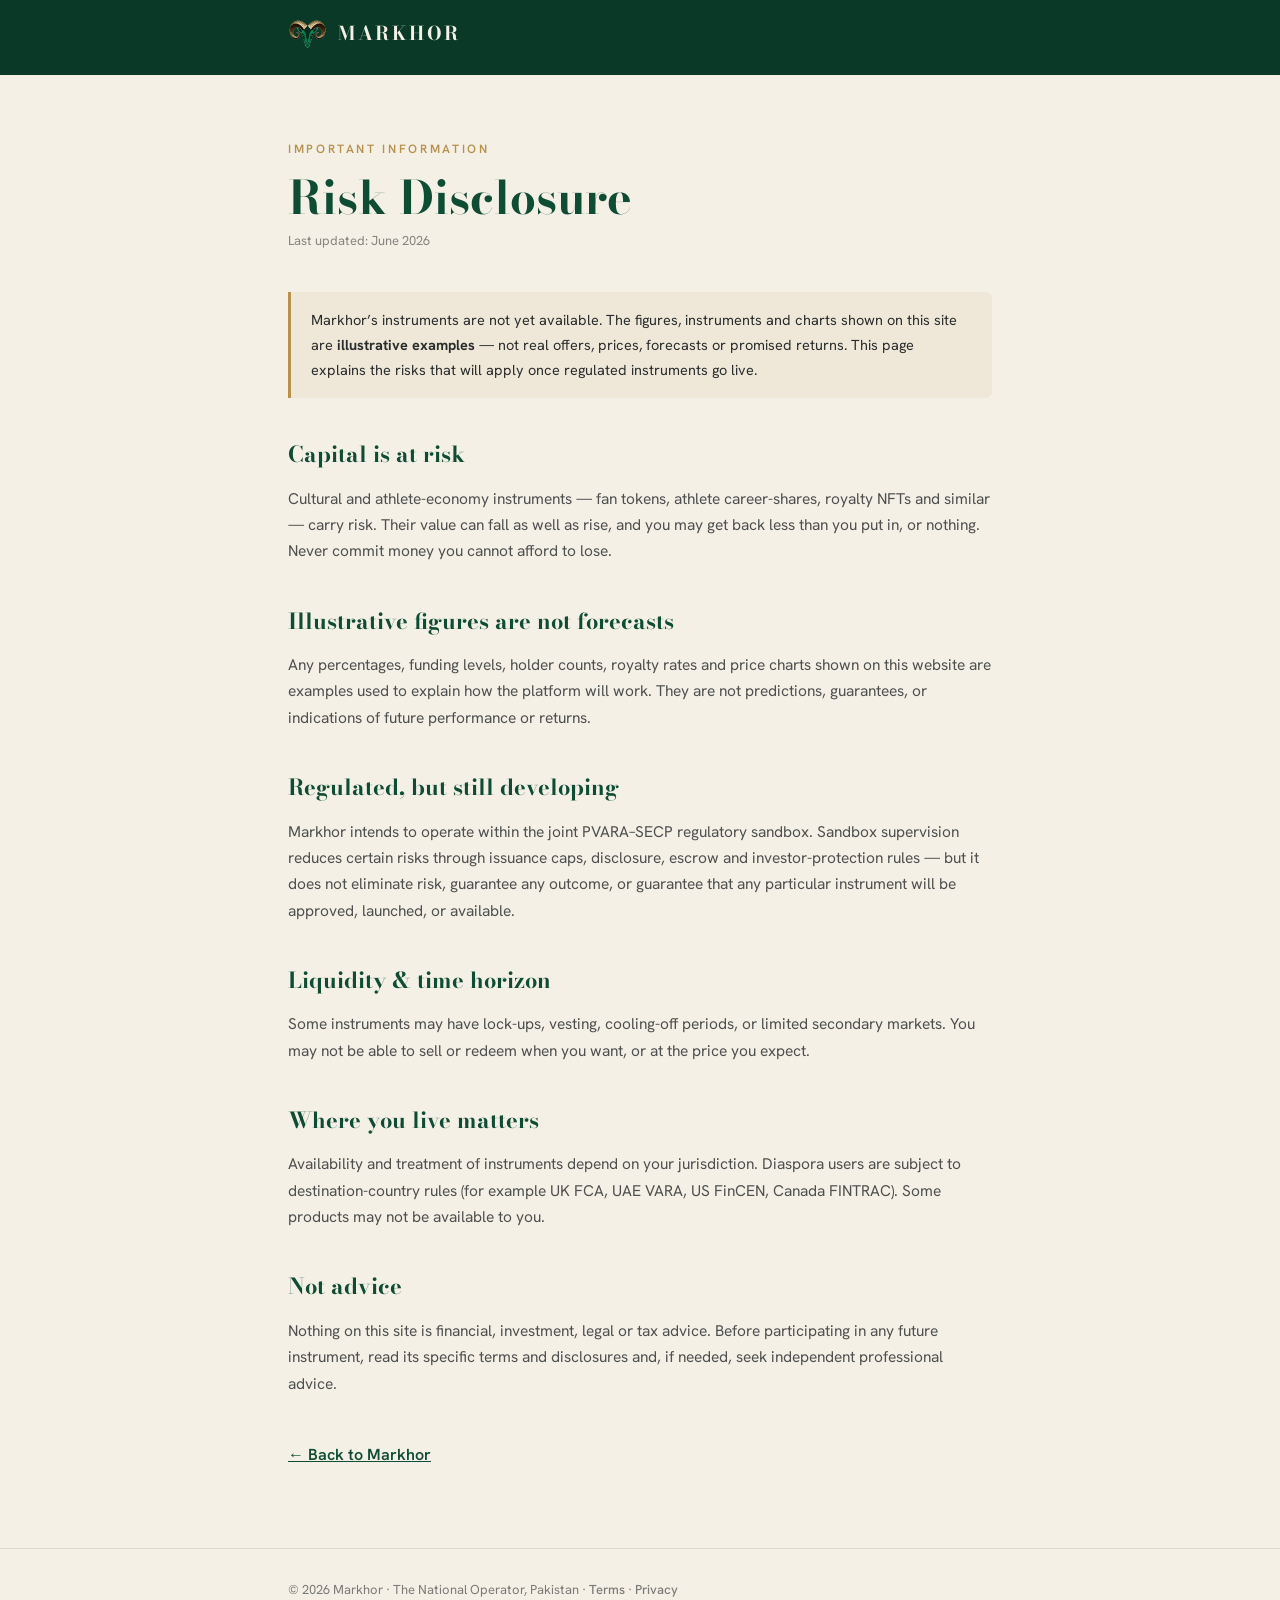
<file: risk.html>
<!DOCTYPE html>
<html lang="en">
<head>
<meta charset="UTF-8">
<meta name="viewport" content="width=device-width, initial-scale=1.0">
<title>Risk Disclosure — Markhor</title>
<meta name="description" content="Important risk information about Markhor's planned regulated instruments.">
<link rel="icon" type="image/png" sizes="64x64" href="assets/img/favicon-64.png">
<link rel="apple-touch-icon" href="assets/img/apple-touch-icon.png">
<meta name="theme-color" content="#0a3a27">
<link rel="stylesheet" href="assets/fonts/fonts.css">
<style>
  :root{--bone:#F5F0E6;--brass:#B8924D;--emerald:#0E4D34;--emerald-deep:#0a3a27;--ink:#2A2D2E}
  *{margin:0;padding:0;box-sizing:border-box}
  body{font-family:'Hanken Grotesk',sans-serif;background:var(--bone);color:var(--ink);line-height:1.7;-webkit-font-smoothing:antialiased}
  .top{background:var(--emerald-deep);padding:18px 0}
  .wrap{max-width:760px;margin:0 auto;padding:0 28px}
  .brand{display:inline-flex;align-items:center;gap:11px;text-decoration:none}
  .brand img{height:30px}.brand b{font-family:'Bodoni Moda',serif;font-weight:800;font-size:19px;letter-spacing:.13em;color:var(--bone)}
  main{padding:64px 0 80px}
  .eyebrow{font-size:12px;font-weight:600;letter-spacing:.22em;text-transform:uppercase;color:var(--brass)}
  h1{font-family:'Bodoni Moda',serif;font-size:clamp(32px,5vw,46px);color:var(--emerald);margin:12px 0 8px;line-height:1.1}
  .upd{font-size:13px;color:rgba(42,45,46,.55);margin-bottom:40px}
  h2{font-family:'Bodoni Moda',serif;font-size:22px;color:var(--emerald);margin:38px 0 12px}
  p,li{font-size:15.5px;color:rgba(42,45,46,.82);margin-bottom:14px}
  ul{padding-left:22px}a{color:var(--brass);font-weight:500}
  .note{background:#efe8d8;border-left:3px solid var(--brass);padding:16px 20px;border-radius:0 6px 6px 0;margin:24px 0;font-size:14.5px}
  footer{border-top:1px solid rgba(42,45,46,.12);padding:30px 0;font-size:13px;color:rgba(42,45,46,.6)}
  footer a{color:inherit;text-decoration:none}
  .back{display:inline-block;margin-top:30px;font-weight:600;color:var(--emerald)}
</style>
</head>
<body>
<div class="top"><div class="wrap"><a class="brand" href="./"><img src="assets/img/markhor-head.png" alt=""><b>MARKHOR</b></a></div></div>
<main><div class="wrap">
  <div class="eyebrow">Important information</div>
  <h1>Risk Disclosure</h1>
  <div class="upd">Last updated: June 2026</div>

  <div class="note">Markhor’s instruments are not yet available. The figures, instruments and charts shown on this site are <strong>illustrative examples</strong> — not real offers, prices, forecasts or promised returns. This page explains the risks that will apply once regulated instruments go live.</div>

  <h2>Capital is at risk</h2>
  <p>Cultural and athlete-economy instruments — fan tokens, athlete career-shares, royalty NFTs and similar — carry risk. Their value can fall as well as rise, and you may get back less than you put in, or nothing. Never commit money you cannot afford to lose.</p>

  <h2>Illustrative figures are not forecasts</h2>
  <p>Any percentages, funding levels, holder counts, royalty rates and price charts shown on this website are examples used to explain how the platform will work. They are not predictions, guarantees, or indications of future performance or returns.</p>

  <h2>Regulated, but still developing</h2>
  <p>Markhor intends to operate within the joint PVARA–SECP regulatory sandbox. Sandbox supervision reduces certain risks through issuance caps, disclosure, escrow and investor-protection rules — but it does not eliminate risk, guarantee any outcome, or guarantee that any particular instrument will be approved, launched, or available.</p>

  <h2>Liquidity &amp; time horizon</h2>
  <p>Some instruments may have lock-ups, vesting, cooling-off periods, or limited secondary markets. You may not be able to sell or redeem when you want, or at the price you expect.</p>

  <h2>Where you live matters</h2>
  <p>Availability and treatment of instruments depend on your jurisdiction. Diaspora users are subject to destination-country rules (for example UK FCA, UAE VARA, US FinCEN, Canada FINTRAC). Some products may not be available to you.</p>

  <h2>Not advice</h2>
  <p>Nothing on this site is financial, investment, legal or tax advice. Before participating in any future instrument, read its specific terms and disclosures and, if needed, seek independent professional advice.</p>

  <a class="back" href="./">← Back to Markhor</a>
</div></main>
<footer><div class="wrap">© 2026 Markhor · The National Operator, Pakistan · <a href="terms.html">Terms</a> · <a href="privacy.html">Privacy</a></div></footer>
</body>
</html>
</file>
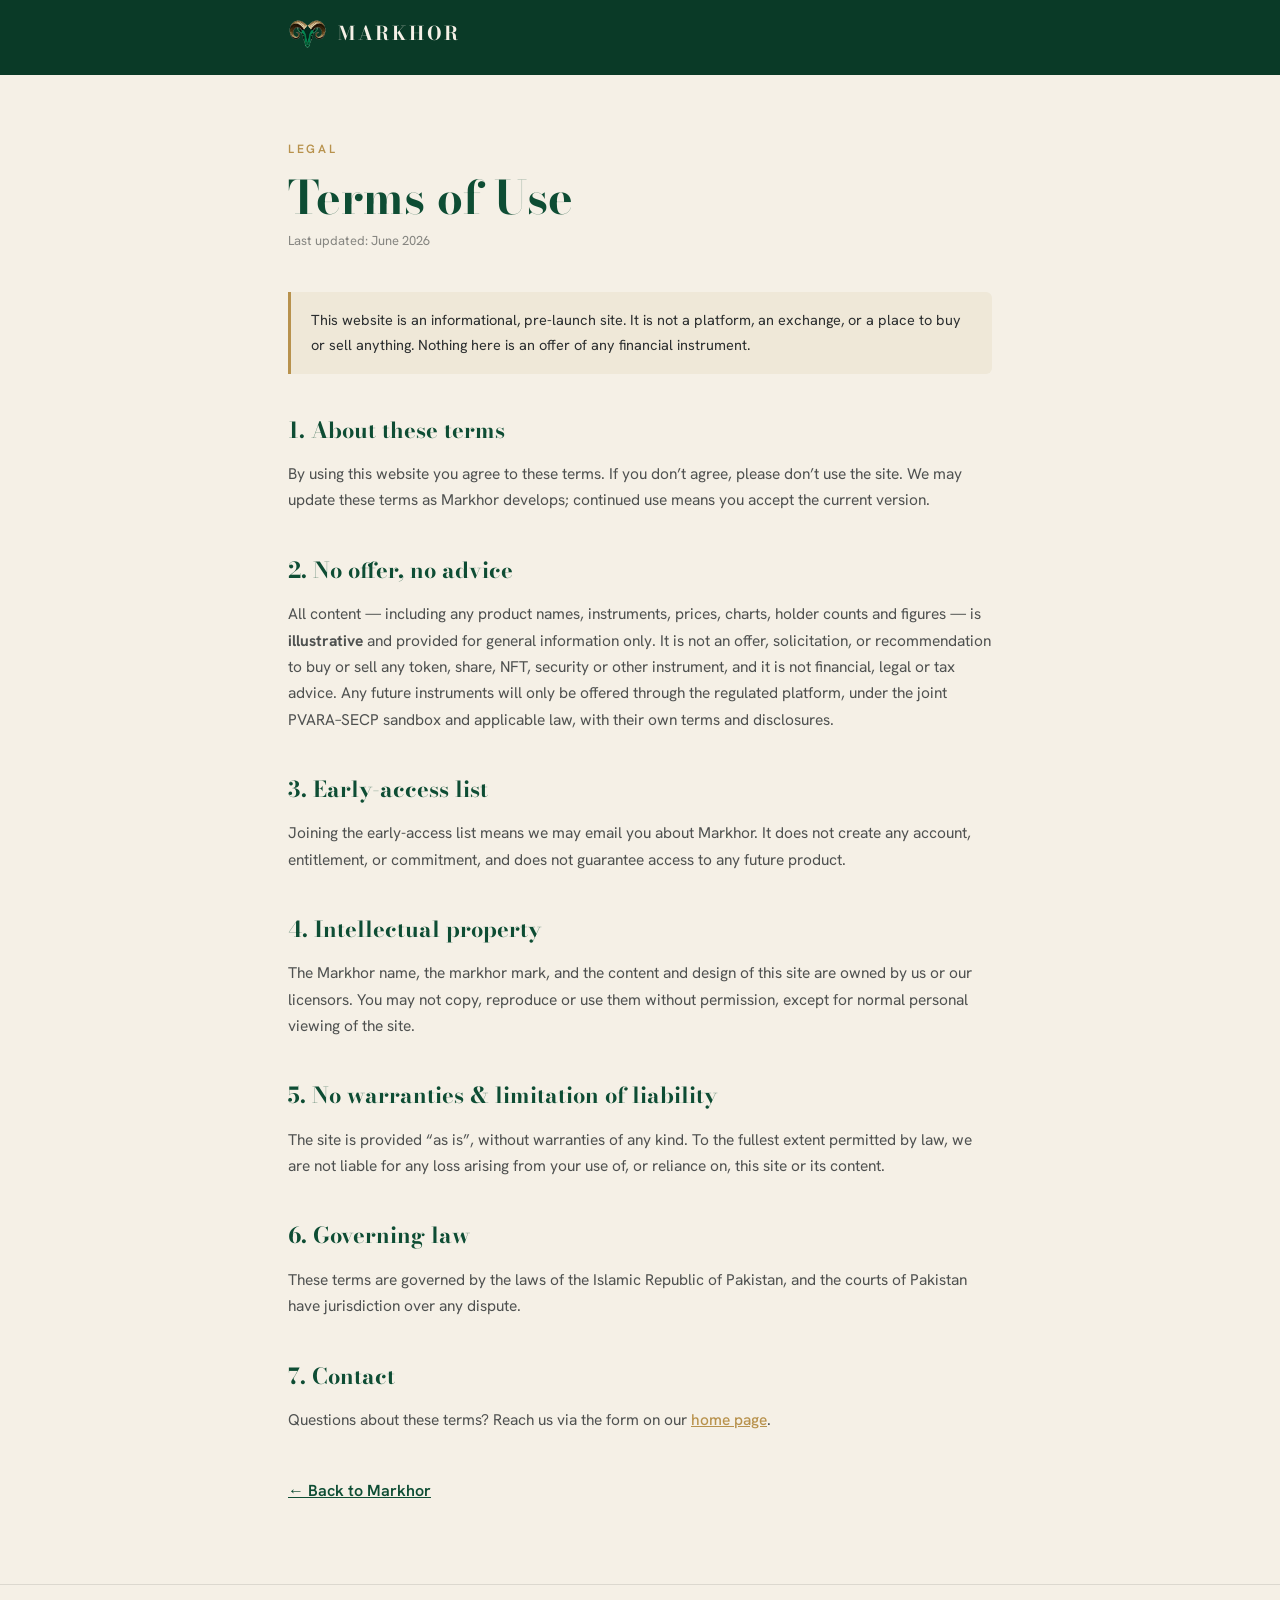
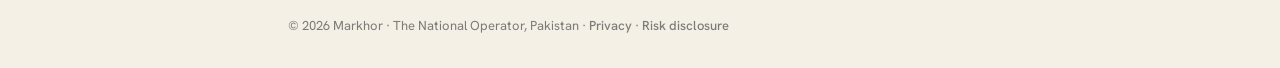
<file: terms.html>
<!DOCTYPE html>
<html lang="en">
<head>
<meta charset="UTF-8">
<meta name="viewport" content="width=device-width, initial-scale=1.0">
<title>Terms of Use — Markhor</title>
<meta name="description" content="Terms governing use of the Markhor pre-launch website.">
<link rel="icon" type="image/png" sizes="64x64" href="assets/img/favicon-64.png">
<link rel="apple-touch-icon" href="assets/img/apple-touch-icon.png">
<meta name="theme-color" content="#0a3a27">
<link rel="stylesheet" href="assets/fonts/fonts.css">
<style>
  :root{--bone:#F5F0E6;--brass:#B8924D;--emerald:#0E4D34;--emerald-deep:#0a3a27;--ink:#2A2D2E}
  *{margin:0;padding:0;box-sizing:border-box}
  body{font-family:'Hanken Grotesk',sans-serif;background:var(--bone);color:var(--ink);line-height:1.7;-webkit-font-smoothing:antialiased}
  .top{background:var(--emerald-deep);padding:18px 0}
  .wrap{max-width:760px;margin:0 auto;padding:0 28px}
  .brand{display:inline-flex;align-items:center;gap:11px;text-decoration:none}
  .brand img{height:30px}.brand b{font-family:'Bodoni Moda',serif;font-weight:800;font-size:19px;letter-spacing:.13em;color:var(--bone)}
  main{padding:64px 0 80px}
  .eyebrow{font-size:12px;font-weight:600;letter-spacing:.22em;text-transform:uppercase;color:var(--brass)}
  h1{font-family:'Bodoni Moda',serif;font-size:clamp(32px,5vw,46px);color:var(--emerald);margin:12px 0 8px;line-height:1.1}
  .upd{font-size:13px;color:rgba(42,45,46,.55);margin-bottom:40px}
  h2{font-family:'Bodoni Moda',serif;font-size:22px;color:var(--emerald);margin:38px 0 12px}
  p,li{font-size:15.5px;color:rgba(42,45,46,.82);margin-bottom:14px}
  ul{padding-left:22px}a{color:var(--brass);font-weight:500}
  .note{background:#efe8d8;border-left:3px solid var(--brass);padding:16px 20px;border-radius:0 6px 6px 0;margin:24px 0;font-size:14.5px}
  footer{border-top:1px solid rgba(42,45,46,.12);padding:30px 0;font-size:13px;color:rgba(42,45,46,.6)}
  footer a{color:inherit;text-decoration:none}
  .back{display:inline-block;margin-top:30px;font-weight:600;color:var(--emerald)}
</style>
</head>
<body>
<div class="top"><div class="wrap"><a class="brand" href="./"><img src="assets/img/markhor-head.png" alt=""><b>MARKHOR</b></a></div></div>
<main><div class="wrap">
  <div class="eyebrow">Legal</div>
  <h1>Terms of Use</h1>
  <div class="upd">Last updated: June 2026</div>

  <div class="note">This website is an informational, pre-launch site. It is not a platform, an exchange, or a place to buy or sell anything. Nothing here is an offer of any financial instrument.</div>

  <h2>1. About these terms</h2>
  <p>By using this website you agree to these terms. If you don’t agree, please don’t use the site. We may update these terms as Markhor develops; continued use means you accept the current version.</p>

  <h2>2. No offer, no advice</h2>
  <p>All content — including any product names, instruments, prices, charts, holder counts and figures — is <strong>illustrative</strong> and provided for general information only. It is not an offer, solicitation, or recommendation to buy or sell any token, share, NFT, security or other instrument, and it is not financial, legal or tax advice. Any future instruments will only be offered through the regulated platform, under the joint PVARA–SECP sandbox and applicable law, with their own terms and disclosures.</p>

  <h2>3. Early-access list</h2>
  <p>Joining the early-access list means we may email you about Markhor. It does not create any account, entitlement, or commitment, and does not guarantee access to any future product.</p>

  <h2>4. Intellectual property</h2>
  <p>The Markhor name, the markhor mark, and the content and design of this site are owned by us or our licensors. You may not copy, reproduce or use them without permission, except for normal personal viewing of the site.</p>

  <h2>5. No warranties &amp; limitation of liability</h2>
  <p>The site is provided “as is”, without warranties of any kind. To the fullest extent permitted by law, we are not liable for any loss arising from your use of, or reliance on, this site or its content.</p>

  <h2>6. Governing law</h2>
  <p>These terms are governed by the laws of the Islamic Republic of Pakistan, and the courts of Pakistan have jurisdiction over any dispute.</p>

  <h2>7. Contact</h2>
  <p>Questions about these terms? Reach us via the form on our <a href="index.html#get">home page</a>.</p>

  <a class="back" href="./">← Back to Markhor</a>
</div></main>
<footer><div class="wrap">© 2026 Markhor · The National Operator, Pakistan · <a href="privacy.html">Privacy</a> · <a href="risk.html">Risk disclosure</a></div></footer>
</body>
</html>
</file>
<file: assets/fonts/fonts.css>
/* Self-hosted: Bodoni Moda, Hanken Grotesk, JetBrains Mono (latin + latin-ext) */
@font-face {
  font-family: 'Bodoni Moda';
  font-style: italic;
  font-weight: 500;
  font-display: swap;
  src: url(bodonimoda-500i-latin-ext.woff2) format('woff2');
  unicode-range: U+0100-02BA, U+02BD-02C5, U+02C7-02CC, U+02CE-02D7, U+02DD-02FF, U+0304, U+0308, U+0329, U+1D00-1DBF, U+1E00-1E9F, U+1EF2-1EFF, U+2020, U+20A0-20AB, U+20AD-20C0, U+2113, U+2C60-2C7F, U+A720-A7FF;
}

@font-face {
  font-family: 'Bodoni Moda';
  font-style: italic;
  font-weight: 500;
  font-display: swap;
  src: url(bodonimoda-500i-latin.woff2) format('woff2');
  unicode-range: U+0000-00FF, U+0131, U+0152-0153, U+02BB-02BC, U+02C6, U+02DA, U+02DC, U+0304, U+0308, U+0329, U+2000-206F, U+20AC, U+2122, U+2191, U+2193, U+2212, U+2215, U+FEFF, U+FFFD;
}

@font-face {
  font-family: 'Bodoni Moda';
  font-style: italic;
  font-weight: 600;
  font-display: swap;
  src: url(bodonimoda-600i-latin-ext.woff2) format('woff2');
  unicode-range: U+0100-02BA, U+02BD-02C5, U+02C7-02CC, U+02CE-02D7, U+02DD-02FF, U+0304, U+0308, U+0329, U+1D00-1DBF, U+1E00-1E9F, U+1EF2-1EFF, U+2020, U+20A0-20AB, U+20AD-20C0, U+2113, U+2C60-2C7F, U+A720-A7FF;
}

@font-face {
  font-family: 'Bodoni Moda';
  font-style: italic;
  font-weight: 600;
  font-display: swap;
  src: url(bodonimoda-600i-latin.woff2) format('woff2');
  unicode-range: U+0000-00FF, U+0131, U+0152-0153, U+02BB-02BC, U+02C6, U+02DA, U+02DC, U+0304, U+0308, U+0329, U+2000-206F, U+20AC, U+2122, U+2191, U+2193, U+2212, U+2215, U+FEFF, U+FFFD;
}

@font-face {
  font-family: 'Bodoni Moda';
  font-style: normal;
  font-weight: 500;
  font-display: swap;
  src: url(bodonimoda-500-latin-ext.woff2) format('woff2');
  unicode-range: U+0100-02BA, U+02BD-02C5, U+02C7-02CC, U+02CE-02D7, U+02DD-02FF, U+0304, U+0308, U+0329, U+1D00-1DBF, U+1E00-1E9F, U+1EF2-1EFF, U+2020, U+20A0-20AB, U+20AD-20C0, U+2113, U+2C60-2C7F, U+A720-A7FF;
}

@font-face {
  font-family: 'Bodoni Moda';
  font-style: normal;
  font-weight: 500;
  font-display: swap;
  src: url(bodonimoda-500-latin.woff2) format('woff2');
  unicode-range: U+0000-00FF, U+0131, U+0152-0153, U+02BB-02BC, U+02C6, U+02DA, U+02DC, U+0304, U+0308, U+0329, U+2000-206F, U+20AC, U+2122, U+2191, U+2193, U+2212, U+2215, U+FEFF, U+FFFD;
}

@font-face {
  font-family: 'Bodoni Moda';
  font-style: normal;
  font-weight: 600;
  font-display: swap;
  src: url(bodonimoda-600-latin-ext.woff2) format('woff2');
  unicode-range: U+0100-02BA, U+02BD-02C5, U+02C7-02CC, U+02CE-02D7, U+02DD-02FF, U+0304, U+0308, U+0329, U+1D00-1DBF, U+1E00-1E9F, U+1EF2-1EFF, U+2020, U+20A0-20AB, U+20AD-20C0, U+2113, U+2C60-2C7F, U+A720-A7FF;
}

@font-face {
  font-family: 'Bodoni Moda';
  font-style: normal;
  font-weight: 600;
  font-display: swap;
  src: url(bodonimoda-600-latin.woff2) format('woff2');
  unicode-range: U+0000-00FF, U+0131, U+0152-0153, U+02BB-02BC, U+02C6, U+02DA, U+02DC, U+0304, U+0308, U+0329, U+2000-206F, U+20AC, U+2122, U+2191, U+2193, U+2212, U+2215, U+FEFF, U+FFFD;
}

@font-face {
  font-family: 'Bodoni Moda';
  font-style: normal;
  font-weight: 700;
  font-display: swap;
  src: url(bodonimoda-700-latin-ext.woff2) format('woff2');
  unicode-range: U+0100-02BA, U+02BD-02C5, U+02C7-02CC, U+02CE-02D7, U+02DD-02FF, U+0304, U+0308, U+0329, U+1D00-1DBF, U+1E00-1E9F, U+1EF2-1EFF, U+2020, U+20A0-20AB, U+20AD-20C0, U+2113, U+2C60-2C7F, U+A720-A7FF;
}

@font-face {
  font-family: 'Bodoni Moda';
  font-style: normal;
  font-weight: 700;
  font-display: swap;
  src: url(bodonimoda-700-latin.woff2) format('woff2');
  unicode-range: U+0000-00FF, U+0131, U+0152-0153, U+02BB-02BC, U+02C6, U+02DA, U+02DC, U+0304, U+0308, U+0329, U+2000-206F, U+20AC, U+2122, U+2191, U+2193, U+2212, U+2215, U+FEFF, U+FFFD;
}

@font-face {
  font-family: 'Hanken Grotesk';
  font-style: normal;
  font-weight: 400;
  font-display: swap;
  src: url(hankengrotesk-400-latin-ext.woff2) format('woff2');
  unicode-range: U+0100-02BA, U+02BD-02C5, U+02C7-02CC, U+02CE-02D7, U+02DD-02FF, U+0304, U+0308, U+0329, U+1D00-1DBF, U+1E00-1E9F, U+1EF2-1EFF, U+2020, U+20A0-20AB, U+20AD-20C0, U+2113, U+2C60-2C7F, U+A720-A7FF;
}

@font-face {
  font-family: 'Hanken Grotesk';
  font-style: normal;
  font-weight: 400;
  font-display: swap;
  src: url(hankengrotesk-400-latin.woff2) format('woff2');
  unicode-range: U+0000-00FF, U+0131, U+0152-0153, U+02BB-02BC, U+02C6, U+02DA, U+02DC, U+0304, U+0308, U+0329, U+2000-206F, U+20AC, U+2122, U+2191, U+2193, U+2212, U+2215, U+FEFF, U+FFFD;
}

@font-face {
  font-family: 'Hanken Grotesk';
  font-style: normal;
  font-weight: 500;
  font-display: swap;
  src: url(hankengrotesk-500-latin-ext.woff2) format('woff2');
  unicode-range: U+0100-02BA, U+02BD-02C5, U+02C7-02CC, U+02CE-02D7, U+02DD-02FF, U+0304, U+0308, U+0329, U+1D00-1DBF, U+1E00-1E9F, U+1EF2-1EFF, U+2020, U+20A0-20AB, U+20AD-20C0, U+2113, U+2C60-2C7F, U+A720-A7FF;
}

@font-face {
  font-family: 'Hanken Grotesk';
  font-style: normal;
  font-weight: 500;
  font-display: swap;
  src: url(hankengrotesk-500-latin.woff2) format('woff2');
  unicode-range: U+0000-00FF, U+0131, U+0152-0153, U+02BB-02BC, U+02C6, U+02DA, U+02DC, U+0304, U+0308, U+0329, U+2000-206F, U+20AC, U+2122, U+2191, U+2193, U+2212, U+2215, U+FEFF, U+FFFD;
}

@font-face {
  font-family: 'Hanken Grotesk';
  font-style: normal;
  font-weight: 600;
  font-display: swap;
  src: url(hankengrotesk-600-latin-ext.woff2) format('woff2');
  unicode-range: U+0100-02BA, U+02BD-02C5, U+02C7-02CC, U+02CE-02D7, U+02DD-02FF, U+0304, U+0308, U+0329, U+1D00-1DBF, U+1E00-1E9F, U+1EF2-1EFF, U+2020, U+20A0-20AB, U+20AD-20C0, U+2113, U+2C60-2C7F, U+A720-A7FF;
}

@font-face {
  font-family: 'Hanken Grotesk';
  font-style: normal;
  font-weight: 600;
  font-display: swap;
  src: url(hankengrotesk-600-latin.woff2) format('woff2');
  unicode-range: U+0000-00FF, U+0131, U+0152-0153, U+02BB-02BC, U+02C6, U+02DA, U+02DC, U+0304, U+0308, U+0329, U+2000-206F, U+20AC, U+2122, U+2191, U+2193, U+2212, U+2215, U+FEFF, U+FFFD;
}

@font-face {
  font-family: 'Hanken Grotesk';
  font-style: normal;
  font-weight: 700;
  font-display: swap;
  src: url(hankengrotesk-700-latin-ext.woff2) format('woff2');
  unicode-range: U+0100-02BA, U+02BD-02C5, U+02C7-02CC, U+02CE-02D7, U+02DD-02FF, U+0304, U+0308, U+0329, U+1D00-1DBF, U+1E00-1E9F, U+1EF2-1EFF, U+2020, U+20A0-20AB, U+20AD-20C0, U+2113, U+2C60-2C7F, U+A720-A7FF;
}

@font-face {
  font-family: 'Hanken Grotesk';
  font-style: normal;
  font-weight: 700;
  font-display: swap;
  src: url(hankengrotesk-700-latin.woff2) format('woff2');
  unicode-range: U+0000-00FF, U+0131, U+0152-0153, U+02BB-02BC, U+02C6, U+02DA, U+02DC, U+0304, U+0308, U+0329, U+2000-206F, U+20AC, U+2122, U+2191, U+2193, U+2212, U+2215, U+FEFF, U+FFFD;
}

@font-face {
  font-family: 'JetBrains Mono';
  font-style: normal;
  font-weight: 400;
  font-display: swap;
  src: url(jetbrainsmono-400-latin-ext.woff2) format('woff2');
  unicode-range: U+0100-02BA, U+02BD-02C5, U+02C7-02CC, U+02CE-02D7, U+02DD-02FF, U+0304, U+0308, U+0329, U+1D00-1DBF, U+1E00-1E9F, U+1EF2-1EFF, U+2020, U+20A0-20AB, U+20AD-20C0, U+2113, U+2C60-2C7F, U+A720-A7FF;
}

@font-face {
  font-family: 'JetBrains Mono';
  font-style: normal;
  font-weight: 400;
  font-display: swap;
  src: url(jetbrainsmono-400-latin.woff2) format('woff2');
  unicode-range: U+0000-00FF, U+0131, U+0152-0153, U+02BB-02BC, U+02C6, U+02DA, U+02DC, U+0304, U+0308, U+0329, U+2000-206F, U+20AC, U+2122, U+2191, U+2193, U+2212, U+2215, U+FEFF, U+FFFD;
}

@font-face {
  font-family: 'JetBrains Mono';
  font-style: normal;
  font-weight: 500;
  font-display: swap;
  src: url(jetbrainsmono-500-latin-ext.woff2) format('woff2');
  unicode-range: U+0100-02BA, U+02BD-02C5, U+02C7-02CC, U+02CE-02D7, U+02DD-02FF, U+0304, U+0308, U+0329, U+1D00-1DBF, U+1E00-1E9F, U+1EF2-1EFF, U+2020, U+20A0-20AB, U+20AD-20C0, U+2113, U+2C60-2C7F, U+A720-A7FF;
}

@font-face {
  font-family: 'JetBrains Mono';
  font-style: normal;
  font-weight: 500;
  font-display: swap;
  src: url(jetbrainsmono-500-latin.woff2) format('woff2');
  unicode-range: U+0000-00FF, U+0131, U+0152-0153, U+02BB-02BC, U+02C6, U+02DA, U+02DC, U+0304, U+0308, U+0329, U+2000-206F, U+20AC, U+2122, U+2191, U+2193, U+2212, U+2215, U+FEFF, U+FFFD;
}

@font-face {
  font-family: 'JetBrains Mono';
  font-style: normal;
  font-weight: 600;
  font-display: swap;
  src: url(jetbrainsmono-600-latin-ext.woff2) format('woff2');
  unicode-range: U+0100-02BA, U+02BD-02C5, U+02C7-02CC, U+02CE-02D7, U+02DD-02FF, U+0304, U+0308, U+0329, U+1D00-1DBF, U+1E00-1E9F, U+1EF2-1EFF, U+2020, U+20A0-20AB, U+20AD-20C0, U+2113, U+2C60-2C7F, U+A720-A7FF;
}

@font-face {
  font-family: 'JetBrains Mono';
  font-style: normal;
  font-weight: 600;
  font-display: swap;
  src: url(jetbrainsmono-600-latin.woff2) format('woff2');
  unicode-range: U+0000-00FF, U+0131, U+0152-0153, U+02BB-02BC, U+02C6, U+02DA, U+02DC, U+0304, U+0308, U+0329, U+2000-206F, U+20AC, U+2122, U+2191, U+2193, U+2212, U+2215, U+FEFF, U+FFFD;
}
</file>
